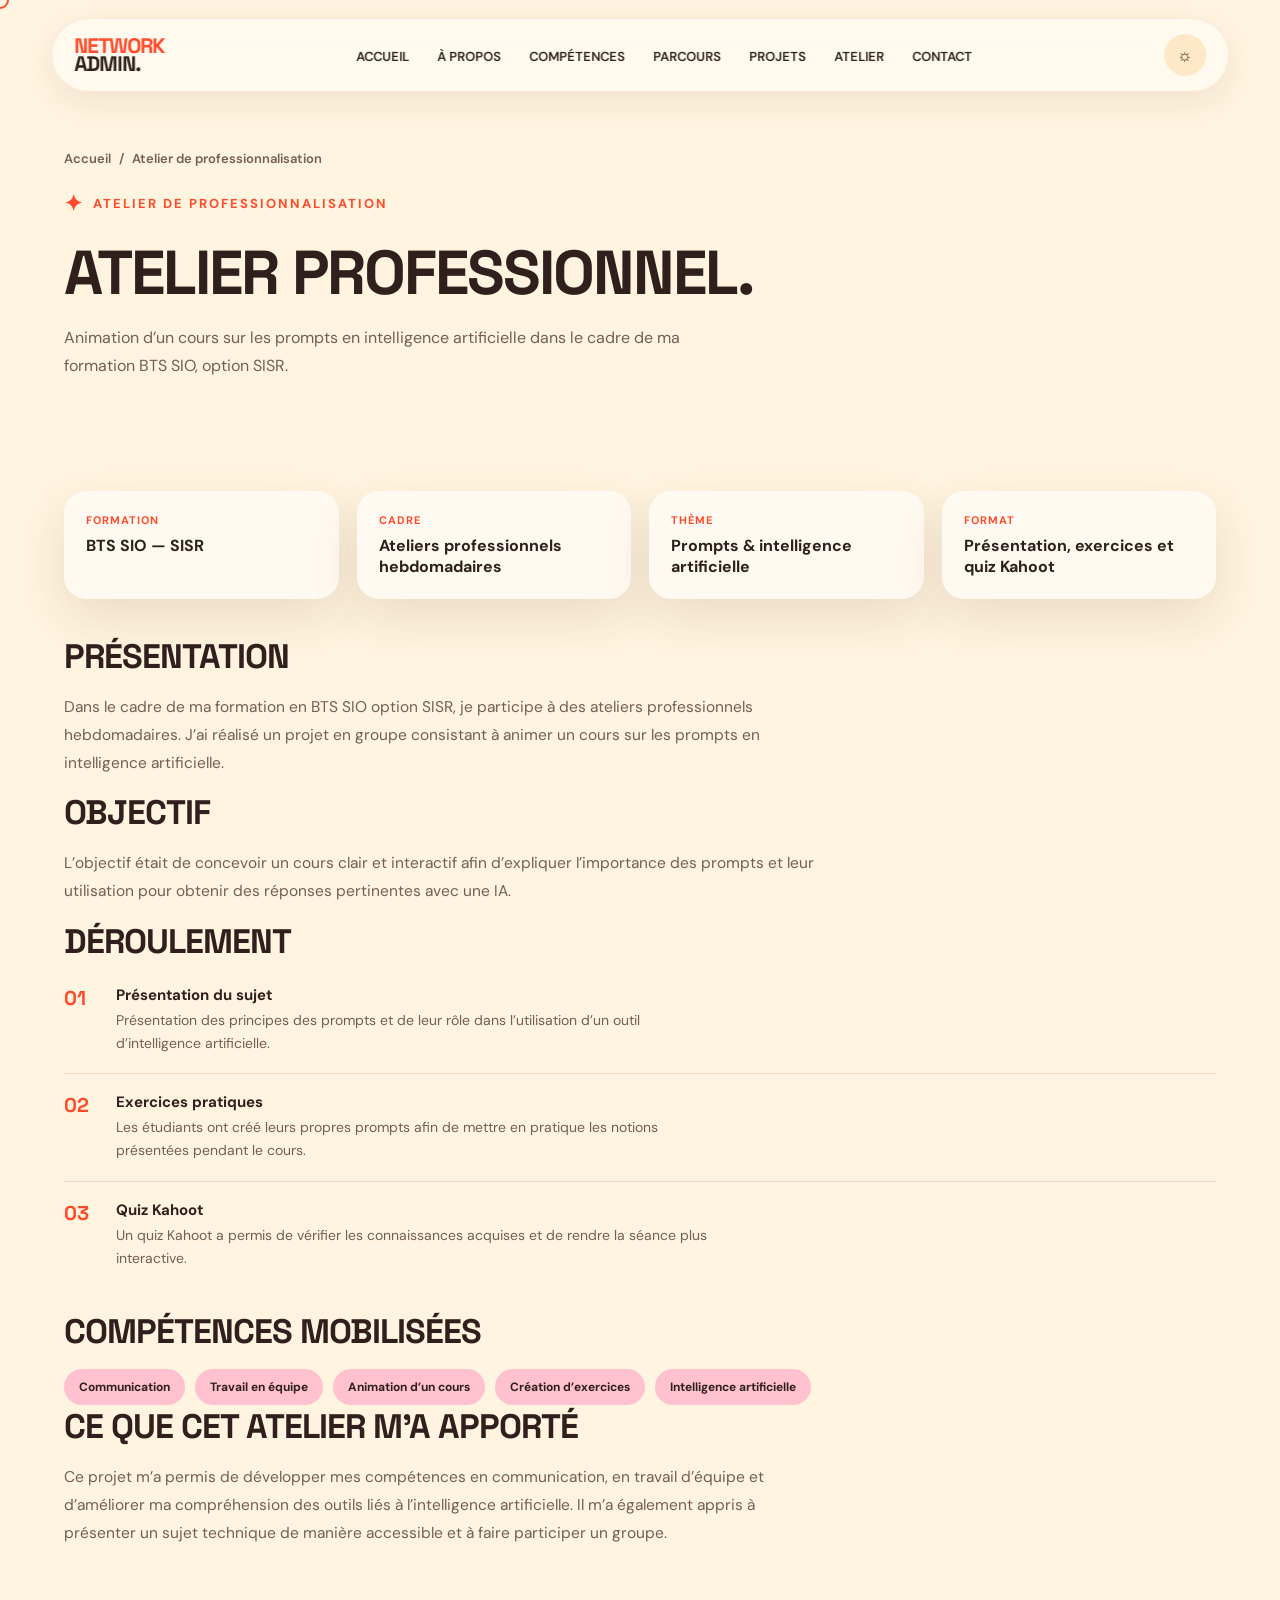
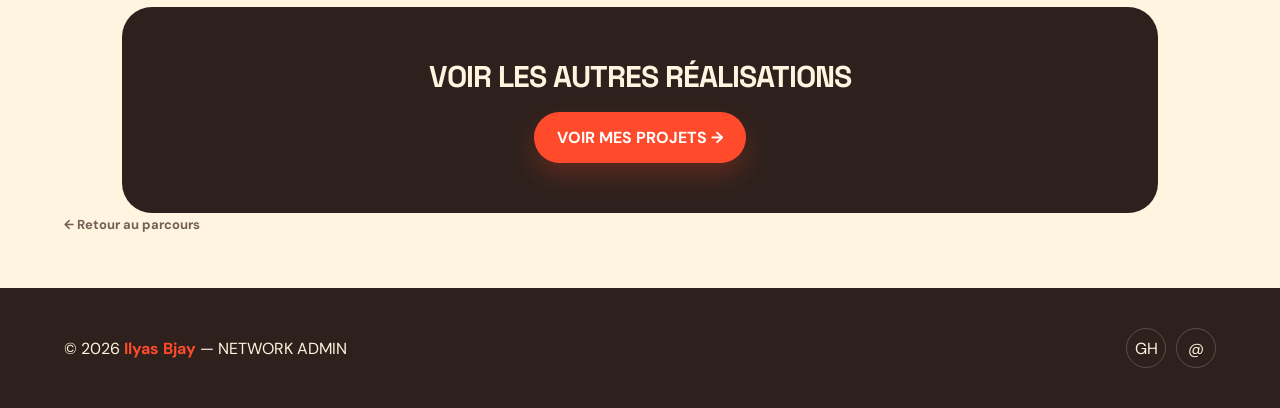
<file: atelier-professionnel.html>
<!DOCTYPE html>
<html lang="fr">
<head>
<meta charset="UTF-8">
<meta name="viewport" content="width=device-width, initial-scale=1.0">

<title>Atelier de professionnalisation — Ilyas Bjay</title>

<link rel="preconnect" href="https://fonts.googleapis.com">
<link rel="preconnect" href="https://fonts.gstatic.com" crossorigin>
<link href="https://fonts.googleapis.com/css2?family=DM+Sans:wght@400;500;600;700&family=Space+Grotesk:wght@400;500;600;700&display=swap" rel="stylesheet">

<style>

/* =========================================================
   PALETTE
========================================================= */

:root{
    --cream:#fff4df;
    --cream-2:#ffe8c7;
    --orange:#ff4b2b;
    --orange-dark:#e83b20;
    --coral:#ff725c;
    --pink:#ff82aa;
    --pink-light:#ffc0d0;
    --yellow:#ffd56a;
    --brown:#2e211d;
    --muted:#745f56;
    --white:#fffaf1;
    --green:#58b89c;
    --purple:#9c7cff;

    --shadow:0 18px 50px rgba(93,45,27,.12);
    --radius:30px;
}

*{
    box-sizing:border-box;
    margin:0;
    padding:0;
}

html{
    scroll-behavior:smooth;
}

body{
    font-family:"DM Sans",sans-serif;
    background:var(--cream);
    color:var(--brown);
    overflow-x:hidden;
}

body.dark{
    --cream:#211917;
    --cream-2:#332421;
    --white:#2a211e;
    --brown:#fff4df;
    --muted:#d7bfb5;
    --shadow:0 18px 50px rgba(0,0,0,.25);
}

a{
    color:inherit;
    text-decoration:none;
}

button{
    font-family:inherit;
    border:0;
    cursor:pointer;
}

/* =========================================================
   CURSEUR
========================================================= */

.cursor{
    width:18px;
    height:18px;
    border:2px solid var(--orange);
    border-radius:50%;
    position:fixed;
    pointer-events:none;
    z-index:9999;
    transform:translate(-50%,-50%);
    transition:
        width .2s,
        height .2s,
        background .2s;
}

.cursor.active{
    width:45px;
    height:45px;
    background:rgba(255,75,43,.12);
}

/* =========================================================
   DECORATIONS
========================================================= */

.shape{
    position:absolute;
    pointer-events:none;
    z-index:0;
}

.blob{
    width:480px;
    height:480px;
    background:var(--pink);
    border-radius:55% 45% 60% 40%;
    opacity:.85;
    animation:blobMove 8s ease-in-out infinite;
}

.blob.orange{
    background:var(--orange);
    width:300px;
    height:300px;
}

.star{
    font-size:55px;
    color:var(--orange);
    animation:spin 10s linear infinite;
}

@keyframes blobMove{
    0%,100%{transform:rotate(0deg) scale(1)}
    50%{transform:rotate(8deg) scale(1.05)}
}

@keyframes spin{
    from{transform:rotate(0)}
    to{transform:rotate(360deg)}
}

/* =========================================================
   NAVBAR
========================================================= */

nav{
    position:fixed;
    top:18px;
    left:50%;
    transform:translateX(-50%);
    width:min(1180px,92%);
    padding:15px 22px;
    background:rgba(255,250,241,.88);
    backdrop-filter:blur(18px);
    border:1px solid rgba(255,75,43,.1);
    border-radius:50px;
    display:flex;
    align-items:center;
    justify-content:space-between;
    z-index:1000;
    box-shadow:0 10px 35px rgba(70,30,15,.08);
}

body.dark nav{
    background:rgba(42,33,30,.9);
}

.logo{
    font-family:"Space Grotesk",sans-serif;
    font-weight:700;
    line-height:.85;
    color:var(--orange);
    font-size:21px;
    letter-spacing:-1px;
}

.logo span{
    color:var(--brown);
}

.nav-links{
    display:flex;
    gap:28px;
    list-style:none;
}

.nav-links a{
    font-size:13px;
    font-weight:600;
    transition:.25s;
}

.nav-links a:hover{
    color:var(--orange);
}

.nav-actions{
    display:flex;
    align-items:center;
    gap:9px;
}

.circle-btn{
    width:42px;
    height:42px;
    border-radius:50%;
    background:var(--cream-2);
    color:var(--brown);
    display:grid;
    place-items:center;
    font-size:17px;
    transition:.25s;
}

.circle-btn:hover{
    transform:rotate(12deg) scale(1.08);
    background:var(--pink-light);
}

.menu-btn{
    display:none;
}

/* =========================================================
   HERO
========================================================= */

.hero{
    min-height:850px;
    padding:150px max(5%,calc((100vw - 1180px)/2)) 80px;
    position:relative;
    display:grid;
    grid-template-columns:1fr 1fr;
    align-items:center;
    gap:50px;
    overflow:hidden;
}

.hero-content{
    position:relative;
    z-index:2;
}

.eyebrow{
    display:inline-flex;
    align-items:center;
    gap:9px;
    color:var(--orange);
    font-size:13px;
    font-weight:700;
    letter-spacing:2px;
    text-transform:uppercase;
    margin-bottom:25px;
}

.eyebrow::before{
    content:"✦";
    font-size:22px;
}

.hero h1{
    font-family:"Space Grotesk",sans-serif;
    font-size:clamp(60px,7vw,105px);
    line-height:.83;
    letter-spacing:-6px;
    text-transform:uppercase;
}

.hero h1 .orange{
    color:var(--orange);
}

.hero h1 .pink{
    color:var(--pink);
    font-style:italic;
}

.hero-description{
    max-width:480px;
    margin:30px 0;
    color:var(--muted);
    font-size:16px;
    line-height:1.7;
}

.hero-buttons{
    display:flex;
    gap:12px;
    flex-wrap:wrap;
}

.btn{
    display:inline-flex;
    align-items:center;
    gap:12px;
    padding:15px 23px;
    border-radius:50px;
    font-weight:700;
    transition:.3s;
}

.btn-primary{
    background:var(--orange);
    color:white;
    box-shadow:0 12px 25px rgba(255,75,43,.22);
}

.btn-primary:hover{
    transform:translateY(-4px);
    box-shadow:0 17px 35px rgba(255,75,43,.3);
}

.btn-secondary{
    border:2px solid var(--brown);
}

.btn-secondary:hover{
    background:var(--brown);
    color:var(--cream);
}

.hero-visual{
    height:550px;
    position:relative;
    z-index:2;
}

.profile-card{
    position:absolute;
    inset:30px 20px 30px 30px;
    background:var(--pink);
    border-radius:45% 45% 40% 40%;
    overflow:hidden;
    box-shadow:var(--shadow);
    display:flex;
    align-items:flex-end;
    justify-content:center;
}

.profile-card::before{
    content:"";
    position:absolute;
    width:90%;
    height:90%;
    background:var(--orange);
    border-radius:50%;
    top:-25%;
    left:-30%;
    opacity:.8;
}

.profile-placeholder{
    width:72%;
    height:85%;
    background:linear-gradient(145deg,#ffd8c5,#ff9c82);
    border-radius:48% 48% 0 0;
    position:relative;
    z-index:2;
    display:flex;
    align-items:center;
    justify-content:center;
    font-size:120px;
}

.profile-placeholder::after{
    content:"NETWORK";
    position:absolute;
    bottom:35px;
    font-family:"Space Grotesk";
    font-size:24px;
    font-weight:700;
    color:var(--orange);
}

.floating-card{
    position:absolute;
    z-index:5;
    background:var(--white);
    border-radius:22px;
    padding:18px;
    box-shadow:var(--shadow);
    animation:float 4s ease-in-out infinite;
}

.status-card{
    top:35px;
    right:-5px;
}

.status-dot{
    display:inline-block;
    width:9px;
    height:9px;
    border-radius:50%;
    background:#39c98a;
    margin-right:7px;
    box-shadow:0 0 12px #39c98a;
}

.status-title{
    font-size:11px;
    font-weight:700;
    color:var(--green);
}

.status-value{
    font-size:22px;
    font-weight:700;
    margin-top:6px;
}

.terminal-card{
    bottom:45px;
    left:-35px;
    width:240px;
}

.terminal-card code{
    font-family:monospace;
    font-size:12px;
    color:var(--orange);
    line-height:1.7;
}

@keyframes float{
    0%,100%{transform:translateY(0)}
    50%{transform:translateY(-13px)}
}

/* =========================================================
   TICKER
========================================================= */

.ticker{
    overflow:hidden;
    background:var(--orange);
    color:white;
    padding:17px 0;
    transform:rotate(-1deg) scale(1.03);
}

.ticker-track{
    display:flex;
    width:max-content;
    animation:ticker 22s linear infinite;
}

.ticker span{
    font-family:"Space Grotesk";
    font-size:20px;
    font-weight:700;
    padding:0 25px;
    white-space:nowrap;
}

@keyframes ticker{
    to{transform:translateX(-50%)}
}

/* =========================================================
   SECTIONS
========================================================= */

section{
    padding:110px max(5%,calc((100vw - 1180px)/2));
    position:relative;
}

.section-title{
    font-family:"Space Grotesk";
    font-size:clamp(42px,6vw,75px);
    line-height:.9;
    text-transform:uppercase;
    letter-spacing:-4px;
    margin-bottom:45px;
}

.section-title span{
    color:var(--orange);
}

.section-intro{
    max-width:600px;
    color:var(--muted);
    line-height:1.7;
    margin-bottom:45px;
}

/* =========================================================
   NETWORK DASHBOARD
========================================================= */

.network-section{
    background:var(--cream-2);
}

.network-grid{
    display:grid;
    grid-template-columns:1.5fr 1fr;
    gap:25px;
}

.network-map{
    min-height:500px;
    background:var(--white);
    border-radius:var(--radius);
    padding:30px;
    position:relative;
    overflow:hidden;
    box-shadow:var(--shadow);
}

.network-map h3{
    font-family:"Space Grotesk";
    font-size:22px;
    margin-bottom:25px;
}

.network-lines{
    position:absolute;
    inset:80px 20px 20px;
}

.network-line{
    position:absolute;
    height:3px;
    background:linear-gradient(90deg,var(--pink),var(--orange));
    transform-origin:left;
    animation:linePulse 2s infinite;
}

.line1{width:250px;top:160px;left:110px;transform:rotate(-30deg)}
.line2{width:220px;top:160px;left:110px;transform:rotate(30deg)}
.line3{width:180px;top:160px;left:110px}
.line4{width:180px;top:160px;left:110px;transform:rotate(75deg)}

@keyframes linePulse{
    0%,100%{opacity:.4}
    50%{opacity:1}
}

.device{
    width:82px;
    height:82px;
    border-radius:24px;
    background:var(--cream-2);
    position:absolute;
    display:grid;
    place-items:center;
    font-size:30px;
    border:2px solid var(--pink-light);
    z-index:3;
    transition:.3s;
}

.device:hover{
    transform:scale(1.12) rotate(-5deg);
    background:var(--pink-light);
}

.device small{
    position:absolute;
    bottom:-24px;
    font-size:10px;
    font-weight:700;
    white-space:nowrap;
}

.router{left:70px;top:120px}
.server{right:75px;top:75px}
.pc{right:65px;bottom:80px}
.firewall{left:55px;bottom:70px}

.packets{
    position:absolute;
    width:11px;
    height:11px;
    border-radius:50%;
    background:var(--orange);
    z-index:4;
    animation:packet 3s linear infinite;
}

@keyframes packet{
    0%{left:110px;top:160px}
    100%{left:390px;top:90px}
}

.stats{
    display:grid;
    grid-template-columns:1fr 1fr;
    gap:20px;
}

.stat{
    background:var(--white);
    border-radius:var(--radius);
    padding:28px;
    box-shadow:var(--shadow);
    min-height:150px;
    transition:.3s;
}

.stat:hover{
    transform:translateY(-8px) rotate(1deg);
}

.stat-icon{
    font-size:25px;
    margin-bottom:15px;
}

.stat-number{
    font-family:"Space Grotesk";
    font-size:38px;
    font-weight:700;
    color:var(--orange);
}

.stat-label{
    color:var(--muted);
    font-size:13px;
}

/* =========================================================
   ABOUT
========================================================= */

.about-grid{
    display:grid;
    grid-template-columns:1fr 1.5fr;
    gap:60px;
    align-items:center;
}

.about-card{
    background:var(--orange);
    color:white;
    border-radius:40px;
    padding:50px;
    min-height:430px;
    display:flex;
    flex-direction:column;
    justify-content:space-between;
    transform:rotate(-2deg);
    box-shadow:var(--shadow);
}

.about-card h3{
    font-family:"Space Grotesk";
    font-size:48px;
    line-height:.9;
}

.about-card .big-symbol{
    font-size:120px;
    line-height:.8;
}

.about-text h2{
    font-family:"Space Grotesk";
    font-size:40px;
    margin-bottom:20px;
}

.about-text p{
    color:var(--muted);
    line-height:1.8;
    margin-bottom:20px;
}

.tags{
    display:flex;
    flex-wrap:wrap;
    gap:10px;
}

.tag{
    padding:10px 15px;
    border-radius:30px;
    background:var(--pink-light);
    font-size:12px;
    font-weight:700;
}

/* =========================================================
   SKILLS
========================================================= */

.skills-section{
    background:var(--cream-2);
}

.skills-grid{
    display:grid;
    grid-template-columns:1fr 1fr;
    gap:25px;
}

.skill{
    background:var(--white);
    padding:25px;
    border-radius:25px;
    box-shadow:var(--shadow);
}

.skill-head{
    display:flex;
    justify-content:space-between;
    margin-bottom:13px;
    font-weight:700;
}

.skill-percent{
    color:var(--orange);
}

.progress{
    height:13px;
    background:var(--cream-2);
    border-radius:20px;
    overflow:hidden;
}

.progress-bar{
    height:100%;
    width:0;
    border-radius:20px;
    background:linear-gradient(90deg,var(--orange),var(--pink));
    transition:width 1.5s cubic-bezier(.2,.8,.2,1);
}

.skill:hover .progress-bar{
    filter:saturate(1.3);
}

/* =========================================================
   EXPERIENCE
========================================================= */

.timeline{
    position:relative;
    max-width:900px;
    margin:auto;
}

.timeline::before{
    content:"";
    position:absolute;
    left:50%;
    top:0;
    bottom:0;
    width:3px;
    background:linear-gradient(var(--orange),var(--pink));
    transform:translateX(-50%);
}

.timeline-item{
    width:50%;
    padding:20px 45px;
    position:relative;
}

.timeline-item:nth-child(odd){
    margin-right:auto;
    text-align:right;
}

.timeline-item:nth-child(even){
    margin-left:auto;
}

.timeline-dot{
    width:18px;
    height:18px;
    background:var(--orange);
    border:5px solid var(--cream);
    border-radius:50%;
    position:absolute;
    top:35px;
    right:-9px;
    z-index:2;
}

.timeline-item:nth-child(even) .timeline-dot{
    left:-9px;
}

.timeline-card{
    background:var(--white);
    border-radius:25px;
    padding:28px;
    box-shadow:var(--shadow);
    transition:.3s;
}

.timeline-card:hover{
    transform:translateY(-7px);
}

.timeline-card .date{
    color:var(--orange);
    font-weight:700;
    font-size:12px;
}

.timeline-card h3{
    font-family:"Space Grotesk";
    margin:8px 0;
}

.timeline-card p{
    color:var(--muted);
    line-height:1.6;
    font-size:14px;
}

/* =========================================================
   PROJECTS
========================================================= */

.projects-section{
    background:var(--orange);
    color:white;
}

.projects-section .section-title span{
    color:var(--yellow);
}

.projects-grid{
    display:grid;
    grid-template-columns:repeat(3,1fr);
    gap:20px;
}

.project{
    min-height:360px;
    background:var(--white);
    color:var(--brown);
    border-radius:30px;
    overflow:hidden;
    position:relative;
    transition:.4s;
    cursor:pointer;
}

.project:hover{
    transform:translateY(-12px) rotate(1deg);
}

.project-visual{
    height:200px;
    display:grid;
    place-items:center;
    font-size:70px;
    background:linear-gradient(135deg,var(--pink-light),var(--cream-2));
}

.project:nth-child(2) .project-visual{
    background:linear-gradient(135deg,#ffc5a4,#ff755c);
}

.project:nth-child(3) .project-visual{
    background:linear-gradient(135deg,#d9c7ff,#9c7cff);
}

.project-content{
    padding:22px;
}

.project-content small{
    color:var(--orange);
    font-weight:700;
}

.project-content h3{
    font-family:"Space Grotesk";
    font-size:24px;
    margin:5px 0 8px;
}

.project-content p{
    color:var(--muted);
    font-size:13px;
    line-height:1.5;
}

.project-arrow{
    position:absolute;
    right:18px;
    bottom:18px;
    width:42px;
    height:42px;
    border-radius:50%;
    background:var(--orange);
    color:white;
    display:grid;
    place-items:center;
}

/* =========================================================
   TERMINAL
========================================================= */

.terminal-section{
    background:#211917;
    color:#fff4df;
}

.terminal{
    max-width:950px;
    margin:auto;
    background:#151110;
    border-radius:25px;
    overflow:hidden;
    box-shadow:0 30px 80px rgba(0,0,0,.25);
    border:1px solid #493833;
}

.terminal-header{
    padding:15px 20px;
    display:flex;
    align-items:center;
    gap:7px;
    border-bottom:1px solid #493833;
}

.terminal-header i{
    width:11px;
    height:11px;
    border-radius:50%;
    background:var(--pink);
}

.terminal-header i:nth-child(2){background:var(--yellow)}
.terminal-header i:nth-child(3){background:var(--green)}

.terminal-body{
    padding:25px;
    min-height:320px;
    font-family:monospace;
    font-size:14px;
    line-height:1.8;
}

.terminal-output{
    color:#d9cbc3;
}

.terminal-input{
    display:flex;
    gap:8px;
}

.terminal-input span{
    color:#ff725c;
}

.terminal-input input{
    flex:1;
    background:none;
    border:0;
    outline:none;
    color:#fff4df;
    font:inherit;
}

/* =========================================================
   CONTACT
========================================================= */

.contact{
    background:var(--cream-2);
}

.contact-box{
    background:var(--pink);
    border-radius:45px;
    padding:70px;
    display:grid;
    grid-template-columns:1fr 1fr;
    gap:60px;
    position:relative;
    overflow:hidden;
    box-shadow:var(--shadow);
}

.contact-box::after{
    content:"✦";
    position:absolute;
    right:30px;
    bottom:-30px;
    font-size:180px;
    color:rgba(255,255,255,.25);
}

.contact-box h2{
    font-family:"Space Grotesk";
    font-size:clamp(45px,6vw,75px);
    line-height:.85;
    text-transform:uppercase;
}

.contact-box p{
    margin-top:25px;
    line-height:1.7;
}

.contact-form{
    display:flex;
    flex-direction:column;
    gap:12px;
    position:relative;
    z-index:2;
}

.contact-form input,
.contact-form textarea{
    border:0;
    padding:17px 20px;
    border-radius:15px;
    background:rgba(255,250,241,.8);
    color:var(--brown);
    font-family:inherit;
    outline:none;
}

.contact-form textarea{
    min-height:130px;
    resize:vertical;
}

.contact-form button{
    background:var(--orange);
    color:white;
    padding:17px;
    border-radius:50px;
    font-weight:700;
}

/* =========================================================
   FOOTER
========================================================= */

footer{
    background:var(--brown);
    color:var(--cream);
    padding:40px 5%;
    display:flex;
    justify-content:space-between;
    align-items:center;
}

footer strong{
    color:var(--orange);
}

.socials{
    display:flex;
    gap:10px;
}

.social{
    width:40px;
    height:40px;
    border:1px solid rgba(255,255,255,.2);
    border-radius:50%;
    display:grid;
    place-items:center;
    transition:.3s;
}

.social:hover{
    background:var(--orange);
    border-color:var(--orange);
    transform:translateY(-4px);
}

/* =========================================================
   MODAL
========================================================= */

.modal{
    position:fixed;
    inset:0;
    background:rgba(25,15,12,.75);
    backdrop-filter:blur(12px);
    display:none;
    place-items:center;
    z-index:3000;
    padding:20px;
}

.modal.show{
    display:grid;
}

.modal-box{
    width:min(650px,100%);
    background:var(--white);
    color:var(--brown);
    padding:40px;
    border-radius:30px;
    position:relative;
    animation:modalIn .3s ease;
}

@keyframes modalIn{
    from{transform:scale(.8);opacity:0}
    to{transform:scale(1);opacity:1}
}

.close-modal{
    position:absolute;
    right:20px;
    top:20px;
    width:38px;
    height:38px;
    border-radius:50%;
    background:var(--cream-2);
}

.modal-box h2{
    font-family:"Space Grotesk";
    font-size:40px;
    color:var(--orange);
    margin-bottom:15px;
}

.modal-box p{
    color:var(--muted);
    line-height:1.7;
}

/* =========================================================
   REVEAL
========================================================= */

.reveal{
    opacity:0;
    transform:translateY(40px);
    transition:opacity .8s ease,transform .8s ease;
}

.reveal.visible{
    opacity:1;
    transform:translateY(0);
}

/* =========================================================
   RESPONSIVE
========================================================= */

@media(max-width:850px){

    nav{
        width:94%;
    }

    .nav-links{
        display:none;
        position:absolute;
        top:70px;
        left:0;
        width:100%;
        background:var(--white);
        padding:20px;
        border-radius:25px;
        flex-direction:column;
        box-shadow:var(--shadow);
    }

    .nav-links.open{
        display:flex;
    }

    .menu-btn{
        display:grid;
    }

    .hero{
        grid-template-columns:1fr;
        padding-top:140px;
    }

    .hero h1{
        font-size:62px;
    }

    .hero-visual{
        height:450px;
    }

    .network-grid,
    .about-grid,
    .contact-box{
        grid-template-columns:1fr;
    }

    .projects-grid{
        grid-template-columns:1fr;
    }

    .skills-grid{
        grid-template-columns:1fr;
    }

    .timeline::before{
        left:10px;
    }

    .timeline-item,
    .timeline-item:nth-child(odd),
    .timeline-item:nth-child(even){
        width:100%;
        margin:0;
        padding-left:40px;
        padding-right:0;
        text-align:left;
    }

    .timeline-dot,
    .timeline-item:nth-child(even) .timeline-dot{
        left:1px;
        right:auto;
    }

    .contact-box{
        padding:40px 25px;
    }

    footer{
        flex-direction:column;
        gap:20px;
        text-align:center;
    }
}

@media(max-width:500px){

    section{
        padding:80px 5%;
    }

    .hero{
        padding-left:5%;
        padding-right:5%;
    }

    .hero h1{
        font-size:50px;
        letter-spacing:-3px;
    }

    .hero-visual{
        height:370px;
    }

    .profile-card{
        inset:20px;
    }

    .floating-card{
        transform:scale(.8);
    }

    .terminal-card{
        left:-15px;
    }

    .stats{
        grid-template-columns:1fr;
    }

    .network-map{
        min-height:420px;
    }
}


/* =========================================================
   SOUS-PAGES (ajouts)
========================================================= */

.subpage-hero{
    padding:150px max(5%,calc((100vw - 1180px)/2)) 50px;
}

.breadcrumb{
    font-size:13px;
    font-weight:600;
    color:var(--muted);
    margin-bottom:22px;
    display:flex;
    gap:8px;
    align-items:center;
    flex-wrap:wrap;
}

.breadcrumb a:hover{
    color:var(--orange);
}

.subpage-hero h1{
    font-family:"Space Grotesk",sans-serif;
    font-size:clamp(36px,5vw,62px);
    line-height:.98;
    letter-spacing:-2px;
    text-transform:uppercase;
    max-width:820px;
}

.subpage-lead{
    max-width:640px;
    color:var(--muted);
    font-size:16px;
    line-height:1.75;
    margin-top:20px;
}

.detail-section{
    padding:35px max(5%,calc((100vw - 1180px)/2));
}

.detail-section h2{
    font-family:"Space Grotesk",sans-serif;
    font-size:clamp(24px,3vw,34px);
    letter-spacing:-1px;
    text-transform:uppercase;
    margin-bottom:16px;
}

.detail-section p{
    color:var(--muted);
    line-height:1.8;
    font-size:15.5px;
    max-width:760px;
    margin-bottom:14px;
}

.info-card-grid{
    display:grid;
    grid-template-columns:repeat(auto-fit,minmax(210px,1fr));
    gap:18px;
    margin:26px 0 36px;
}

.info-card{
    background:var(--white);
    border-radius:22px;
    padding:22px;
    box-shadow:var(--shadow);
}

.info-card .info-label{
    font-size:11px;
    font-weight:700;
    letter-spacing:1px;
    color:var(--orange);
    margin-bottom:8px;
}

.info-card .info-value{
    font-size:16px;
    font-weight:700;
}

.placeholder-box{
    border:2px dashed rgba(46,33,29,.25);
    border-radius:22px;
    padding:32px;
    text-align:center;
    color:var(--muted);
    font-size:14px;
    background:var(--cream-2);
}

body.dark .placeholder-box{
    border-color:rgba(255,244,223,.25);
}

.placeholder-grid{
    display:grid;
    grid-template-columns:repeat(auto-fit,minmax(220px,1fr));
    gap:16px;
    margin:20px 0;
}

.project-grid-page{
    display:grid;
    grid-template-columns:repeat(auto-fit,minmax(280px,1fr));
    gap:22px;
    margin-top:26px;
}

.project-link-card{
    display:block;
    background:var(--white);
    border-radius:var(--radius);
    padding:28px;
    box-shadow:var(--shadow);
    transition:.3s;
}

.project-link-card:hover{
    transform:translateY(-6px);
}

.project-link-card .pill{
    font-size:11px;
    font-weight:700;
    letter-spacing:1px;
    color:var(--orange);
    margin-bottom:10px;
    display:block;
}

.project-link-card h3{
    font-family:"Space Grotesk",sans-serif;
    font-size:19px;
    margin-bottom:10px;
    text-transform:uppercase;
}

.project-link-card p{
    color:var(--muted);
    font-size:14px;
    line-height:1.65;
}

.project-link-card .go{
    margin-top:16px;
    font-weight:700;
    color:var(--orange);
    font-size:13px;
}

.section-kicker{
    font-size:13px;
    font-weight:700;
    letter-spacing:1px;
    color:var(--muted);
    margin-bottom:6px;
}

.back-link{
    display:inline-flex;
    align-items:center;
    gap:8px;
    font-weight:700;
    font-size:13px;
    margin-bottom:20px;
    color:var(--muted);
}

.back-link:hover{
    color:var(--orange);
}

.step-list{
    margin:22px 0;
}

.step-item{
    display:flex;
    gap:18px;
    padding:18px 0;
    border-top:1px solid rgba(46,33,29,.1);
}

body.dark .step-item{
    border-color:rgba(255,244,223,.1);
}

.step-item:first-child{
    border-top:0;
    padding-top:0;
}

.step-num{
    font-family:"Space Grotesk",sans-serif;
    font-weight:700;
    color:var(--orange);
    font-size:20px;
    min-width:34px;
}

.step-item h4{
    font-size:15px;
    margin-bottom:4px;
}

.step-item p{
    color:var(--muted);
    font-size:14px;
    line-height:1.65;
    margin:0;
    max-width:600px;
}

.cta-band{
    background:var(--brown);
    color:var(--cream);
    border-radius:var(--radius);
    padding:50px max(6%,40px);
    margin:60px max(5%,calc((100vw - 1180px)/2)) 0;
    text-align:center;
}

.cta-band h2{
    font-family:"Space Grotesk",sans-serif;
    font-size:clamp(22px,3vw,30px);
    text-transform:uppercase;
    margin-bottom:16px;
}

.two-col{
    display:grid;
    grid-template-columns:1fr 1fr;
    gap:40px;
}

@media(max-width:820px){
    .two-col{ grid-template-columns:1fr; }
}

.code-block{
    background:var(--brown);
    color:var(--cream);
    border-radius:22px;
    padding:24px;
    overflow-x:auto;
    font-family:monospace;
    font-size:13px;
    line-height:1.7;
    margin:20px 0;
    box-shadow:var(--shadow);
}

.code-block .cmt{
    opacity:.55;
}


</style>
</head>

<body>

<div class="cursor"></div>

<!-- =====================================================
     NAVIGATION
===================================================== -->

<nav>

    <a href="index.html#home" class="logo">
        NETWORK<br>
        <span>ADMIN.</span>
    </a>

    <ul class="nav-links" id="navLinks">
        <li><a href="index.html#home">ACCUEIL</a></li>
        <li><a href="index.html#about">À PROPOS</a></li>
        <li><a href="index.html#skills">COMPÉTENCES</a></li>
        <li><a href="index.html#experience">PARCOURS</a></li>
        <li><a href="projets.html">PROJETS</a></li>
        <li><a href="atelier-professionnel.html">ATELIER</a></li>
        <li><a href="index.html#contact">CONTACT</a></li>
    </ul>

    <div class="nav-actions">
        <button class="circle-btn" id="themeBtn">☼</button>
        <button class="circle-btn menu-btn" id="menuBtn">☰</button>
    </div>

</nav>

<main>

<section class="subpage-hero">
<div class="breadcrumb">
    <a href="index.html#home">Accueil</a> / <span>Atelier de professionnalisation</span>
</div>

<div class="eyebrow">ATELIER DE PROFESSIONNALISATION</div>

<h1>ATELIER <span class="orange">PROFESSIONNEL.</span></h1>

<p class="subpage-lead">
    Animation d’un cours sur les prompts en intelligence artificielle
    dans le cadre de ma formation BTS SIO, option SISR.
</p>
</section>


<section class="detail-section reveal">

<div class="info-card-grid">

<div class="info-card">
    <div class="info-label">FORMATION</div>
    <div class="info-value">BTS SIO — SISR</div>
</div>

<div class="info-card">
    <div class="info-label">CADRE</div>
    <div class="info-value">Ateliers professionnels hebdomadaires</div>
</div>

<div class="info-card">
    <div class="info-label">THÈME</div>
    <div class="info-value">Prompts & intelligence artificielle</div>
</div>

<div class="info-card">
    <div class="info-label">FORMAT</div>
    <div class="info-value">Présentation, exercices et quiz Kahoot</div>
</div>

</div>

<h2>Présentation</h2>

<p>
Dans le cadre de ma formation en BTS SIO option SISR, je participe à des
ateliers professionnels hebdomadaires. J’ai réalisé un projet en groupe
consistant à animer un cours sur les prompts en intelligence artificielle.
</p>

<h2>Objectif</h2>

<p>
L’objectif était de concevoir un cours clair et interactif afin d’expliquer
l’importance des prompts et leur utilisation pour obtenir des réponses
pertinentes avec une IA.
</p>

<h2>Déroulement</h2>

<div class="step-list">

<div class="step-item">
    <div class="step-num">01</div>
    <div>
        <h4>Présentation du sujet</h4>
        <p>Présentation des principes des prompts et de leur rôle dans l’utilisation d’un outil d’intelligence artificielle.</p>
    </div>
</div>

<div class="step-item">
    <div class="step-num">02</div>
    <div>
        <h4>Exercices pratiques</h4>
        <p>Les étudiants ont créé leurs propres prompts afin de mettre en pratique les notions présentées pendant le cours.</p>
    </div>
</div>

<div class="step-item">
    <div class="step-num">03</div>
    <div>
        <h4>Quiz Kahoot</h4>
        <p>Un quiz Kahoot a permis de vérifier les connaissances acquises et de rendre la séance plus interactive.</p>
    </div>
</div>

</div>

<h2>Compétences mobilisées</h2>

<div class="tags">
    <span class="tag">Communication</span>
    <span class="tag">Travail en équipe</span>
    <span class="tag">Animation d’un cours</span>
    <span class="tag">Création d’exercices</span>
    <span class="tag">Intelligence artificielle</span>
</div>

<h2>Ce que cet atelier m’a apporté</h2>

<p>
Ce projet m’a permis de développer mes compétences en communication,
en travail d’équipe et d’améliorer ma compréhension des outils liés
à l’intelligence artificielle. Il m’a également appris à présenter
un sujet technique de manière accessible et à faire participer un groupe.
</p>

<div class="cta-band">
    <h2>Voir les autres réalisations</h2>
    <a href="projets.html" class="btn btn-primary">VOIR MES PROJETS →</a>
</div>

<a href="index.html#experience" class="back-link">← Retour au parcours</a>

</section>


</main>

<!-- =====================================================
     FOOTER
===================================================== -->

<footer>

<div>
    © 2026 <strong>Ilyas Bjay</strong> — NETWORK ADMIN
</div>

<div class="socials">

<a class="social" href="https://github.com/bjayilyas-lang" target="_blank">GH</a>

<a class="social" href="mailto:bjayilyas@gmail.com">@</a>

</div>

</footer>


<script>

/* CURSEUR */
const cursor = document.querySelector(".cursor");

document.addEventListener("mousemove", e => {
    cursor.style.left = e.clientX + "px";
    cursor.style.top = e.clientY + "px";
});

document.querySelectorAll("a,button,.project-link-card").forEach(el => {
    el.addEventListener("mouseenter", () => cursor.classList.add("active"));
    el.addEventListener("mouseleave", () => cursor.classList.remove("active"));
});

/* MOBILE MENU */
const menuBtn = document.getElementById("menuBtn");
const navLinks = document.getElementById("navLinks");

menuBtn.addEventListener("click", () => {
    navLinks.classList.toggle("open");
});

document.querySelectorAll(".nav-links a").forEach(link => {
    link.addEventListener("click", () => {
        navLinks.classList.remove("open");
    });
});

/* DARK MODE */
const themeBtn = document.getElementById("themeBtn");

themeBtn.addEventListener("click", () => {
    document.body.classList.toggle("dark");
    themeBtn.textContent =
        document.body.classList.contains("dark") ? "☾" : "☼";
});

/* SCROLL REVEAL */
const observer = new IntersectionObserver(
    entries => {
        entries.forEach(entry => {
            if (entry.isIntersecting) {
                entry.target.classList.add("visible");
            }
        });
    },
    { threshold: .12 }
);

document.querySelectorAll(".reveal").forEach(el => observer.observe(el));

</script>

</body>
</html>
</file>
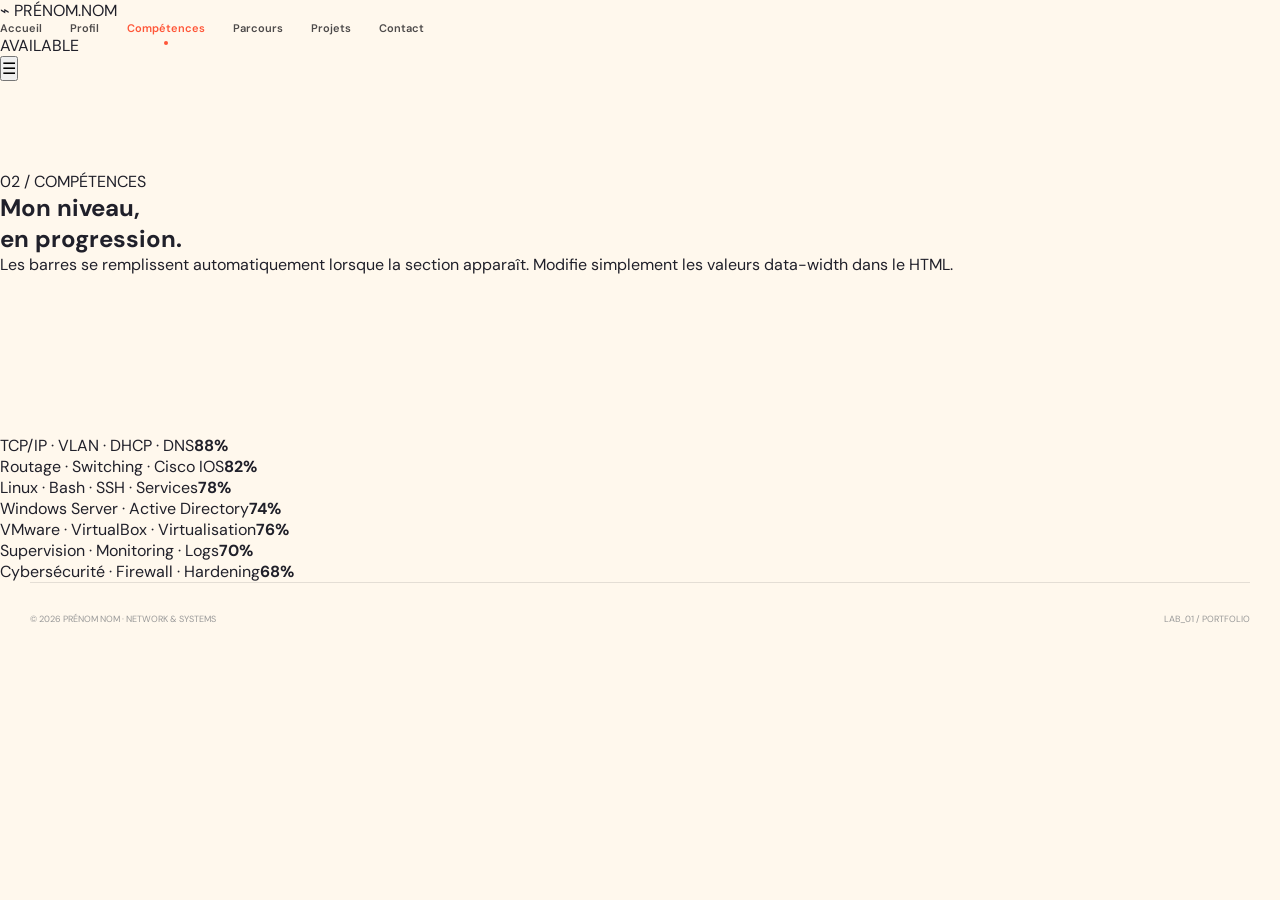
<file: competences.html>
<!doctype html><html lang="fr"><head><meta charset="utf-8"><meta name="viewport" content="width=device-width,initial-scale=1">
<title>Compétences — Prénom Nom</title><link rel="preconnect" href="https://fonts.googleapis.com"><link rel="preconnect" href="https://fonts.gstatic.com" crossorigin>
<link href="https://fonts.googleapis.com/css2?family=DM+Sans:wght@400;500;600;700&family=Space+Mono:wght@400;700&display=swap" rel="stylesheet">
<link rel="stylesheet" href="style.css"></head><body><nav><a class="brand" href="index.html"><span class="brand-mark">⌁</span> PRÉNOM.NOM</a>
    <div class="nav-links"><a class="" href="index.html">Accueil</a><a class="" href="profil.html">Profil</a><a class="active" href="competences.html">Compétences</a><a class="" href="parcours.html">Parcours</a><a class="" href="projets.html">Projets</a><a class="" href="contact.html">Contact</a></div>
    <div class="nav-status"><i class="pulse"></i> AVAILABLE</div><button class="menu" aria-label="menu">☰</button></nav><main>
<section class="page-head reveal"><div class="eyebrow">02 / COMPÉTENCES</div><h1 class="title">Mon niveau,<br><span>en progression.</span></h1><p class="muted">Les barres se remplissent automatiquement lorsque la section apparaît. Modifie simplement les valeurs data-width dans le HTML.</p></section>
<section class="skills reveal">
<div class="skill"><div class="skilltop"><span>TCP/IP · VLAN · DHCP · DNS</span><b>88%</b></div><div class="bar"><div class="fill" data-width="88%"></div></div></div>
<div class="skill"><div class="skilltop"><span>Routage · Switching · Cisco IOS</span><b>82%</b></div><div class="bar"><div class="fill" data-width="82%"></div></div></div>
<div class="skill"><div class="skilltop"><span>Linux · Bash · SSH · Services</span><b>78%</b></div><div class="bar"><div class="fill" data-width="78%"></div></div></div>
<div class="skill"><div class="skilltop"><span>Windows Server · Active Directory</span><b>74%</b></div><div class="bar"><div class="fill" data-width="74%"></div></div></div>
<div class="skill"><div class="skilltop"><span>VMware · VirtualBox · Virtualisation</span><b>76%</b></div><div class="bar"><div class="fill" data-width="76%"></div></div></div>
<div class="skill"><div class="skilltop"><span>Supervision · Monitoring · Logs</span><b>70%</b></div><div class="bar"><div class="fill" data-width="70%"></div></div></div>
<div class="skill"><div class="skilltop"><span>Cybersécurité · Firewall · Hardening</span><b>68%</b></div><div class="bar"><div class="fill" data-width="68%"></div></div></div>
</section></main>
<footer><span>© 2026 PRÉNOM NOM · NETWORK & SYSTEMS</span><span>LAB_01 / PORTFOLIO</span></footer><script src="script.js"></script></body></html>
</file>
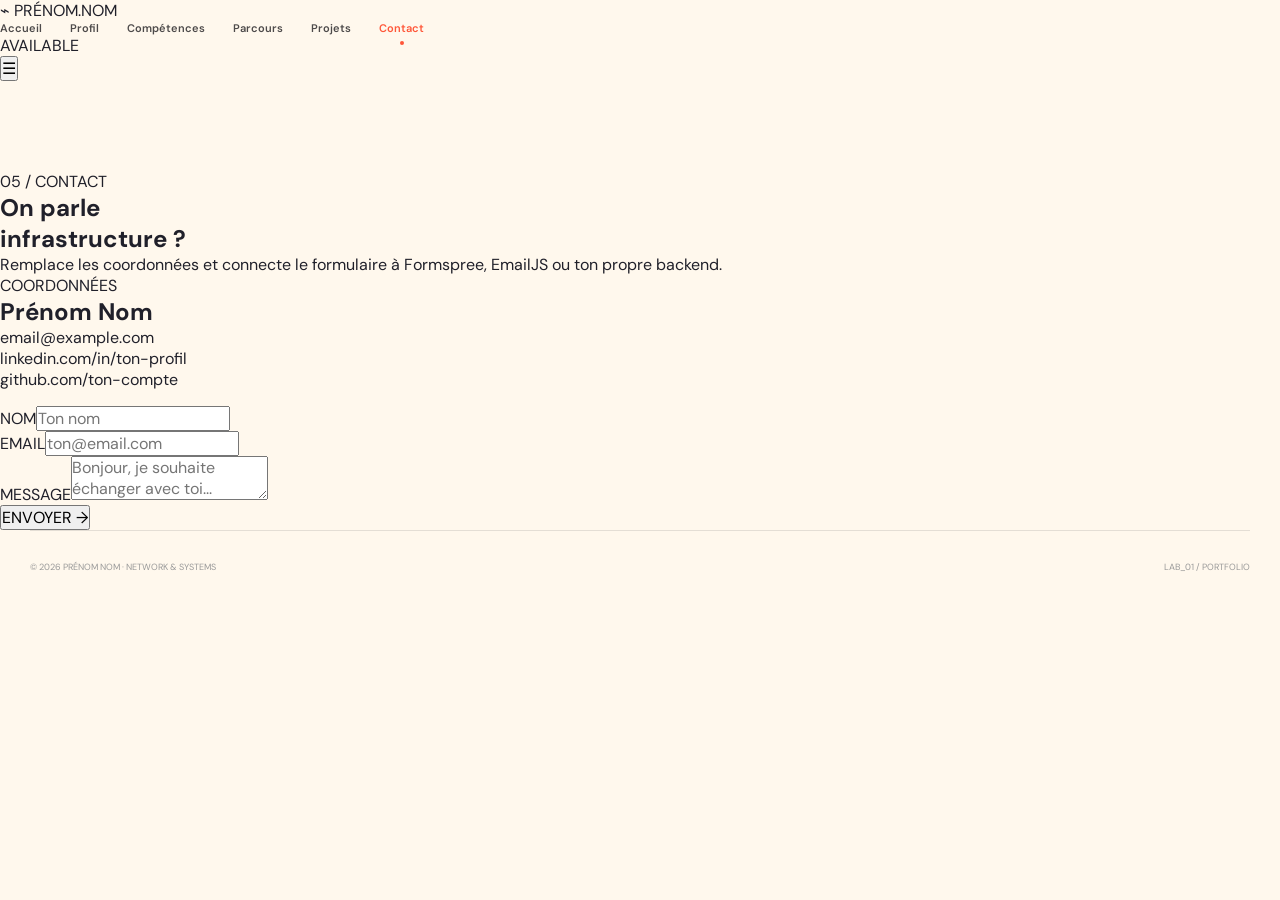
<file: contact.html>
<!doctype html><html lang="fr"><head><meta charset="utf-8"><meta name="viewport" content="width=device-width,initial-scale=1">
<title>Contact — Prénom Nom</title><link rel="preconnect" href="https://fonts.googleapis.com"><link rel="preconnect" href="https://fonts.gstatic.com" crossorigin>
<link href="https://fonts.googleapis.com/css2?family=DM+Sans:wght@400;500;600;700&family=Space+Mono:wght@400;700&display=swap" rel="stylesheet">
<link rel="stylesheet" href="style.css"></head><body><nav><a class="brand" href="index.html"><span class="brand-mark">⌁</span> PRÉNOM.NOM</a>
    <div class="nav-links"><a class="" href="index.html">Accueil</a><a class="" href="profil.html">Profil</a><a class="" href="competences.html">Compétences</a><a class="" href="parcours.html">Parcours</a><a class="" href="projets.html">Projets</a><a class="active" href="contact.html">Contact</a></div>
    <div class="nav-status"><i class="pulse"></i> AVAILABLE</div><button class="menu" aria-label="menu">☰</button></nav><main>
<section class="page-head reveal"><div class="eyebrow">05 / CONTACT</div><h1 class="title">On parle<br><span>infrastructure ?</span></h1><p class="muted">Remplace les coordonnées et connecte le formulaire à Formspree, EmailJS ou ton propre backend.</p></section>
<section class="form">
<div class="card reveal"><div class="num">COORDONNÉES</div><h2>Prénom Nom</h2><p class="muted">email@example.com<br>linkedin.com/in/ton-profil<br>github.com/ton-compte</p></div>
<form id="contactForm" class="card reveal" style="margin-top:16px"><div class="field"><label>NOM</label><input required placeholder="Ton nom"></div>
<div class="field"><label>EMAIL</label><input required type="email" placeholder="ton@email.com"></div>
<div class="field"><label>MESSAGE</label><textarea required placeholder="Bonjour, je souhaite échanger avec toi..."></textarea></div>
<button class="btn primary" type="submit">ENVOYER →</button><p id="formMsg" class="notice"></p></form>
</section></main>
<footer><span>© 2026 PRÉNOM NOM · NETWORK & SYSTEMS</span><span>LAB_01 / PORTFOLIO</span></footer><script src="script.js"></script></body></html>
</file>
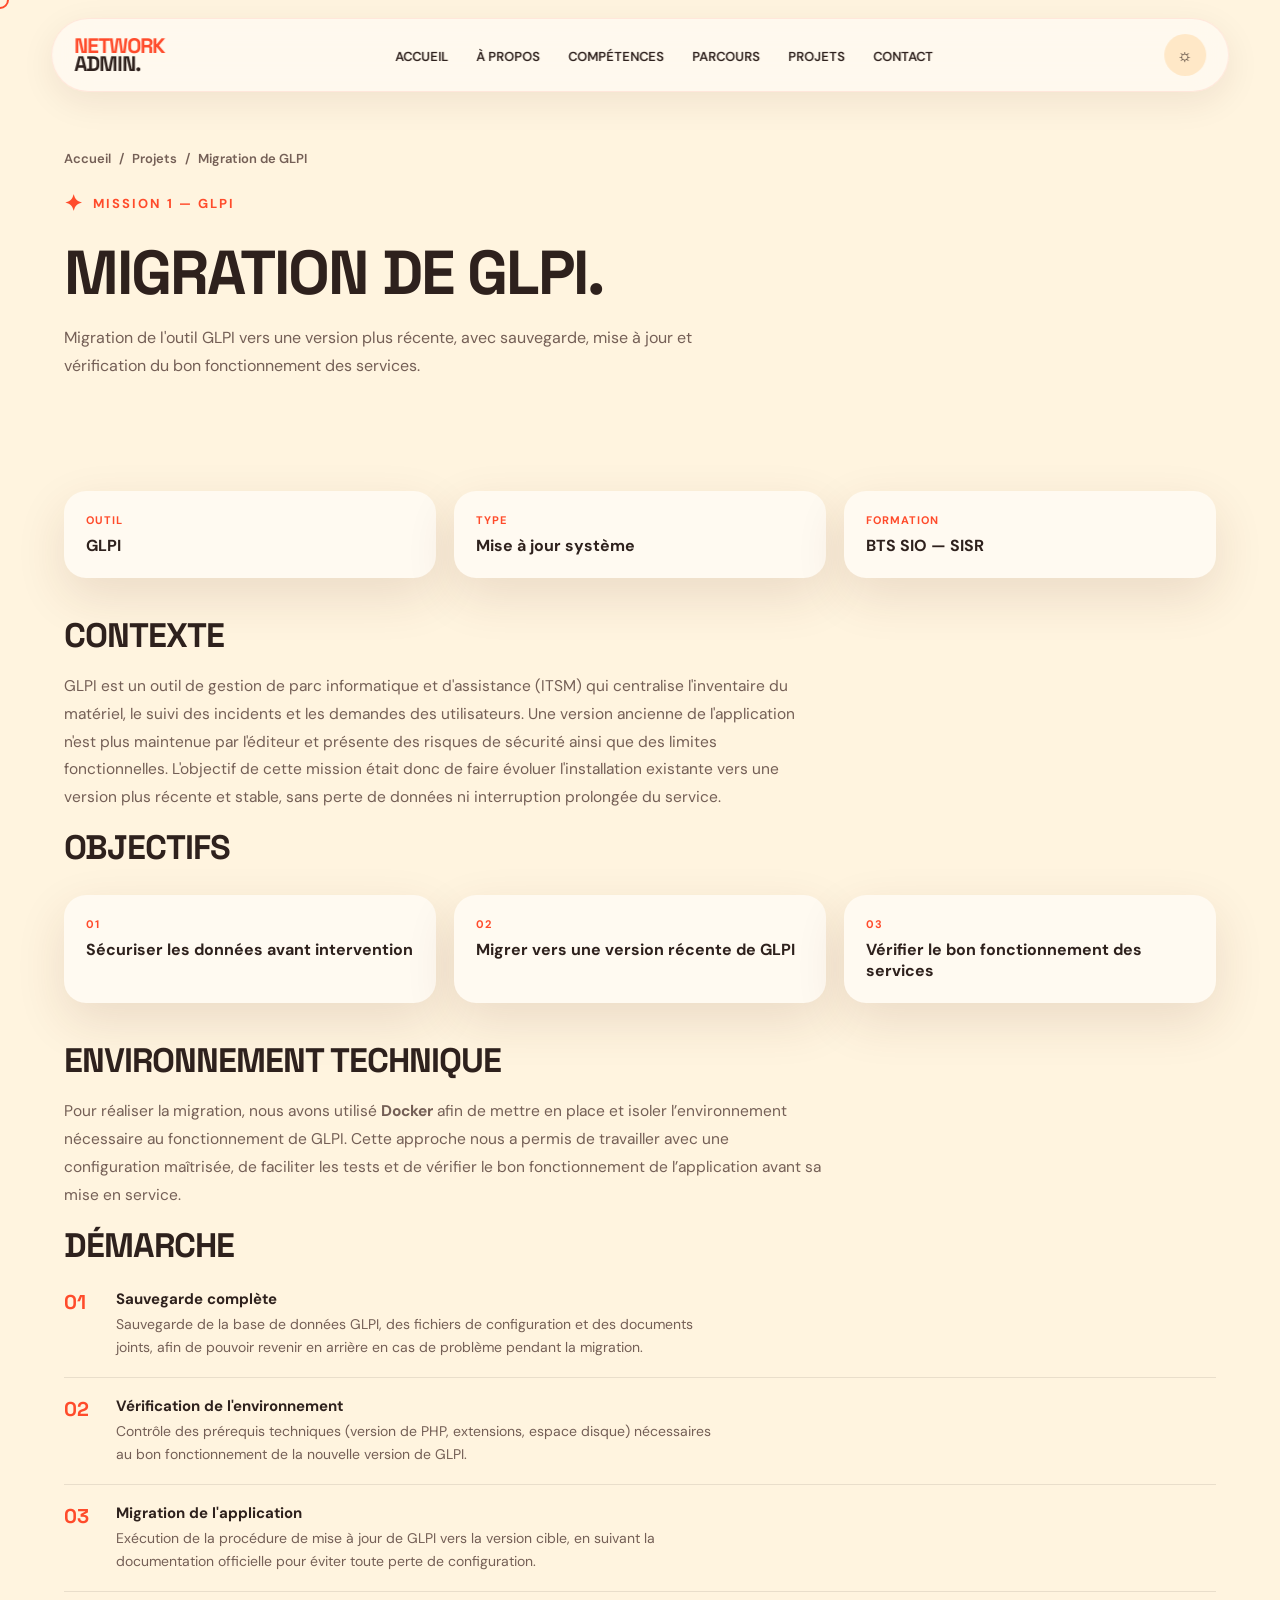
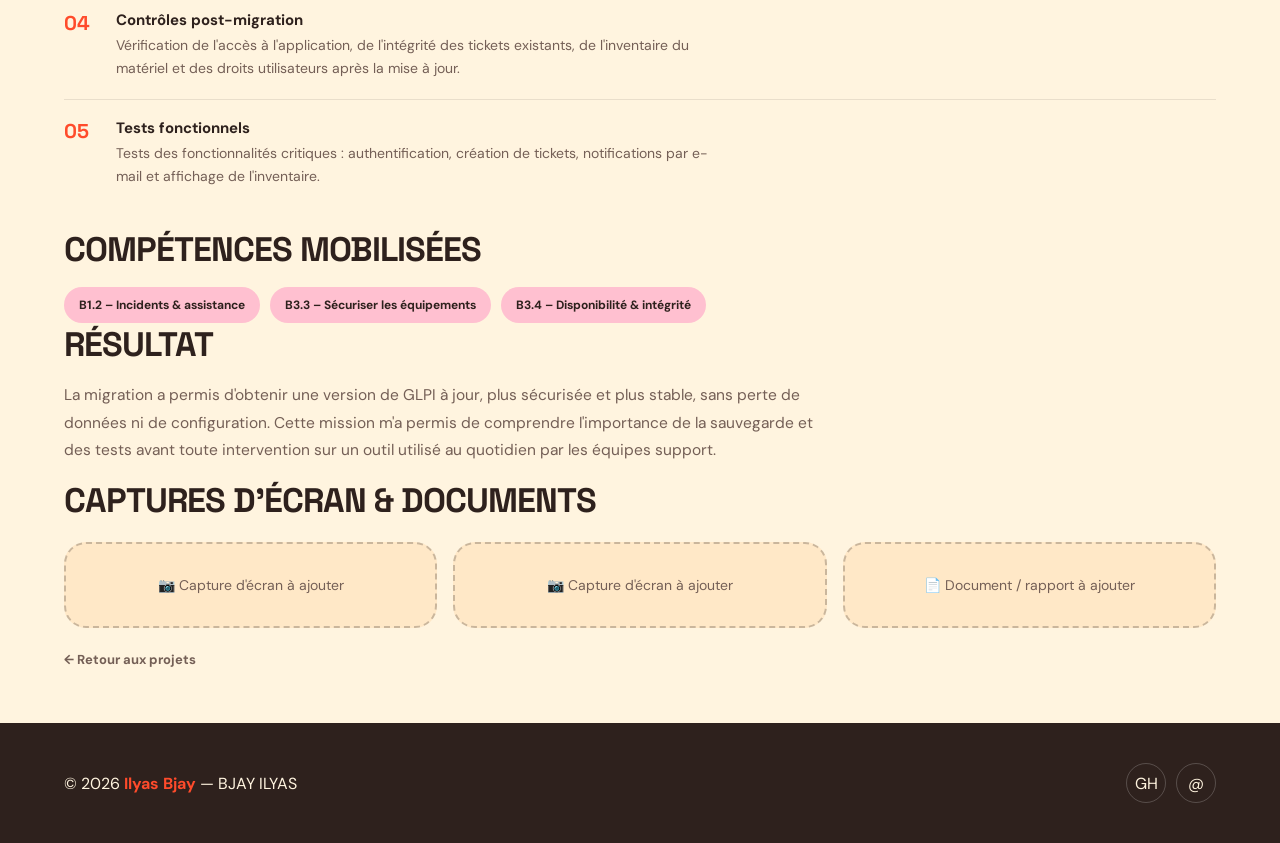
<file: mission-1.html>
<!DOCTYPE html>
<html lang="fr">
<head>
<meta charset="UTF-8">
<meta name="viewport" content="width=device-width, initial-scale=1.0">

<title>Migration de GLPI — Ilyas Bjay</title>

<link rel="preconnect" href="https://fonts.googleapis.com">
<link rel="preconnect" href="https://fonts.gstatic.com" crossorigin>
<link href="https://fonts.googleapis.com/css2?family=DM+Sans:wght@400;500;600;700&family=Space+Grotesk:wght@400;500;600;700&display=swap" rel="stylesheet">

<style>

/* =========================================================
   PALETTE
========================================================= */

:root{
    --cream:#fff4df;
    --cream-2:#ffe8c7;
    --orange:#ff4b2b;
    --orange-dark:#e83b20;
    --coral:#ff725c;
    --pink:#ff82aa;
    --pink-light:#ffc0d0;
    --yellow:#ffd56a;
    --brown:#2e211d;
    --muted:#745f56;
    --white:#fffaf1;
    --green:#58b89c;
    --purple:#9c7cff;

    --shadow:0 18px 50px rgba(93,45,27,.12);
    --radius:30px;
}

*{
    box-sizing:border-box;
    margin:0;
    padding:0;
}

html{
    scroll-behavior:smooth;
}

body{
    font-family:"DM Sans",sans-serif;
    background:var(--cream);
    color:var(--brown);
    overflow-x:hidden;
}

body.dark{
    --cream:#211917;
    --cream-2:#332421;
    --white:#2a211e;
    --brown:#fff4df;
    --muted:#d7bfb5;
    --shadow:0 18px 50px rgba(0,0,0,.25);
}

a{
    color:inherit;
    text-decoration:none;
}

button{
    font-family:inherit;
    border:0;
    cursor:pointer;
}

/* =========================================================
   CURSEUR
========================================================= */

.cursor{
    width:18px;
    height:18px;
    border:2px solid var(--orange);
    border-radius:50%;
    position:fixed;
    pointer-events:none;
    z-index:9999;
    transform:translate(-50%,-50%);
    transition:
        width .2s,
        height .2s,
        background .2s;
}

.cursor.active{
    width:45px;
    height:45px;
    background:rgba(255,75,43,.12);
}

/* =========================================================
   DECORATIONS
========================================================= */

.shape{
    position:absolute;
    pointer-events:none;
    z-index:0;
}

.blob{
    width:480px;
    height:480px;
    background:var(--pink);
    border-radius:55% 45% 60% 40%;
    opacity:.85;
    animation:blobMove 8s ease-in-out infinite;
}

.blob.orange{
    background:var(--orange);
    width:300px;
    height:300px;
}

.star{
    font-size:55px;
    color:var(--orange);
    animation:spin 10s linear infinite;
}

@keyframes blobMove{
    0%,100%{transform:rotate(0deg) scale(1)}
    50%{transform:rotate(8deg) scale(1.05)}
}

@keyframes spin{
    from{transform:rotate(0)}
    to{transform:rotate(360deg)}
}

/* =========================================================
   NAVBAR
========================================================= */

nav{
    position:fixed;
    top:18px;
    left:50%;
    transform:translateX(-50%);
    width:min(1180px,92%);
    padding:15px 22px;
    background:rgba(255,250,241,.88);
    backdrop-filter:blur(18px);
    border:1px solid rgba(255,75,43,.1);
    border-radius:50px;
    display:flex;
    align-items:center;
    justify-content:space-between;
    z-index:1000;
    box-shadow:0 10px 35px rgba(70,30,15,.08);
}

body.dark nav{
    background:rgba(42,33,30,.9);
}

.logo{
    font-family:"Space Grotesk",sans-serif;
    font-weight:700;
    line-height:.85;
    color:var(--orange);
    font-size:21px;
    letter-spacing:-1px;
}

.logo span{
    color:var(--brown);
}

.nav-links{
    display:flex;
    gap:28px;
    list-style:none;
}

.nav-links a{
    font-size:13px;
    font-weight:600;
    transition:.25s;
}

.nav-links a:hover{
    color:var(--orange);
}

.nav-actions{
    display:flex;
    align-items:center;
    gap:9px;
}

.circle-btn{
    width:42px;
    height:42px;
    border-radius:50%;
    background:var(--cream-2);
    color:var(--brown);
    display:grid;
    place-items:center;
    font-size:17px;
    transition:.25s;
}

.circle-btn:hover{
    transform:rotate(12deg) scale(1.08);
    background:var(--pink-light);
}

.menu-btn{
    display:none;
}

/* =========================================================
   HERO
========================================================= */

.hero{
    min-height:850px;
    padding:150px max(5%,calc((100vw - 1180px)/2)) 80px;
    position:relative;
    display:grid;
    grid-template-columns:1fr 1fr;
    align-items:center;
    gap:50px;
    overflow:hidden;
}

.hero-content{
    position:relative;
    z-index:2;
}

.eyebrow{
    display:inline-flex;
    align-items:center;
    gap:9px;
    color:var(--orange);
    font-size:13px;
    font-weight:700;
    letter-spacing:2px;
    text-transform:uppercase;
    margin-bottom:25px;
}

.eyebrow::before{
    content:"✦";
    font-size:22px;
}

.hero h1{
    font-family:"Space Grotesk",sans-serif;
    font-size:clamp(60px,7vw,105px);
    line-height:.83;
    letter-spacing:-6px;
    text-transform:uppercase;
}

.hero h1 .orange{
    color:var(--orange);
}

.hero h1 .pink{
    color:var(--pink);
    font-style:italic;
}

.hero-description{
    max-width:480px;
    margin:30px 0;
    color:var(--muted);
    font-size:16px;
    line-height:1.7;
}

.hero-buttons{
    display:flex;
    gap:12px;
    flex-wrap:wrap;
}

.btn{
    display:inline-flex;
    align-items:center;
    gap:12px;
    padding:15px 23px;
    border-radius:50px;
    font-weight:700;
    transition:.3s;
}

.btn-primary{
    background:var(--orange);
    color:white;
    box-shadow:0 12px 25px rgba(255,75,43,.22);
}

.btn-primary:hover{
    transform:translateY(-4px);
    box-shadow:0 17px 35px rgba(255,75,43,.3);
}

.btn-secondary{
    border:2px solid var(--brown);
}

.btn-secondary:hover{
    background:var(--brown);
    color:var(--cream);
}

.hero-visual{
    height:550px;
    position:relative;
    z-index:2;
}

.profile-card{
    position:absolute;
    inset:30px 20px 30px 30px;
    background:var(--pink);
    border-radius:45% 45% 40% 40%;
    overflow:hidden;
    box-shadow:var(--shadow);
    display:flex;
    align-items:flex-end;
    justify-content:center;
}

.profile-card::before{
    content:"";
    position:absolute;
    width:90%;
    height:90%;
    background:var(--orange);
    border-radius:50%;
    top:-25%;
    left:-30%;
    opacity:.8;
}

.profile-placeholder{
    width:72%;
    height:85%;
    background:linear-gradient(145deg,#ffd8c5,#ff9c82);
    border-radius:48% 48% 0 0;
    position:relative;
    z-index:2;
    display:flex;
    align-items:center;
    justify-content:center;
    font-size:120px;
}

.profile-placeholder::after{
    content:"NETWORK";
    position:absolute;
    bottom:35px;
    font-family:"Space Grotesk";
    font-size:24px;
    font-weight:700;
    color:var(--orange);
}

.floating-card{
    position:absolute;
    z-index:5;
    background:var(--white);
    border-radius:22px;
    padding:18px;
    box-shadow:var(--shadow);
    animation:float 4s ease-in-out infinite;
}

.status-card{
    top:35px;
    right:-5px;
}

.status-dot{
    display:inline-block;
    width:9px;
    height:9px;
    border-radius:50%;
    background:#39c98a;
    margin-right:7px;
    box-shadow:0 0 12px #39c98a;
}

.status-title{
    font-size:11px;
    font-weight:700;
    color:var(--green);
}

.status-value{
    font-size:22px;
    font-weight:700;
    margin-top:6px;
}

.terminal-card{
    bottom:45px;
    left:-35px;
    width:240px;
}

.terminal-card code{
    font-family:monospace;
    font-size:12px;
    color:var(--orange);
    line-height:1.7;
}

@keyframes float{
    0%,100%{transform:translateY(0)}
    50%{transform:translateY(-13px)}
}

/* =========================================================
   TICKER
========================================================= */

.ticker{
    overflow:hidden;
    background:var(--orange);
    color:white;
    padding:17px 0;
    transform:rotate(-1deg) scale(1.03);
}

.ticker-track{
    display:flex;
    width:max-content;
    animation:ticker 22s linear infinite;
}

.ticker span{
    font-family:"Space Grotesk";
    font-size:20px;
    font-weight:700;
    padding:0 25px;
    white-space:nowrap;
}

@keyframes ticker{
    to{transform:translateX(-50%)}
}

/* =========================================================
   SECTIONS
========================================================= */

section{
    padding:110px max(5%,calc((100vw - 1180px)/2));
    position:relative;
}

.section-title{
    font-family:"Space Grotesk";
    font-size:clamp(42px,6vw,75px);
    line-height:.9;
    text-transform:uppercase;
    letter-spacing:-4px;
    margin-bottom:45px;
}

.section-title span{
    color:var(--orange);
}

.section-intro{
    max-width:600px;
    color:var(--muted);
    line-height:1.7;
    margin-bottom:45px;
}

/* =========================================================
   NETWORK DASHBOARD
========================================================= */

.network-section{
    background:var(--cream-2);
}

.network-grid{
    display:grid;
    grid-template-columns:1.5fr 1fr;
    gap:25px;
}

.network-map{
    min-height:500px;
    background:var(--white);
    border-radius:var(--radius);
    padding:30px;
    position:relative;
    overflow:hidden;
    box-shadow:var(--shadow);
}

.network-map h3{
    font-family:"Space Grotesk";
    font-size:22px;
    margin-bottom:25px;
}

.network-lines{
    position:absolute;
    inset:80px 20px 20px;
}

.network-line{
    position:absolute;
    height:3px;
    background:linear-gradient(90deg,var(--pink),var(--orange));
    transform-origin:left;
    animation:linePulse 2s infinite;
}

.line1{width:250px;top:160px;left:110px;transform:rotate(-30deg)}
.line2{width:220px;top:160px;left:110px;transform:rotate(30deg)}
.line3{width:180px;top:160px;left:110px}
.line4{width:180px;top:160px;left:110px;transform:rotate(75deg)}

@keyframes linePulse{
    0%,100%{opacity:.4}
    50%{opacity:1}
}

.device{
    width:82px;
    height:82px;
    border-radius:24px;
    background:var(--cream-2);
    position:absolute;
    display:grid;
    place-items:center;
    font-size:30px;
    border:2px solid var(--pink-light);
    z-index:3;
    transition:.3s;
}

.device:hover{
    transform:scale(1.12) rotate(-5deg);
    background:var(--pink-light);
}

.device small{
    position:absolute;
    bottom:-24px;
    font-size:10px;
    font-weight:700;
    white-space:nowrap;
}

.router{left:70px;top:120px}
.server{right:75px;top:75px}
.pc{right:65px;bottom:80px}
.firewall{left:55px;bottom:70px}

.packets{
    position:absolute;
    width:11px;
    height:11px;
    border-radius:50%;
    background:var(--orange);
    z-index:4;
    animation:packet 3s linear infinite;
}

@keyframes packet{
    0%{left:110px;top:160px}
    100%{left:390px;top:90px}
}

.stats{
    display:grid;
    grid-template-columns:1fr 1fr;
    gap:20px;
}

.stat{
    background:var(--white);
    border-radius:var(--radius);
    padding:28px;
    box-shadow:var(--shadow);
    min-height:150px;
    transition:.3s;
}

.stat:hover{
    transform:translateY(-8px) rotate(1deg);
}

.stat-icon{
    font-size:25px;
    margin-bottom:15px;
}

.stat-number{
    font-family:"Space Grotesk";
    font-size:38px;
    font-weight:700;
    color:var(--orange);
}

.stat-label{
    color:var(--muted);
    font-size:13px;
}

/* =========================================================
   ABOUT
========================================================= */

.about-grid{
    display:grid;
    grid-template-columns:1fr 1.5fr;
    gap:60px;
    align-items:center;
}

.about-card{
    background:var(--orange);
    color:white;
    border-radius:40px;
    padding:50px;
    min-height:430px;
    display:flex;
    flex-direction:column;
    justify-content:space-between;
    transform:rotate(-2deg);
    box-shadow:var(--shadow);
}

.about-card h3{
    font-family:"Space Grotesk";
    font-size:48px;
    line-height:.9;
}

.about-card .big-symbol{
    font-size:120px;
    line-height:.8;
}

.about-text h2{
    font-family:"Space Grotesk";
    font-size:40px;
    margin-bottom:20px;
}

.about-text p{
    color:var(--muted);
    line-height:1.8;
    margin-bottom:20px;
}

.tags{
    display:flex;
    flex-wrap:wrap;
    gap:10px;
}

.tag{
    padding:10px 15px;
    border-radius:30px;
    background:var(--pink-light);
    font-size:12px;
    font-weight:700;
}

/* =========================================================
   SKILLS
========================================================= */

.skills-section{
    background:var(--cream-2);
}

.skills-grid{
    display:grid;
    grid-template-columns:1fr 1fr;
    gap:25px;
}

.skill{
    background:var(--white);
    padding:25px;
    border-radius:25px;
    box-shadow:var(--shadow);
}

.skill-head{
    display:flex;
    justify-content:space-between;
    margin-bottom:13px;
    font-weight:700;
}

.skill-percent{
    color:var(--orange);
}

.progress{
    height:13px;
    background:var(--cream-2);
    border-radius:20px;
    overflow:hidden;
}

.progress-bar{
    height:100%;
    width:0;
    border-radius:20px;
    background:linear-gradient(90deg,var(--orange),var(--pink));
    transition:width 1.5s cubic-bezier(.2,.8,.2,1);
}

.skill:hover .progress-bar{
    filter:saturate(1.3);
}

/* =========================================================
   EXPERIENCE
========================================================= */

.timeline{
    position:relative;
    max-width:900px;
    margin:auto;
}

.timeline::before{
    content:"";
    position:absolute;
    left:50%;
    top:0;
    bottom:0;
    width:3px;
    background:linear-gradient(var(--orange),var(--pink));
    transform:translateX(-50%);
}

.timeline-item{
    width:50%;
    padding:20px 45px;
    position:relative;
}

.timeline-item:nth-child(odd){
    margin-right:auto;
    text-align:right;
}

.timeline-item:nth-child(even){
    margin-left:auto;
}

.timeline-dot{
    width:18px;
    height:18px;
    background:var(--orange);
    border:5px solid var(--cream);
    border-radius:50%;
    position:absolute;
    top:35px;
    right:-9px;
    z-index:2;
}

.timeline-item:nth-child(even) .timeline-dot{
    left:-9px;
}

.timeline-card{
    background:var(--white);
    border-radius:25px;
    padding:28px;
    box-shadow:var(--shadow);
    transition:.3s;
}

.timeline-card:hover{
    transform:translateY(-7px);
}

.timeline-card .date{
    color:var(--orange);
    font-weight:700;
    font-size:12px;
}

.timeline-card h3{
    font-family:"Space Grotesk";
    margin:8px 0;
}

.timeline-card p{
    color:var(--muted);
    line-height:1.6;
    font-size:14px;
}

/* =========================================================
   PROJECTS
========================================================= */

.projects-section{
    background:var(--orange);
    color:white;
}

.projects-section .section-title span{
    color:var(--yellow);
}

.projects-grid{
    display:grid;
    grid-template-columns:repeat(3,1fr);
    gap:20px;
}

.project{
    min-height:360px;
    background:var(--white);
    color:var(--brown);
    border-radius:30px;
    overflow:hidden;
    position:relative;
    transition:.4s;
    cursor:pointer;
}

.project:hover{
    transform:translateY(-12px) rotate(1deg);
}

.project-visual{
    height:200px;
    display:grid;
    place-items:center;
    font-size:70px;
    background:linear-gradient(135deg,var(--pink-light),var(--cream-2));
}

.project:nth-child(2) .project-visual{
    background:linear-gradient(135deg,#ffc5a4,#ff755c);
}

.project:nth-child(3) .project-visual{
    background:linear-gradient(135deg,#d9c7ff,#9c7cff);
}

.project-content{
    padding:22px;
}

.project-content small{
    color:var(--orange);
    font-weight:700;
}

.project-content h3{
    font-family:"Space Grotesk";
    font-size:24px;
    margin:5px 0 8px;
}

.project-content p{
    color:var(--muted);
    font-size:13px;
    line-height:1.5;
}

.project-arrow{
    position:absolute;
    right:18px;
    bottom:18px;
    width:42px;
    height:42px;
    border-radius:50%;
    background:var(--orange);
    color:white;
    display:grid;
    place-items:center;
}

/* =========================================================
   TERMINAL
========================================================= */

.terminal-section{
    background:#211917;
    color:#fff4df;
}

.terminal{
    max-width:950px;
    margin:auto;
    background:#151110;
    border-radius:25px;
    overflow:hidden;
    box-shadow:0 30px 80px rgba(0,0,0,.25);
    border:1px solid #493833;
}

.terminal-header{
    padding:15px 20px;
    display:flex;
    align-items:center;
    gap:7px;
    border-bottom:1px solid #493833;
}

.terminal-header i{
    width:11px;
    height:11px;
    border-radius:50%;
    background:var(--pink);
}

.terminal-header i:nth-child(2){background:var(--yellow)}
.terminal-header i:nth-child(3){background:var(--green)}

.terminal-body{
    padding:25px;
    min-height:320px;
    font-family:monospace;
    font-size:14px;
    line-height:1.8;
}

.terminal-output{
    color:#d9cbc3;
}

.terminal-input{
    display:flex;
    gap:8px;
}

.terminal-input span{
    color:#ff725c;
}

.terminal-input input{
    flex:1;
    background:none;
    border:0;
    outline:none;
    color:#fff4df;
    font:inherit;
}

/* =========================================================
   CONTACT
========================================================= */

.contact{
    background:var(--cream-2);
}

.contact-box{
    background:var(--pink);
    border-radius:45px;
    padding:70px;
    display:grid;
    grid-template-columns:1fr 1fr;
    gap:60px;
    position:relative;
    overflow:hidden;
    box-shadow:var(--shadow);
}

.contact-box::after{
    content:"✦";
    position:absolute;
    right:30px;
    bottom:-30px;
    font-size:180px;
    color:rgba(255,255,255,.25);
}

.contact-box h2{
    font-family:"Space Grotesk";
    font-size:clamp(45px,6vw,75px);
    line-height:.85;
    text-transform:uppercase;
}

.contact-box p{
    margin-top:25px;
    line-height:1.7;
}

.contact-form{
    display:flex;
    flex-direction:column;
    gap:12px;
    position:relative;
    z-index:2;
}

.contact-form input,
.contact-form textarea{
    border:0;
    padding:17px 20px;
    border-radius:15px;
    background:rgba(255,250,241,.8);
    color:var(--brown);
    font-family:inherit;
    outline:none;
}

.contact-form textarea{
    min-height:130px;
    resize:vertical;
}

.contact-form button{
    background:var(--orange);
    color:white;
    padding:17px;
    border-radius:50px;
    font-weight:700;
}

/* =========================================================
   FOOTER
========================================================= */

footer{
    background:var(--brown);
    color:var(--cream);
    padding:40px 5%;
    display:flex;
    justify-content:space-between;
    align-items:center;
}

footer strong{
    color:var(--orange);
}

.socials{
    display:flex;
    gap:10px;
}

.social{
    width:40px;
    height:40px;
    border:1px solid rgba(255,255,255,.2);
    border-radius:50%;
    display:grid;
    place-items:center;
    transition:.3s;
}

.social:hover{
    background:var(--orange);
    border-color:var(--orange);
    transform:translateY(-4px);
}

/* =========================================================
   MODAL
========================================================= */

.modal{
    position:fixed;
    inset:0;
    background:rgba(25,15,12,.75);
    backdrop-filter:blur(12px);
    display:none;
    place-items:center;
    z-index:3000;
    padding:20px;
}

.modal.show{
    display:grid;
}

.modal-box{
    width:min(650px,100%);
    background:var(--white);
    color:var(--brown);
    padding:40px;
    border-radius:30px;
    position:relative;
    animation:modalIn .3s ease;
}

@keyframes modalIn{
    from{transform:scale(.8);opacity:0}
    to{transform:scale(1);opacity:1}
}

.close-modal{
    position:absolute;
    right:20px;
    top:20px;
    width:38px;
    height:38px;
    border-radius:50%;
    background:var(--cream-2);
}

.modal-box h2{
    font-family:"Space Grotesk";
    font-size:40px;
    color:var(--orange);
    margin-bottom:15px;
}

.modal-box p{
    color:var(--muted);
    line-height:1.7;
}

/* =========================================================
   REVEAL
========================================================= */

.reveal{
    opacity:0;
    transform:translateY(40px);
    transition:opacity .8s ease,transform .8s ease;
}

.reveal.visible{
    opacity:1;
    transform:translateY(0);
}

/* =========================================================
   RESPONSIVE
========================================================= */

@media(max-width:850px){

    nav{
        width:94%;
    }

    .nav-links{
        display:none;
        position:absolute;
        top:70px;
        left:0;
        width:100%;
        background:var(--white);
        padding:20px;
        border-radius:25px;
        flex-direction:column;
        box-shadow:var(--shadow);
    }

    .nav-links.open{
        display:flex;
    }

    .menu-btn{
        display:grid;
    }

    .hero{
        grid-template-columns:1fr;
        padding-top:140px;
    }

    .hero h1{
        font-size:62px;
    }

    .hero-visual{
        height:450px;
    }

    .network-grid,
    .about-grid,
    .contact-box{
        grid-template-columns:1fr;
    }

    .projects-grid{
        grid-template-columns:1fr;
    }

    .skills-grid{
        grid-template-columns:1fr;
    }

    .timeline::before{
        left:10px;
    }

    .timeline-item,
    .timeline-item:nth-child(odd),
    .timeline-item:nth-child(even){
        width:100%;
        margin:0;
        padding-left:40px;
        padding-right:0;
        text-align:left;
    }

    .timeline-dot,
    .timeline-item:nth-child(even) .timeline-dot{
        left:1px;
        right:auto;
    }

    .contact-box{
        padding:40px 25px;
    }

    footer{
        flex-direction:column;
        gap:20px;
        text-align:center;
    }
}

@media(max-width:500px){

    section{
        padding:80px 5%;
    }

    .hero{
        padding-left:5%;
        padding-right:5%;
    }

    .hero h1{
        font-size:50px;
        letter-spacing:-3px;
    }

    .hero-visual{
        height:370px;
    }

    .profile-card{
        inset:20px;
    }

    .floating-card{
        transform:scale(.8);
    }

    .terminal-card{
        left:-15px;
    }

    .stats{
        grid-template-columns:1fr;
    }

    .network-map{
        min-height:420px;
    }
}


/* =========================================================
   SOUS-PAGES (ajouts)
========================================================= */

.subpage-hero{
    padding:150px max(5%,calc((100vw - 1180px)/2)) 50px;
}

.breadcrumb{
    font-size:13px;
    font-weight:600;
    color:var(--muted);
    margin-bottom:22px;
    display:flex;
    gap:8px;
    align-items:center;
    flex-wrap:wrap;
}

.breadcrumb a:hover{
    color:var(--orange);
}

.subpage-hero h1{
    font-family:"Space Grotesk",sans-serif;
    font-size:clamp(36px,5vw,62px);
    line-height:.98;
    letter-spacing:-2px;
    text-transform:uppercase;
    max-width:820px;
}

.subpage-lead{
    max-width:640px;
    color:var(--muted);
    font-size:16px;
    line-height:1.75;
    margin-top:20px;
}

.detail-section{
    padding:35px max(5%,calc((100vw - 1180px)/2));
}

.detail-section h2{
    font-family:"Space Grotesk",sans-serif;
    font-size:clamp(24px,3vw,34px);
    letter-spacing:-1px;
    text-transform:uppercase;
    margin-bottom:16px;
}

.detail-section p{
    color:var(--muted);
    line-height:1.8;
    font-size:15.5px;
    max-width:760px;
    margin-bottom:14px;
}

.info-card-grid{
    display:grid;
    grid-template-columns:repeat(auto-fit,minmax(210px,1fr));
    gap:18px;
    margin:26px 0 36px;
}

.info-card{
    background:var(--white);
    border-radius:22px;
    padding:22px;
    box-shadow:var(--shadow);
}

.info-card .info-label{
    font-size:11px;
    font-weight:700;
    letter-spacing:1px;
    color:var(--orange);
    margin-bottom:8px;
}

.info-card .info-value{
    font-size:16px;
    font-weight:700;
}

.placeholder-box{
    border:2px dashed rgba(46,33,29,.25);
    border-radius:22px;
    padding:32px;
    text-align:center;
    color:var(--muted);
    font-size:14px;
    background:var(--cream-2);
}

body.dark .placeholder-box{
    border-color:rgba(255,244,223,.25);
}

.placeholder-grid{
    display:grid;
    grid-template-columns:repeat(auto-fit,minmax(220px,1fr));
    gap:16px;
    margin:20px 0;
}

.project-grid-page{
    display:grid;
    grid-template-columns:repeat(auto-fit,minmax(280px,1fr));
    gap:22px;
    margin-top:26px;
}

.project-link-card{
    display:block;
    background:var(--white);
    border-radius:var(--radius);
    padding:28px;
    box-shadow:var(--shadow);
    transition:.3s;
}

.project-link-card:hover{
    transform:translateY(-6px);
}

.project-link-card .pill{
    font-size:11px;
    font-weight:700;
    letter-spacing:1px;
    color:var(--orange);
    margin-bottom:10px;
    display:block;
}

.project-link-card h3{
    font-family:"Space Grotesk",sans-serif;
    font-size:19px;
    margin-bottom:10px;
    text-transform:uppercase;
}

.project-link-card p{
    color:var(--muted);
    font-size:14px;
    line-height:1.65;
}

.project-link-card .go{
    margin-top:16px;
    font-weight:700;
    color:var(--orange);
    font-size:13px;
}

.section-kicker{
    font-size:13px;
    font-weight:700;
    letter-spacing:1px;
    color:var(--muted);
    margin-bottom:6px;
}

.back-link{
    display:inline-flex;
    align-items:center;
    gap:8px;
    font-weight:700;
    font-size:13px;
    margin-bottom:20px;
    color:var(--muted);
}

.back-link:hover{
    color:var(--orange);
}

.step-list{
    margin:22px 0;
}

.step-item{
    display:flex;
    gap:18px;
    padding:18px 0;
    border-top:1px solid rgba(46,33,29,.1);
}

body.dark .step-item{
    border-color:rgba(255,244,223,.1);
}

.step-item:first-child{
    border-top:0;
    padding-top:0;
}

.step-num{
    font-family:"Space Grotesk",sans-serif;
    font-weight:700;
    color:var(--orange);
    font-size:20px;
    min-width:34px;
}

.step-item h4{
    font-size:15px;
    margin-bottom:4px;
}

.step-item p{
    color:var(--muted);
    font-size:14px;
    line-height:1.65;
    margin:0;
    max-width:600px;
}

.cta-band{
    background:var(--brown);
    color:var(--cream);
    border-radius:var(--radius);
    padding:50px max(6%,40px);
    margin:60px max(5%,calc((100vw - 1180px)/2)) 0;
    text-align:center;
}

.cta-band h2{
    font-family:"Space Grotesk",sans-serif;
    font-size:clamp(22px,3vw,30px);
    text-transform:uppercase;
    margin-bottom:16px;
}

.two-col{
    display:grid;
    grid-template-columns:1fr 1fr;
    gap:40px;
}

@media(max-width:820px){
    .two-col{ grid-template-columns:1fr; }
}

.code-block{
    background:var(--brown);
    color:var(--cream);
    border-radius:22px;
    padding:24px;
    overflow-x:auto;
    font-family:monospace;
    font-size:13px;
    line-height:1.7;
    margin:20px 0;
    box-shadow:var(--shadow);
}

.code-block .cmt{
    opacity:.55;
}


</style>
</head>

<body>

<div class="cursor"></div>

<!-- =====================================================
     NAVIGATION
===================================================== -->

<nav>

    <a href="index.html#home" class="logo">
        NETWORK<br>
        <span>ADMIN.</span>
    </a>

    <ul class="nav-links" id="navLinks">
        <li><a href="index.html#home">ACCUEIL</a></li>
        <li><a href="index.html#about">À PROPOS</a></li>
        <li><a href="index.html#skills">COMPÉTENCES</a></li>
        <li><a href="index.html#experience">PARCOURS</a></li>
        <li><a href="projets.html">PROJETS</a></li>
        <li><a href="index.html#contact">CONTACT</a></li>
    </ul>

    <div class="nav-actions">
        <button class="circle-btn" id="themeBtn">☼</button>
        <button class="circle-btn menu-btn" id="menuBtn">☰</button>
    </div>

</nav>

<main>

<section class="subpage-hero">

<div class="breadcrumb">
    <a href="index.html#home">Accueil</a> / <a href="projets.html">Projets</a> / <span>Migration de GLPI</span>
</div>

<div class="eyebrow">MISSION 1 — GLPI</div>

<h1>MIGRATION DE <span class="orange">GLPI.</span></h1>

<p class="subpage-lead">
    Migration de l'outil GLPI vers une version plus récente, avec sauvegarde,
    mise à jour et vérification du bon fonctionnement des services.
</p>

</section>


<section class="detail-section reveal">

<div class="info-card-grid">

<div class="info-card">
    <div class="info-label">OUTIL</div>
    <div class="info-value">GLPI</div>
</div>

<div class="info-card">
    <div class="info-label">TYPE</div>
    <div class="info-value">Mise à jour système</div>
</div>

<div class="info-card">
    <div class="info-label">FORMATION</div>
    <div class="info-value">BTS SIO — SISR</div>
</div>

</div>

<h2>Contexte</h2>

<p>
GLPI est un outil de gestion de parc informatique et d'assistance
(ITSM) qui centralise l'inventaire du matériel, le suivi des
incidents et les demandes des utilisateurs. Une version ancienne
de l'application n'est plus maintenue par l'éditeur et présente
des risques de sécurité ainsi que des limites fonctionnelles.
L'objectif de cette mission était donc de faire évoluer
l'installation existante vers une version plus récente et
stable, sans perte de données ni interruption prolongée du
service.
</p>

<h2>Objectifs</h2>

<div class="info-card-grid">

<div class="info-card">
    <div class="info-label">01</div>
    <div class="info-value">Sécuriser les données avant intervention</div>
</div>

<div class="info-card">
    <div class="info-label">02</div>
    <div class="info-value">Migrer vers une version récente de GLPI</div>
</div>

<div class="info-card">
    <div class="info-label">03</div>
    <div class="info-value">Vérifier le bon fonctionnement des services</div>
</div>

</div>

<h2>Environnement technique</h2>

<p>
Pour réaliser la migration, nous avons utilisé <strong>Docker</strong> afin de
mettre en place et isoler l’environnement nécessaire au fonctionnement de GLPI.
Cette approche nous a permis de travailler avec une configuration maîtrisée,
de faciliter les tests et de vérifier le bon fonctionnement de l’application
avant sa mise en service.
</p>

<h2>Démarche</h2>

<div class="step-list">

<div class="step-item">
    <div class="step-num">01</div>
    <div>
        <h4>Sauvegarde complète</h4>
        <p>Sauvegarde de la base de données GLPI, des fichiers de
        configuration et des documents joints, afin de pouvoir revenir
        en arrière en cas de problème pendant la migration.</p>
    </div>
</div>

<div class="step-item">
    <div class="step-num">02</div>
    <div>
        <h4>Vérification de l'environnement</h4>
        <p>Contrôle des prérequis techniques (version de PHP, extensions,
        espace disque) nécessaires au bon fonctionnement de la nouvelle
        version de GLPI.</p>
    </div>
</div>

<div class="step-item">
    <div class="step-num">03</div>
    <div>
        <h4>Migration de l'application</h4>
        <p>Exécution de la procédure de mise à jour de GLPI vers la
        version cible, en suivant la documentation officielle pour
        éviter toute perte de configuration.</p>
    </div>
</div>

<div class="step-item">
    <div class="step-num">04</div>
    <div>
        <h4>Contrôles post-migration</h4>
        <p>Vérification de l'accès à l'application, de l'intégrité des
        tickets existants, de l'inventaire du matériel et des droits
        utilisateurs après la mise à jour.</p>
    </div>
</div>

<div class="step-item">
    <div class="step-num">05</div>
    <div>
        <h4>Tests fonctionnels</h4>
        <p>Tests des fonctionnalités critiques : authentification,
        création de tickets, notifications par e-mail et affichage
        de l'inventaire.</p>
    </div>
</div>

</div>

<h2>Compétences mobilisées</h2>

<div class="tags">
<span class="tag">B1.2 – Incidents & assistance</span>
<span class="tag">B3.3 – Sécuriser les équipements</span>
<span class="tag">B3.4 – Disponibilité & intégrité</span>
</div>

<h2>Résultat</h2>

<p>
La migration a permis d'obtenir une version de GLPI à jour, plus
sécurisée et plus stable, sans perte de données ni de configuration.
Cette mission m'a permis de comprendre l'importance de la sauvegarde
et des tests avant toute intervention sur un outil utilisé au
quotidien par les équipes support.
</p>

<h2>Captures d'écran & documents</h2>

<div class="placeholder-grid">
    <div class="placeholder-box">📷 Capture d'écran à ajouter</div>
    <div class="placeholder-box">📷 Capture d'écran à ajouter</div>
    <div class="placeholder-box">📄 Document / rapport à ajouter</div>
</div>

<a href="projets.html" class="back-link">← Retour aux projets</a>

</section>


</main>

<!-- =====================================================
     FOOTER
===================================================== -->

<footer>

<div>
    © 2026 <strong>Ilyas Bjay</strong> — BJAY ILYAS
</div>

<div class="socials">

<a class="social" href="https://github.com/bjayilyas-lang" target="_blank">GH</a>

<a class="social" href="mailto:bjayilyas@gmail.com">@</a>

</div>

</footer>


<script>

/* CURSEUR */
const cursor = document.querySelector(".cursor");

document.addEventListener("mousemove", e => {
    cursor.style.left = e.clientX + "px";
    cursor.style.top = e.clientY + "px";
});

document.querySelectorAll("a,button,.project-link-card").forEach(el => {
    el.addEventListener("mouseenter", () => cursor.classList.add("active"));
    el.addEventListener("mouseleave", () => cursor.classList.remove("active"));
});

/* MOBILE MENU */
const menuBtn = document.getElementById("menuBtn");
const navLinks = document.getElementById("navLinks");

menuBtn.addEventListener("click", () => {
    navLinks.classList.toggle("open");
});

document.querySelectorAll(".nav-links a").forEach(link => {
    link.addEventListener("click", () => {
        navLinks.classList.remove("open");
    });
});

/* DARK MODE */
const themeBtn = document.getElementById("themeBtn");

themeBtn.addEventListener("click", () => {
    document.body.classList.toggle("dark");
    themeBtn.textContent =
        document.body.classList.contains("dark") ? "☾" : "☼";
});

/* SCROLL REVEAL */
const observer = new IntersectionObserver(
    entries => {
        entries.forEach(entry => {
            if (entry.isIntersecting) {
                entry.target.classList.add("visible");
            }
        });
    },
    { threshold: .12 }
);

document.querySelectorAll(".reveal").forEach(el => observer.observe(el));

</script>

</body>
</html>
</file>
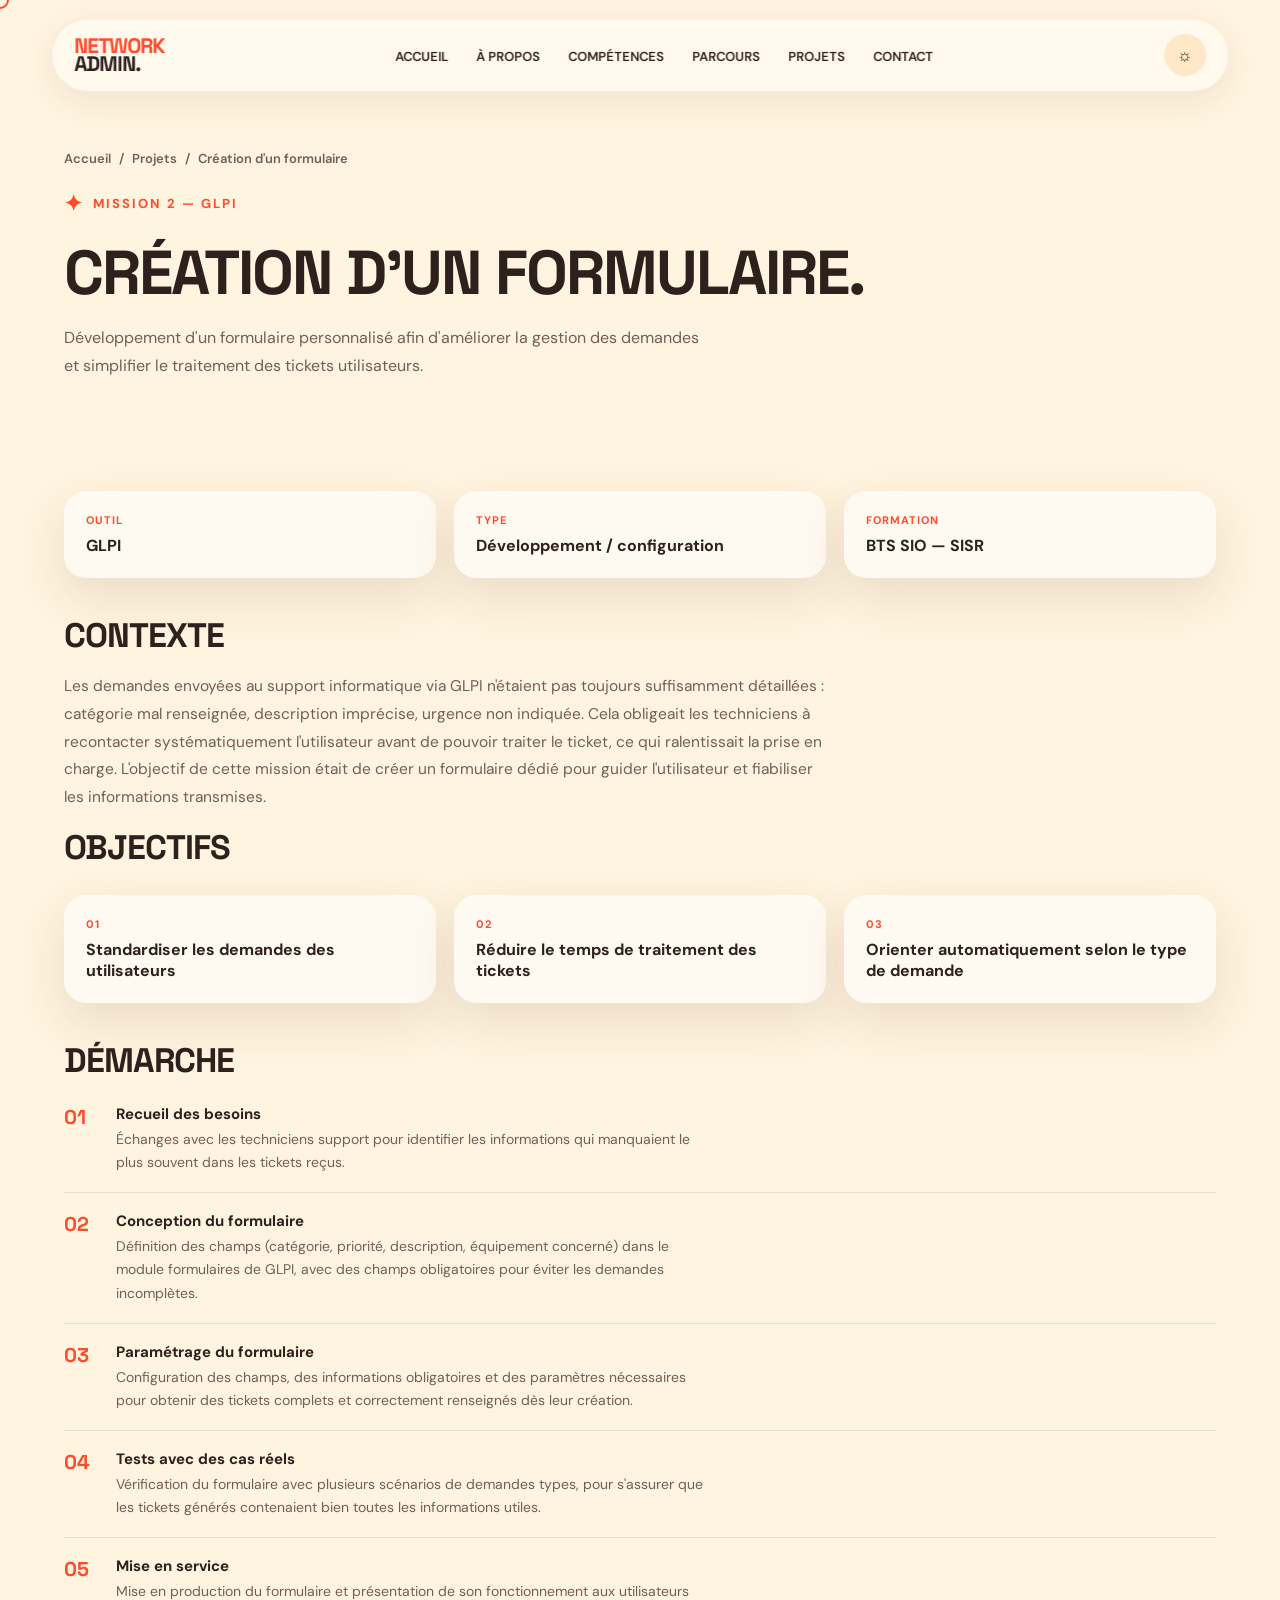
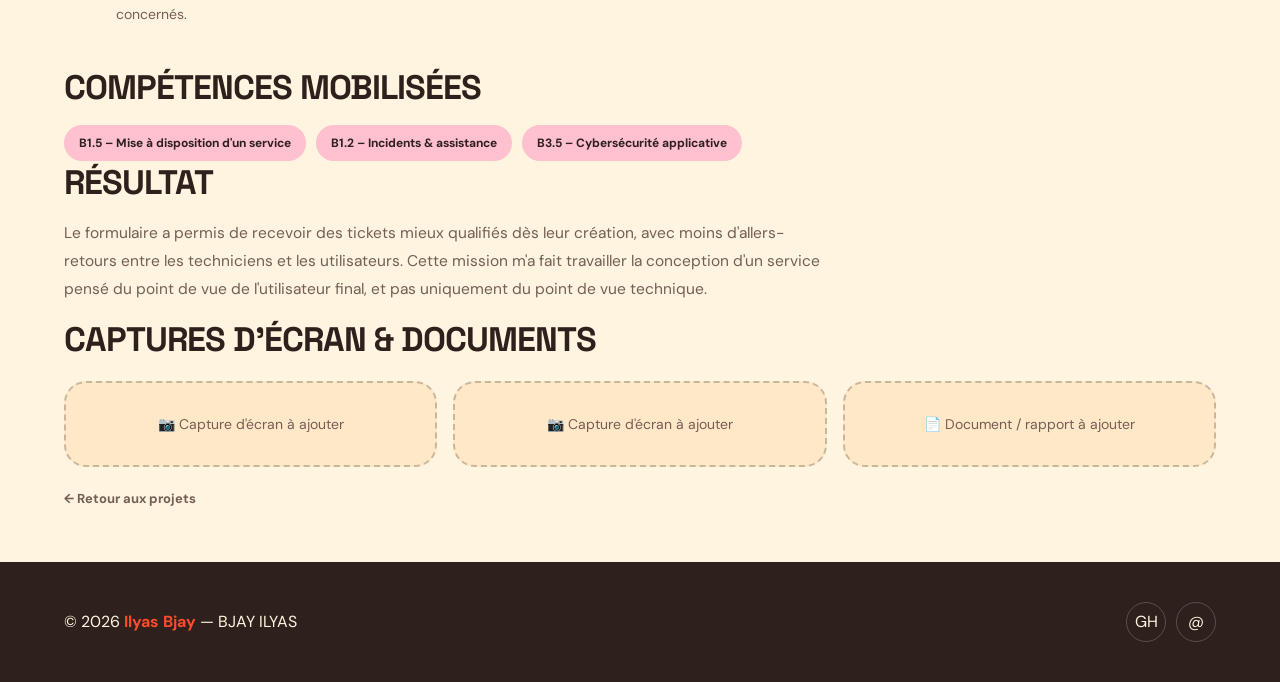
<file: mission-2.html>
<!DOCTYPE html>
<html lang="fr">
<head>
<meta charset="UTF-8">
<meta name="viewport" content="width=device-width, initial-scale=1.0">

<title>Création d'un formulaire — Ilyas Bjay</title>

<link rel="preconnect" href="https://fonts.googleapis.com">
<link rel="preconnect" href="https://fonts.gstatic.com" crossorigin>
<link href="https://fonts.googleapis.com/css2?family=DM+Sans:wght@400;500;600;700&family=Space+Grotesk:wght@400;500;600;700&display=swap" rel="stylesheet">

<style>

/* =========================================================
   PALETTE
========================================================= */

:root{
    --cream:#fff4df;
    --cream-2:#ffe8c7;
    --orange:#ff4b2b;
    --orange-dark:#e83b20;
    --coral:#ff725c;
    --pink:#ff82aa;
    --pink-light:#ffc0d0;
    --yellow:#ffd56a;
    --brown:#2e211d;
    --muted:#745f56;
    --white:#fffaf1;
    --green:#58b89c;
    --purple:#9c7cff;

    --shadow:0 18px 50px rgba(93,45,27,.12);
    --radius:30px;
}

*{
    box-sizing:border-box;
    margin:0;
    padding:0;
}

html{
    scroll-behavior:smooth;
}

body{
    font-family:"DM Sans",sans-serif;
    background:var(--cream);
    color:var(--brown);
    overflow-x:hidden;
}

body.dark{
    --cream:#211917;
    --cream-2:#332421;
    --white:#2a211e;
    --brown:#fff4df;
    --muted:#d7bfb5;
    --shadow:0 18px 50px rgba(0,0,0,.25);
}

a{
    color:inherit;
    text-decoration:none;
}

button{
    font-family:inherit;
    border:0;
    cursor:pointer;
}

/* =========================================================
   CURSEUR
========================================================= */

.cursor{
    width:18px;
    height:18px;
    border:2px solid var(--orange);
    border-radius:50%;
    position:fixed;
    pointer-events:none;
    z-index:9999;
    transform:translate(-50%,-50%);
    transition:
        width .2s,
        height .2s,
        background .2s;
}

.cursor.active{
    width:45px;
    height:45px;
    background:rgba(255,75,43,.12);
}

/* =========================================================
   DECORATIONS
========================================================= */

.shape{
    position:absolute;
    pointer-events:none;
    z-index:0;
}

.blob{
    width:480px;
    height:480px;
    background:var(--pink);
    border-radius:55% 45% 60% 40%;
    opacity:.85;
    animation:blobMove 8s ease-in-out infinite;
}

.blob.orange{
    background:var(--orange);
    width:300px;
    height:300px;
}

.star{
    font-size:55px;
    color:var(--orange);
    animation:spin 10s linear infinite;
}

@keyframes blobMove{
    0%,100%{transform:rotate(0deg) scale(1)}
    50%{transform:rotate(8deg) scale(1.05)}
}

@keyframes spin{
    from{transform:rotate(0)}
    to{transform:rotate(360deg)}
}

/* =========================================================
   NAVBAR
========================================================= */

nav{
    position:fixed;
    top:18px;
    left:50%;
    transform:translateX(-50%);
    width:min(1180px,92%);
    padding:15px 22px;
    background:rgba(255,250,241,.88);
    backdrop-filter:blur(18px);
    border:1px solid rgba(255,75,43,.1);
    border-radius:50px;
    display:flex;
    align-items:center;
    justify-content:space-between;
    z-index:1000;
    box-shadow:0 10px 35px rgba(70,30,15,.08);
}

body.dark nav{
    background:rgba(42,33,30,.9);
}

.logo{
    font-family:"Space Grotesk",sans-serif;
    font-weight:700;
    line-height:.85;
    color:var(--orange);
    font-size:21px;
    letter-spacing:-1px;
}

.logo span{
    color:var(--brown);
}

.nav-links{
    display:flex;
    gap:28px;
    list-style:none;
}

.nav-links a{
    font-size:13px;
    font-weight:600;
    transition:.25s;
}

.nav-links a:hover{
    color:var(--orange);
}

.nav-actions{
    display:flex;
    align-items:center;
    gap:9px;
}

.circle-btn{
    width:42px;
    height:42px;
    border-radius:50%;
    background:var(--cream-2);
    color:var(--brown);
    display:grid;
    place-items:center;
    font-size:17px;
    transition:.25s;
}

.circle-btn:hover{
    transform:rotate(12deg) scale(1.08);
    background:var(--pink-light);
}

.menu-btn{
    display:none;
}

/* =========================================================
   HERO
========================================================= */

.hero{
    min-height:850px;
    padding:150px max(5%,calc((100vw - 1180px)/2)) 80px;
    position:relative;
    display:grid;
    grid-template-columns:1fr 1fr;
    align-items:center;
    gap:50px;
    overflow:hidden;
}

.hero-content{
    position:relative;
    z-index:2;
}

.eyebrow{
    display:inline-flex;
    align-items:center;
    gap:9px;
    color:var(--orange);
    font-size:13px;
    font-weight:700;
    letter-spacing:2px;
    text-transform:uppercase;
    margin-bottom:25px;
}

.eyebrow::before{
    content:"✦";
    font-size:22px;
}

.hero h1{
    font-family:"Space Grotesk",sans-serif;
    font-size:clamp(60px,7vw,105px);
    line-height:.83;
    letter-spacing:-6px;
    text-transform:uppercase;
}

.hero h1 .orange{
    color:var(--orange);
}

.hero h1 .pink{
    color:var(--pink);
    font-style:italic;
}

.hero-description{
    max-width:480px;
    margin:30px 0;
    color:var(--muted);
    font-size:16px;
    line-height:1.7;
}

.hero-buttons{
    display:flex;
    gap:12px;
    flex-wrap:wrap;
}

.btn{
    display:inline-flex;
    align-items:center;
    gap:12px;
    padding:15px 23px;
    border-radius:50px;
    font-weight:700;
    transition:.3s;
}

.btn-primary{
    background:var(--orange);
    color:white;
    box-shadow:0 12px 25px rgba(255,75,43,.22);
}

.btn-primary:hover{
    transform:translateY(-4px);
    box-shadow:0 17px 35px rgba(255,75,43,.3);
}

.btn-secondary{
    border:2px solid var(--brown);
}

.btn-secondary:hover{
    background:var(--brown);
    color:var(--cream);
}

.hero-visual{
    height:550px;
    position:relative;
    z-index:2;
}

.profile-card{
    position:absolute;
    inset:30px 20px 30px 30px;
    background:var(--pink);
    border-radius:45% 45% 40% 40%;
    overflow:hidden;
    box-shadow:var(--shadow);
    display:flex;
    align-items:flex-end;
    justify-content:center;
}

.profile-card::before{
    content:"";
    position:absolute;
    width:90%;
    height:90%;
    background:var(--orange);
    border-radius:50%;
    top:-25%;
    left:-30%;
    opacity:.8;
}

.profile-placeholder{
    width:72%;
    height:85%;
    background:linear-gradient(145deg,#ffd8c5,#ff9c82);
    border-radius:48% 48% 0 0;
    position:relative;
    z-index:2;
    display:flex;
    align-items:center;
    justify-content:center;
    font-size:120px;
}

.profile-placeholder::after{
    content:"NETWORK";
    position:absolute;
    bottom:35px;
    font-family:"Space Grotesk";
    font-size:24px;
    font-weight:700;
    color:var(--orange);
}

.floating-card{
    position:absolute;
    z-index:5;
    background:var(--white);
    border-radius:22px;
    padding:18px;
    box-shadow:var(--shadow);
    animation:float 4s ease-in-out infinite;
}

.status-card{
    top:35px;
    right:-5px;
}

.status-dot{
    display:inline-block;
    width:9px;
    height:9px;
    border-radius:50%;
    background:#39c98a;
    margin-right:7px;
    box-shadow:0 0 12px #39c98a;
}

.status-title{
    font-size:11px;
    font-weight:700;
    color:var(--green);
}

.status-value{
    font-size:22px;
    font-weight:700;
    margin-top:6px;
}

.terminal-card{
    bottom:45px;
    left:-35px;
    width:240px;
}

.terminal-card code{
    font-family:monospace;
    font-size:12px;
    color:var(--orange);
    line-height:1.7;
}

@keyframes float{
    0%,100%{transform:translateY(0)}
    50%{transform:translateY(-13px)}
}

/* =========================================================
   TICKER
========================================================= */

.ticker{
    overflow:hidden;
    background:var(--orange);
    color:white;
    padding:17px 0;
    transform:rotate(-1deg) scale(1.03);
}

.ticker-track{
    display:flex;
    width:max-content;
    animation:ticker 22s linear infinite;
}

.ticker span{
    font-family:"Space Grotesk";
    font-size:20px;
    font-weight:700;
    padding:0 25px;
    white-space:nowrap;
}

@keyframes ticker{
    to{transform:translateX(-50%)}
}

/* =========================================================
   SECTIONS
========================================================= */

section{
    padding:110px max(5%,calc((100vw - 1180px)/2));
    position:relative;
}

.section-title{
    font-family:"Space Grotesk";
    font-size:clamp(42px,6vw,75px);
    line-height:.9;
    text-transform:uppercase;
    letter-spacing:-4px;
    margin-bottom:45px;
}

.section-title span{
    color:var(--orange);
}

.section-intro{
    max-width:600px;
    color:var(--muted);
    line-height:1.7;
    margin-bottom:45px;
}

/* =========================================================
   NETWORK DASHBOARD
========================================================= */

.network-section{
    background:var(--cream-2);
}

.network-grid{
    display:grid;
    grid-template-columns:1.5fr 1fr;
    gap:25px;
}

.network-map{
    min-height:500px;
    background:var(--white);
    border-radius:var(--radius);
    padding:30px;
    position:relative;
    overflow:hidden;
    box-shadow:var(--shadow);
}

.network-map h3{
    font-family:"Space Grotesk";
    font-size:22px;
    margin-bottom:25px;
}

.network-lines{
    position:absolute;
    inset:80px 20px 20px;
}

.network-line{
    position:absolute;
    height:3px;
    background:linear-gradient(90deg,var(--pink),var(--orange));
    transform-origin:left;
    animation:linePulse 2s infinite;
}

.line1{width:250px;top:160px;left:110px;transform:rotate(-30deg)}
.line2{width:220px;top:160px;left:110px;transform:rotate(30deg)}
.line3{width:180px;top:160px;left:110px}
.line4{width:180px;top:160px;left:110px;transform:rotate(75deg)}

@keyframes linePulse{
    0%,100%{opacity:.4}
    50%{opacity:1}
}

.device{
    width:82px;
    height:82px;
    border-radius:24px;
    background:var(--cream-2);
    position:absolute;
    display:grid;
    place-items:center;
    font-size:30px;
    border:2px solid var(--pink-light);
    z-index:3;
    transition:.3s;
}

.device:hover{
    transform:scale(1.12) rotate(-5deg);
    background:var(--pink-light);
}

.device small{
    position:absolute;
    bottom:-24px;
    font-size:10px;
    font-weight:700;
    white-space:nowrap;
}

.router{left:70px;top:120px}
.server{right:75px;top:75px}
.pc{right:65px;bottom:80px}
.firewall{left:55px;bottom:70px}

.packets{
    position:absolute;
    width:11px;
    height:11px;
    border-radius:50%;
    background:var(--orange);
    z-index:4;
    animation:packet 3s linear infinite;
}

@keyframes packet{
    0%{left:110px;top:160px}
    100%{left:390px;top:90px}
}

.stats{
    display:grid;
    grid-template-columns:1fr 1fr;
    gap:20px;
}

.stat{
    background:var(--white);
    border-radius:var(--radius);
    padding:28px;
    box-shadow:var(--shadow);
    min-height:150px;
    transition:.3s;
}

.stat:hover{
    transform:translateY(-8px) rotate(1deg);
}

.stat-icon{
    font-size:25px;
    margin-bottom:15px;
}

.stat-number{
    font-family:"Space Grotesk";
    font-size:38px;
    font-weight:700;
    color:var(--orange);
}

.stat-label{
    color:var(--muted);
    font-size:13px;
}

/* =========================================================
   ABOUT
========================================================= */

.about-grid{
    display:grid;
    grid-template-columns:1fr 1.5fr;
    gap:60px;
    align-items:center;
}

.about-card{
    background:var(--orange);
    color:white;
    border-radius:40px;
    padding:50px;
    min-height:430px;
    display:flex;
    flex-direction:column;
    justify-content:space-between;
    transform:rotate(-2deg);
    box-shadow:var(--shadow);
}

.about-card h3{
    font-family:"Space Grotesk";
    font-size:48px;
    line-height:.9;
}

.about-card .big-symbol{
    font-size:120px;
    line-height:.8;
}

.about-text h2{
    font-family:"Space Grotesk";
    font-size:40px;
    margin-bottom:20px;
}

.about-text p{
    color:var(--muted);
    line-height:1.8;
    margin-bottom:20px;
}

.tags{
    display:flex;
    flex-wrap:wrap;
    gap:10px;
}

.tag{
    padding:10px 15px;
    border-radius:30px;
    background:var(--pink-light);
    font-size:12px;
    font-weight:700;
}

/* =========================================================
   SKILLS
========================================================= */

.skills-section{
    background:var(--cream-2);
}

.skills-grid{
    display:grid;
    grid-template-columns:1fr 1fr;
    gap:25px;
}

.skill{
    background:var(--white);
    padding:25px;
    border-radius:25px;
    box-shadow:var(--shadow);
}

.skill-head{
    display:flex;
    justify-content:space-between;
    margin-bottom:13px;
    font-weight:700;
}

.skill-percent{
    color:var(--orange);
}

.progress{
    height:13px;
    background:var(--cream-2);
    border-radius:20px;
    overflow:hidden;
}

.progress-bar{
    height:100%;
    width:0;
    border-radius:20px;
    background:linear-gradient(90deg,var(--orange),var(--pink));
    transition:width 1.5s cubic-bezier(.2,.8,.2,1);
}

.skill:hover .progress-bar{
    filter:saturate(1.3);
}

/* =========================================================
   EXPERIENCE
========================================================= */

.timeline{
    position:relative;
    max-width:900px;
    margin:auto;
}

.timeline::before{
    content:"";
    position:absolute;
    left:50%;
    top:0;
    bottom:0;
    width:3px;
    background:linear-gradient(var(--orange),var(--pink));
    transform:translateX(-50%);
}

.timeline-item{
    width:50%;
    padding:20px 45px;
    position:relative;
}

.timeline-item:nth-child(odd){
    margin-right:auto;
    text-align:right;
}

.timeline-item:nth-child(even){
    margin-left:auto;
}

.timeline-dot{
    width:18px;
    height:18px;
    background:var(--orange);
    border:5px solid var(--cream);
    border-radius:50%;
    position:absolute;
    top:35px;
    right:-9px;
    z-index:2;
}

.timeline-item:nth-child(even) .timeline-dot{
    left:-9px;
}

.timeline-card{
    background:var(--white);
    border-radius:25px;
    padding:28px;
    box-shadow:var(--shadow);
    transition:.3s;
}

.timeline-card:hover{
    transform:translateY(-7px);
}

.timeline-card .date{
    color:var(--orange);
    font-weight:700;
    font-size:12px;
}

.timeline-card h3{
    font-family:"Space Grotesk";
    margin:8px 0;
}

.timeline-card p{
    color:var(--muted);
    line-height:1.6;
    font-size:14px;
}

/* =========================================================
   PROJECTS
========================================================= */

.projects-section{
    background:var(--orange);
    color:white;
}

.projects-section .section-title span{
    color:var(--yellow);
}

.projects-grid{
    display:grid;
    grid-template-columns:repeat(3,1fr);
    gap:20px;
}

.project{
    min-height:360px;
    background:var(--white);
    color:var(--brown);
    border-radius:30px;
    overflow:hidden;
    position:relative;
    transition:.4s;
    cursor:pointer;
}

.project:hover{
    transform:translateY(-12px) rotate(1deg);
}

.project-visual{
    height:200px;
    display:grid;
    place-items:center;
    font-size:70px;
    background:linear-gradient(135deg,var(--pink-light),var(--cream-2));
}

.project:nth-child(2) .project-visual{
    background:linear-gradient(135deg,#ffc5a4,#ff755c);
}

.project:nth-child(3) .project-visual{
    background:linear-gradient(135deg,#d9c7ff,#9c7cff);
}

.project-content{
    padding:22px;
}

.project-content small{
    color:var(--orange);
    font-weight:700;
}

.project-content h3{
    font-family:"Space Grotesk";
    font-size:24px;
    margin:5px 0 8px;
}

.project-content p{
    color:var(--muted);
    font-size:13px;
    line-height:1.5;
}

.project-arrow{
    position:absolute;
    right:18px;
    bottom:18px;
    width:42px;
    height:42px;
    border-radius:50%;
    background:var(--orange);
    color:white;
    display:grid;
    place-items:center;
}

/* =========================================================
   TERMINAL
========================================================= */

.terminal-section{
    background:#211917;
    color:#fff4df;
}

.terminal{
    max-width:950px;
    margin:auto;
    background:#151110;
    border-radius:25px;
    overflow:hidden;
    box-shadow:0 30px 80px rgba(0,0,0,.25);
    border:1px solid #493833;
}

.terminal-header{
    padding:15px 20px;
    display:flex;
    align-items:center;
    gap:7px;
    border-bottom:1px solid #493833;
}

.terminal-header i{
    width:11px;
    height:11px;
    border-radius:50%;
    background:var(--pink);
}

.terminal-header i:nth-child(2){background:var(--yellow)}
.terminal-header i:nth-child(3){background:var(--green)}

.terminal-body{
    padding:25px;
    min-height:320px;
    font-family:monospace;
    font-size:14px;
    line-height:1.8;
}

.terminal-output{
    color:#d9cbc3;
}

.terminal-input{
    display:flex;
    gap:8px;
}

.terminal-input span{
    color:#ff725c;
}

.terminal-input input{
    flex:1;
    background:none;
    border:0;
    outline:none;
    color:#fff4df;
    font:inherit;
}

/* =========================================================
   CONTACT
========================================================= */

.contact{
    background:var(--cream-2);
}

.contact-box{
    background:var(--pink);
    border-radius:45px;
    padding:70px;
    display:grid;
    grid-template-columns:1fr 1fr;
    gap:60px;
    position:relative;
    overflow:hidden;
    box-shadow:var(--shadow);
}

.contact-box::after{
    content:"✦";
    position:absolute;
    right:30px;
    bottom:-30px;
    font-size:180px;
    color:rgba(255,255,255,.25);
}

.contact-box h2{
    font-family:"Space Grotesk";
    font-size:clamp(45px,6vw,75px);
    line-height:.85;
    text-transform:uppercase;
}

.contact-box p{
    margin-top:25px;
    line-height:1.7;
}

.contact-form{
    display:flex;
    flex-direction:column;
    gap:12px;
    position:relative;
    z-index:2;
}

.contact-form input,
.contact-form textarea{
    border:0;
    padding:17px 20px;
    border-radius:15px;
    background:rgba(255,250,241,.8);
    color:var(--brown);
    font-family:inherit;
    outline:none;
}

.contact-form textarea{
    min-height:130px;
    resize:vertical;
}

.contact-form button{
    background:var(--orange);
    color:white;
    padding:17px;
    border-radius:50px;
    font-weight:700;
}

/* =========================================================
   FOOTER
========================================================= */

footer{
    background:var(--brown);
    color:var(--cream);
    padding:40px 5%;
    display:flex;
    justify-content:space-between;
    align-items:center;
}

footer strong{
    color:var(--orange);
}

.socials{
    display:flex;
    gap:10px;
}

.social{
    width:40px;
    height:40px;
    border:1px solid rgba(255,255,255,.2);
    border-radius:50%;
    display:grid;
    place-items:center;
    transition:.3s;
}

.social:hover{
    background:var(--orange);
    border-color:var(--orange);
    transform:translateY(-4px);
}

/* =========================================================
   MODAL
========================================================= */

.modal{
    position:fixed;
    inset:0;
    background:rgba(25,15,12,.75);
    backdrop-filter:blur(12px);
    display:none;
    place-items:center;
    z-index:3000;
    padding:20px;
}

.modal.show{
    display:grid;
}

.modal-box{
    width:min(650px,100%);
    background:var(--white);
    color:var(--brown);
    padding:40px;
    border-radius:30px;
    position:relative;
    animation:modalIn .3s ease;
}

@keyframes modalIn{
    from{transform:scale(.8);opacity:0}
    to{transform:scale(1);opacity:1}
}

.close-modal{
    position:absolute;
    right:20px;
    top:20px;
    width:38px;
    height:38px;
    border-radius:50%;
    background:var(--cream-2);
}

.modal-box h2{
    font-family:"Space Grotesk";
    font-size:40px;
    color:var(--orange);
    margin-bottom:15px;
}

.modal-box p{
    color:var(--muted);
    line-height:1.7;
}

/* =========================================================
   REVEAL
========================================================= */

.reveal{
    opacity:0;
    transform:translateY(40px);
    transition:opacity .8s ease,transform .8s ease;
}

.reveal.visible{
    opacity:1;
    transform:translateY(0);
}

/* =========================================================
   RESPONSIVE
========================================================= */

@media(max-width:850px){

    nav{
        width:94%;
    }

    .nav-links{
        display:none;
        position:absolute;
        top:70px;
        left:0;
        width:100%;
        background:var(--white);
        padding:20px;
        border-radius:25px;
        flex-direction:column;
        box-shadow:var(--shadow);
    }

    .nav-links.open{
        display:flex;
    }

    .menu-btn{
        display:grid;
    }

    .hero{
        grid-template-columns:1fr;
        padding-top:140px;
    }

    .hero h1{
        font-size:62px;
    }

    .hero-visual{
        height:450px;
    }

    .network-grid,
    .about-grid,
    .contact-box{
        grid-template-columns:1fr;
    }

    .projects-grid{
        grid-template-columns:1fr;
    }

    .skills-grid{
        grid-template-columns:1fr;
    }

    .timeline::before{
        left:10px;
    }

    .timeline-item,
    .timeline-item:nth-child(odd),
    .timeline-item:nth-child(even){
        width:100%;
        margin:0;
        padding-left:40px;
        padding-right:0;
        text-align:left;
    }

    .timeline-dot,
    .timeline-item:nth-child(even) .timeline-dot{
        left:1px;
        right:auto;
    }

    .contact-box{
        padding:40px 25px;
    }

    footer{
        flex-direction:column;
        gap:20px;
        text-align:center;
    }
}

@media(max-width:500px){

    section{
        padding:80px 5%;
    }

    .hero{
        padding-left:5%;
        padding-right:5%;
    }

    .hero h1{
        font-size:50px;
        letter-spacing:-3px;
    }

    .hero-visual{
        height:370px;
    }

    .profile-card{
        inset:20px;
    }

    .floating-card{
        transform:scale(.8);
    }

    .terminal-card{
        left:-15px;
    }

    .stats{
        grid-template-columns:1fr;
    }

    .network-map{
        min-height:420px;
    }
}


/* =========================================================
   SOUS-PAGES (ajouts)
========================================================= */

.subpage-hero{
    padding:150px max(5%,calc((100vw - 1180px)/2)) 50px;
}

.breadcrumb{
    font-size:13px;
    font-weight:600;
    color:var(--muted);
    margin-bottom:22px;
    display:flex;
    gap:8px;
    align-items:center;
    flex-wrap:wrap;
}

.breadcrumb a:hover{
    color:var(--orange);
}

.subpage-hero h1{
    font-family:"Space Grotesk",sans-serif;
    font-size:clamp(36px,5vw,62px);
    line-height:.98;
    letter-spacing:-2px;
    text-transform:uppercase;
    max-width:820px;
}

.subpage-lead{
    max-width:640px;
    color:var(--muted);
    font-size:16px;
    line-height:1.75;
    margin-top:20px;
}

.detail-section{
    padding:35px max(5%,calc((100vw - 1180px)/2));
}

.detail-section h2{
    font-family:"Space Grotesk",sans-serif;
    font-size:clamp(24px,3vw,34px);
    letter-spacing:-1px;
    text-transform:uppercase;
    margin-bottom:16px;
}

.detail-section p{
    color:var(--muted);
    line-height:1.8;
    font-size:15.5px;
    max-width:760px;
    margin-bottom:14px;
}

.info-card-grid{
    display:grid;
    grid-template-columns:repeat(auto-fit,minmax(210px,1fr));
    gap:18px;
    margin:26px 0 36px;
}

.info-card{
    background:var(--white);
    border-radius:22px;
    padding:22px;
    box-shadow:var(--shadow);
}

.info-card .info-label{
    font-size:11px;
    font-weight:700;
    letter-spacing:1px;
    color:var(--orange);
    margin-bottom:8px;
}

.info-card .info-value{
    font-size:16px;
    font-weight:700;
}

.placeholder-box{
    border:2px dashed rgba(46,33,29,.25);
    border-radius:22px;
    padding:32px;
    text-align:center;
    color:var(--muted);
    font-size:14px;
    background:var(--cream-2);
}

body.dark .placeholder-box{
    border-color:rgba(255,244,223,.25);
}

.placeholder-grid{
    display:grid;
    grid-template-columns:repeat(auto-fit,minmax(220px,1fr));
    gap:16px;
    margin:20px 0;
}

.project-grid-page{
    display:grid;
    grid-template-columns:repeat(auto-fit,minmax(280px,1fr));
    gap:22px;
    margin-top:26px;
}

.project-link-card{
    display:block;
    background:var(--white);
    border-radius:var(--radius);
    padding:28px;
    box-shadow:var(--shadow);
    transition:.3s;
}

.project-link-card:hover{
    transform:translateY(-6px);
}

.project-link-card .pill{
    font-size:11px;
    font-weight:700;
    letter-spacing:1px;
    color:var(--orange);
    margin-bottom:10px;
    display:block;
}

.project-link-card h3{
    font-family:"Space Grotesk",sans-serif;
    font-size:19px;
    margin-bottom:10px;
    text-transform:uppercase;
}

.project-link-card p{
    color:var(--muted);
    font-size:14px;
    line-height:1.65;
}

.project-link-card .go{
    margin-top:16px;
    font-weight:700;
    color:var(--orange);
    font-size:13px;
}

.section-kicker{
    font-size:13px;
    font-weight:700;
    letter-spacing:1px;
    color:var(--muted);
    margin-bottom:6px;
}

.back-link{
    display:inline-flex;
    align-items:center;
    gap:8px;
    font-weight:700;
    font-size:13px;
    margin-bottom:20px;
    color:var(--muted);
}

.back-link:hover{
    color:var(--orange);
}

.step-list{
    margin:22px 0;
}

.step-item{
    display:flex;
    gap:18px;
    padding:18px 0;
    border-top:1px solid rgba(46,33,29,.1);
}

body.dark .step-item{
    border-color:rgba(255,244,223,.1);
}

.step-item:first-child{
    border-top:0;
    padding-top:0;
}

.step-num{
    font-family:"Space Grotesk",sans-serif;
    font-weight:700;
    color:var(--orange);
    font-size:20px;
    min-width:34px;
}

.step-item h4{
    font-size:15px;
    margin-bottom:4px;
}

.step-item p{
    color:var(--muted);
    font-size:14px;
    line-height:1.65;
    margin:0;
    max-width:600px;
}

.cta-band{
    background:var(--brown);
    color:var(--cream);
    border-radius:var(--radius);
    padding:50px max(6%,40px);
    margin:60px max(5%,calc((100vw - 1180px)/2)) 0;
    text-align:center;
}

.cta-band h2{
    font-family:"Space Grotesk",sans-serif;
    font-size:clamp(22px,3vw,30px);
    text-transform:uppercase;
    margin-bottom:16px;
}

.two-col{
    display:grid;
    grid-template-columns:1fr 1fr;
    gap:40px;
}

@media(max-width:820px){
    .two-col{ grid-template-columns:1fr; }
}

.code-block{
    background:var(--brown);
    color:var(--cream);
    border-radius:22px;
    padding:24px;
    overflow-x:auto;
    font-family:monospace;
    font-size:13px;
    line-height:1.7;
    margin:20px 0;
    box-shadow:var(--shadow);
}

.code-block .cmt{
    opacity:.55;
}


</style>
</head>

<body>

<div class="cursor"></div>

<!-- =====================================================
     NAVIGATION
===================================================== -->

<nav>

    <a href="index.html#home" class="logo">
        NETWORK<br>
        <span>ADMIN.</span>
    </a>

    <ul class="nav-links" id="navLinks">
        <li><a href="index.html#home">ACCUEIL</a></li>
        <li><a href="index.html#about">À PROPOS</a></li>
        <li><a href="index.html#skills">COMPÉTENCES</a></li>
        <li><a href="index.html#experience">PARCOURS</a></li>
        <li><a href="projets.html">PROJETS</a></li>
        <li><a href="index.html#contact">CONTACT</a></li>
    </ul>

    <div class="nav-actions">
        <button class="circle-btn" id="themeBtn">☼</button>
        <button class="circle-btn menu-btn" id="menuBtn">☰</button>
    </div>

</nav>

<main>

<section class="subpage-hero">

<div class="breadcrumb">
    <a href="index.html#home">Accueil</a> / <a href="projets.html">Projets</a> / <span>Création d'un formulaire</span>
</div>

<div class="eyebrow">MISSION 2 — GLPI</div>

<h1>CRÉATION D'UN <span class="orange">FORMULAIRE.</span></h1>

<p class="subpage-lead">
    Développement d'un formulaire personnalisé afin d'améliorer la gestion
    des demandes et simplifier le traitement des tickets utilisateurs.
</p>

</section>


<section class="detail-section reveal">

<div class="info-card-grid">

<div class="info-card">
    <div class="info-label">OUTIL</div>
    <div class="info-value">GLPI</div>
</div>

<div class="info-card">
    <div class="info-label">TYPE</div>
    <div class="info-value">Développement / configuration</div>
</div>

<div class="info-card">
    <div class="info-label">FORMATION</div>
    <div class="info-value">BTS SIO — SISR</div>
</div>

</div>

<h2>Contexte</h2>

<p>
Les demandes envoyées au support informatique via GLPI n'étaient pas
toujours suffisamment détaillées : catégorie mal renseignée,
description imprécise, urgence non indiquée. Cela obligeait les
techniciens à recontacter systématiquement l'utilisateur avant de
pouvoir traiter le ticket, ce qui ralentissait la prise en charge.
L'objectif de cette mission était de créer un formulaire dédié pour
guider l'utilisateur et fiabiliser les informations transmises.
</p>

<h2>Objectifs</h2>

<div class="info-card-grid">

<div class="info-card">
    <div class="info-label">01</div>
    <div class="info-value">Standardiser les demandes des utilisateurs</div>
</div>

<div class="info-card">
    <div class="info-label">02</div>
    <div class="info-value">Réduire le temps de traitement des tickets</div>
</div>

<div class="info-card">
    <div class="info-label">03</div>
    <div class="info-value">Orienter automatiquement selon le type de demande</div>
</div>

</div>

<h2>Démarche</h2>

<div class="step-list">

<div class="step-item">
    <div class="step-num">01</div>
    <div>
        <h4>Recueil des besoins</h4>
        <p>Échanges avec les techniciens support pour identifier les
        informations qui manquaient le plus souvent dans les tickets
        reçus.</p>
    </div>
</div>

<div class="step-item">
    <div class="step-num">02</div>
    <div>
        <h4>Conception du formulaire</h4>
        <p>Définition des champs (catégorie, priorité, description,
        équipement concerné) dans le module formulaires de GLPI, avec
        des champs obligatoires pour éviter les demandes incomplètes.</p>
    </div>
</div>

<div class="step-item">
    <div class="step-num">03</div>
    <div>
        <h4>Paramétrage du formulaire</h4>
        <p>Configuration des champs, des informations obligatoires et des
        paramètres nécessaires pour obtenir des tickets complets et
        correctement renseignés dès leur création.</p>
    </div>
</div>

<div class="step-item">
    <div class="step-num">04</div>
    <div>
        <h4>Tests avec des cas réels</h4>
        <p>Vérification du formulaire avec plusieurs scénarios de
        demandes types, pour s'assurer que les tickets générés
        contenaient bien toutes les informations utiles.</p>
    </div>
</div>

<div class="step-item">
    <div class="step-num">05</div>
    <div>
        <h4>Mise en service</h4>
        <p>Mise en production du formulaire et présentation de son
        fonctionnement aux utilisateurs concernés.</p>
    </div>
</div>

</div>

<h2>Compétences mobilisées</h2>

<div class="tags">
<span class="tag">B1.5 – Mise à disposition d'un service</span>
<span class="tag">B1.2 – Incidents & assistance</span>
<span class="tag">B3.5 – Cybersécurité applicative</span>
</div>

<h2>Résultat</h2>

<p>
Le formulaire a permis de recevoir des tickets mieux qualifiés dès
leur création, avec moins d'allers-retours entre les techniciens et
les utilisateurs. Cette mission m'a fait travailler la conception
d'un service pensé du point de vue de l'utilisateur final, et pas
uniquement du point de vue technique.
</p>

<h2>Captures d'écran & documents</h2>

<div class="placeholder-grid">
    <div class="placeholder-box">📷 Capture d'écran à ajouter</div>
    <div class="placeholder-box">📷 Capture d'écran à ajouter</div>
    <div class="placeholder-box">📄 Document / rapport à ajouter</div>
</div>

<a href="projets.html" class="back-link">← Retour aux projets</a>

</section>


</main>

<!-- =====================================================
     FOOTER
===================================================== -->

<footer>

<div>
    © 2026 <strong>Ilyas Bjay</strong> — BJAY ILYAS
</div>

<div class="socials">

<a class="social" href="https://github.com/bjayilyas-lang" target="_blank">GH</a>

<a class="social" href="mailto:bjayilyas@gmail.com">@</a>

</div>

</footer>


<script>

/* CURSEUR */
const cursor = document.querySelector(".cursor");

document.addEventListener("mousemove", e => {
    cursor.style.left = e.clientX + "px";
    cursor.style.top = e.clientY + "px";
});

document.querySelectorAll("a,button,.project-link-card").forEach(el => {
    el.addEventListener("mouseenter", () => cursor.classList.add("active"));
    el.addEventListener("mouseleave", () => cursor.classList.remove("active"));
});

/* MOBILE MENU */
const menuBtn = document.getElementById("menuBtn");
const navLinks = document.getElementById("navLinks");

menuBtn.addEventListener("click", () => {
    navLinks.classList.toggle("open");
});

document.querySelectorAll(".nav-links a").forEach(link => {
    link.addEventListener("click", () => {
        navLinks.classList.remove("open");
    });
});

/* DARK MODE */
const themeBtn = document.getElementById("themeBtn");

themeBtn.addEventListener("click", () => {
    document.body.classList.toggle("dark");
    themeBtn.textContent =
        document.body.classList.contains("dark") ? "☾" : "☼";
});

/* SCROLL REVEAL */
const observer = new IntersectionObserver(
    entries => {
        entries.forEach(entry => {
            if (entry.isIntersecting) {
                entry.target.classList.add("visible");
            }
        });
    },
    { threshold: .12 }
);

document.querySelectorAll(".reveal").forEach(el => observer.observe(el));

</script>

</body>
</html>
</file>
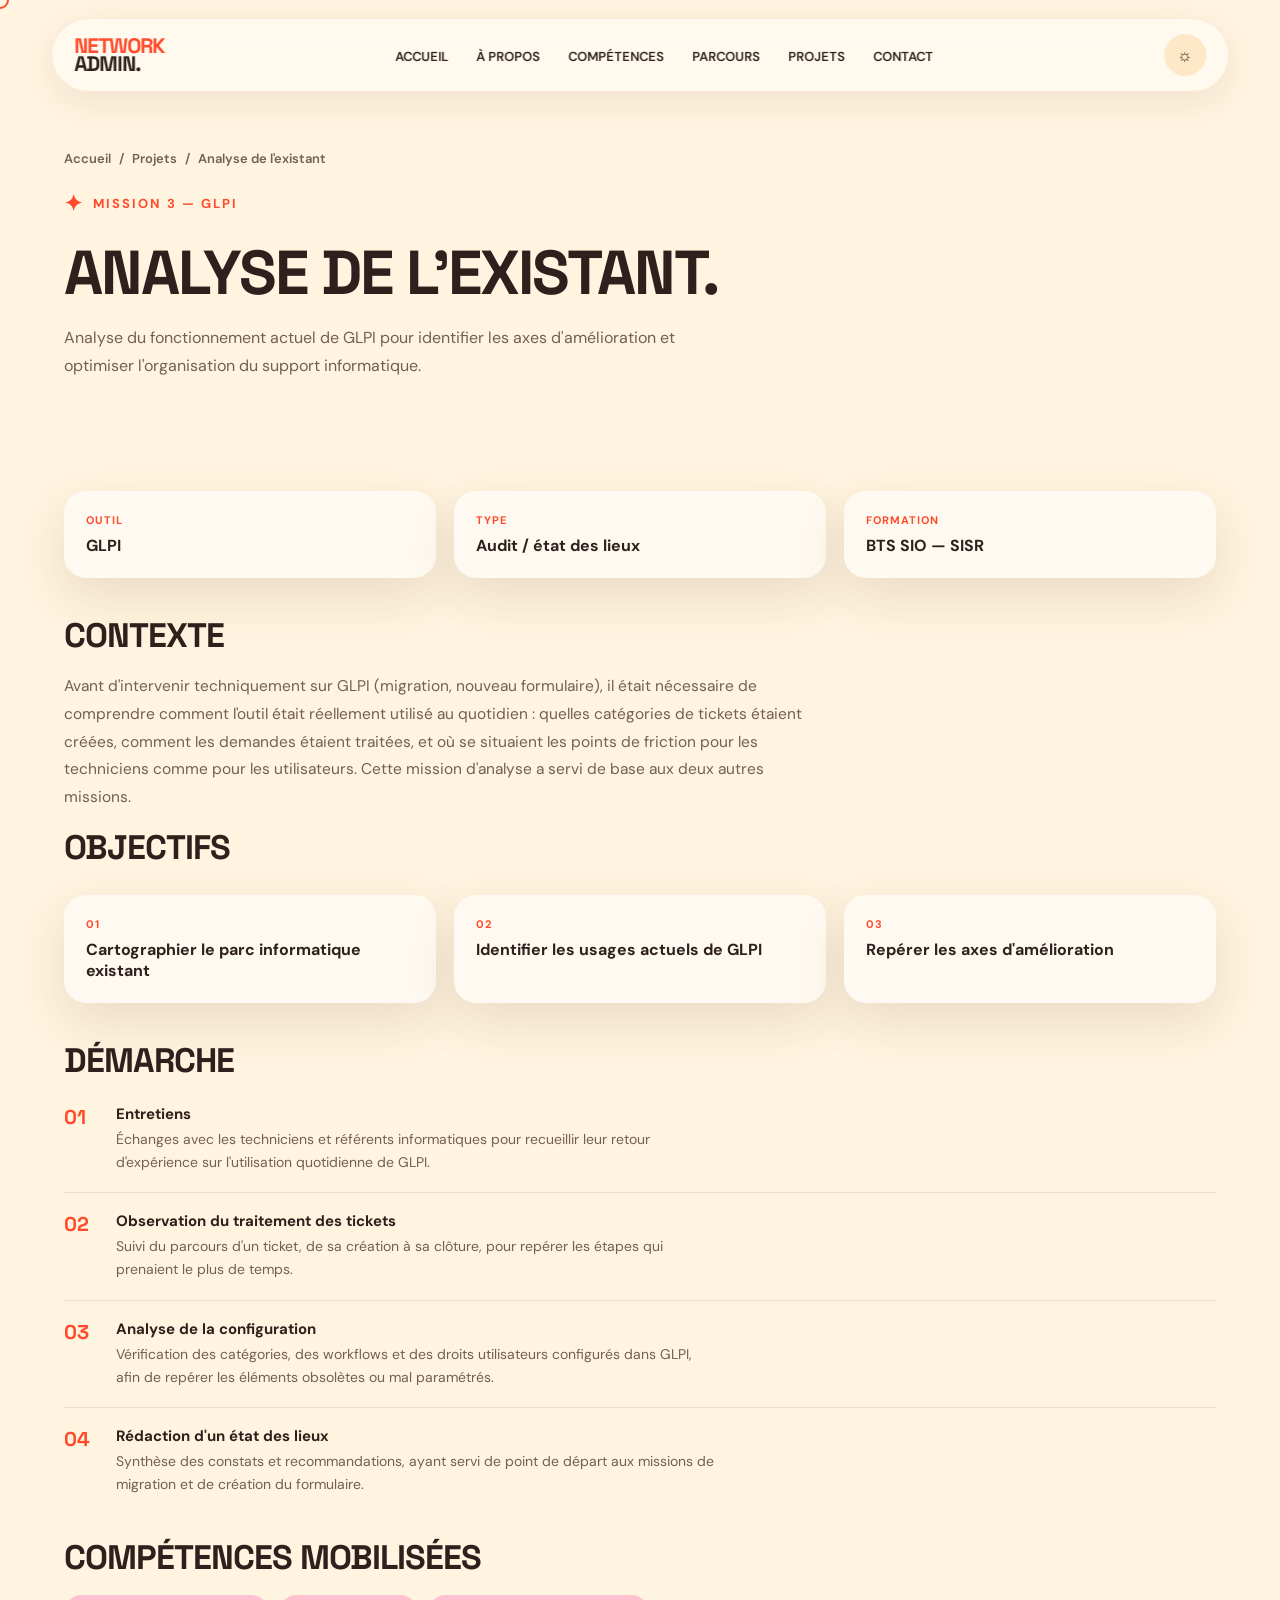
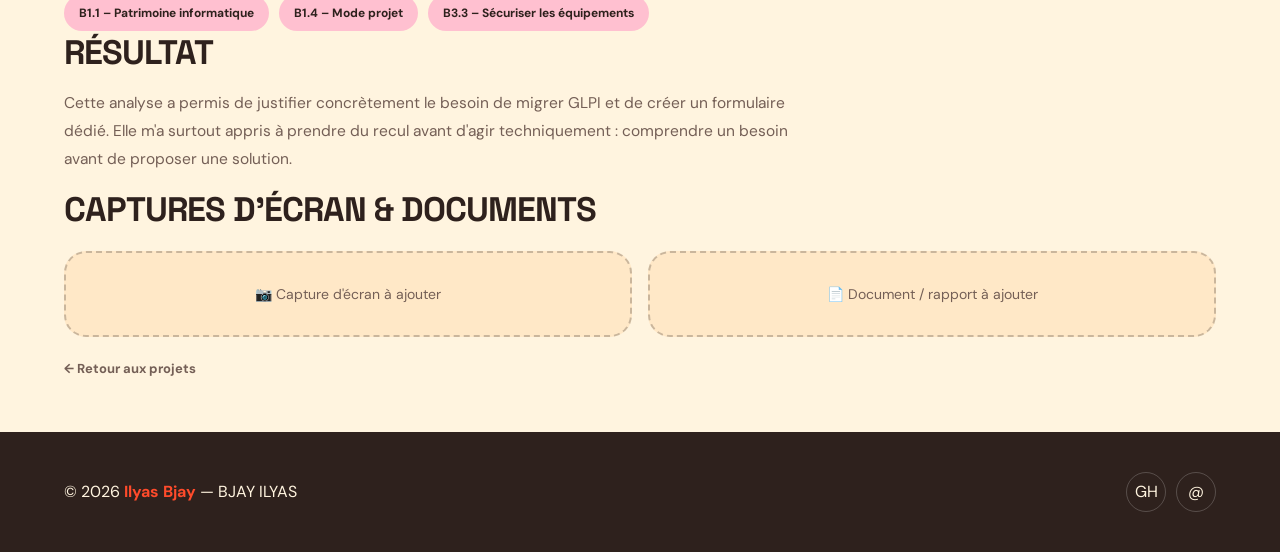
<file: mission-3.html>
<!DOCTYPE html>
<html lang="fr">
<head>
<meta charset="UTF-8">
<meta name="viewport" content="width=device-width, initial-scale=1.0">

<title>Analyse de l'existant — Ilyas Bjay</title>

<link rel="preconnect" href="https://fonts.googleapis.com">
<link rel="preconnect" href="https://fonts.gstatic.com" crossorigin>
<link href="https://fonts.googleapis.com/css2?family=DM+Sans:wght@400;500;600;700&family=Space+Grotesk:wght@400;500;600;700&display=swap" rel="stylesheet">

<style>

/* =========================================================
   PALETTE
========================================================= */

:root{
    --cream:#fff4df;
    --cream-2:#ffe8c7;
    --orange:#ff4b2b;
    --orange-dark:#e83b20;
    --coral:#ff725c;
    --pink:#ff82aa;
    --pink-light:#ffc0d0;
    --yellow:#ffd56a;
    --brown:#2e211d;
    --muted:#745f56;
    --white:#fffaf1;
    --green:#58b89c;
    --purple:#9c7cff;

    --shadow:0 18px 50px rgba(93,45,27,.12);
    --radius:30px;
}

*{
    box-sizing:border-box;
    margin:0;
    padding:0;
}

html{
    scroll-behavior:smooth;
}

body{
    font-family:"DM Sans",sans-serif;
    background:var(--cream);
    color:var(--brown);
    overflow-x:hidden;
}

body.dark{
    --cream:#211917;
    --cream-2:#332421;
    --white:#2a211e;
    --brown:#fff4df;
    --muted:#d7bfb5;
    --shadow:0 18px 50px rgba(0,0,0,.25);
}

a{
    color:inherit;
    text-decoration:none;
}

button{
    font-family:inherit;
    border:0;
    cursor:pointer;
}

/* =========================================================
   CURSEUR
========================================================= */

.cursor{
    width:18px;
    height:18px;
    border:2px solid var(--orange);
    border-radius:50%;
    position:fixed;
    pointer-events:none;
    z-index:9999;
    transform:translate(-50%,-50%);
    transition:
        width .2s,
        height .2s,
        background .2s;
}

.cursor.active{
    width:45px;
    height:45px;
    background:rgba(255,75,43,.12);
}

/* =========================================================
   DECORATIONS
========================================================= */

.shape{
    position:absolute;
    pointer-events:none;
    z-index:0;
}

.blob{
    width:480px;
    height:480px;
    background:var(--pink);
    border-radius:55% 45% 60% 40%;
    opacity:.85;
    animation:blobMove 8s ease-in-out infinite;
}

.blob.orange{
    background:var(--orange);
    width:300px;
    height:300px;
}

.star{
    font-size:55px;
    color:var(--orange);
    animation:spin 10s linear infinite;
}

@keyframes blobMove{
    0%,100%{transform:rotate(0deg) scale(1)}
    50%{transform:rotate(8deg) scale(1.05)}
}

@keyframes spin{
    from{transform:rotate(0)}
    to{transform:rotate(360deg)}
}

/* =========================================================
   NAVBAR
========================================================= */

nav{
    position:fixed;
    top:18px;
    left:50%;
    transform:translateX(-50%);
    width:min(1180px,92%);
    padding:15px 22px;
    background:rgba(255,250,241,.88);
    backdrop-filter:blur(18px);
    border:1px solid rgba(255,75,43,.1);
    border-radius:50px;
    display:flex;
    align-items:center;
    justify-content:space-between;
    z-index:1000;
    box-shadow:0 10px 35px rgba(70,30,15,.08);
}

body.dark nav{
    background:rgba(42,33,30,.9);
}

.logo{
    font-family:"Space Grotesk",sans-serif;
    font-weight:700;
    line-height:.85;
    color:var(--orange);
    font-size:21px;
    letter-spacing:-1px;
}

.logo span{
    color:var(--brown);
}

.nav-links{
    display:flex;
    gap:28px;
    list-style:none;
}

.nav-links a{
    font-size:13px;
    font-weight:600;
    transition:.25s;
}

.nav-links a:hover{
    color:var(--orange);
}

.nav-actions{
    display:flex;
    align-items:center;
    gap:9px;
}

.circle-btn{
    width:42px;
    height:42px;
    border-radius:50%;
    background:var(--cream-2);
    color:var(--brown);
    display:grid;
    place-items:center;
    font-size:17px;
    transition:.25s;
}

.circle-btn:hover{
    transform:rotate(12deg) scale(1.08);
    background:var(--pink-light);
}

.menu-btn{
    display:none;
}

/* =========================================================
   HERO
========================================================= */

.hero{
    min-height:850px;
    padding:150px max(5%,calc((100vw - 1180px)/2)) 80px;
    position:relative;
    display:grid;
    grid-template-columns:1fr 1fr;
    align-items:center;
    gap:50px;
    overflow:hidden;
}

.hero-content{
    position:relative;
    z-index:2;
}

.eyebrow{
    display:inline-flex;
    align-items:center;
    gap:9px;
    color:var(--orange);
    font-size:13px;
    font-weight:700;
    letter-spacing:2px;
    text-transform:uppercase;
    margin-bottom:25px;
}

.eyebrow::before{
    content:"✦";
    font-size:22px;
}

.hero h1{
    font-family:"Space Grotesk",sans-serif;
    font-size:clamp(60px,7vw,105px);
    line-height:.83;
    letter-spacing:-6px;
    text-transform:uppercase;
}

.hero h1 .orange{
    color:var(--orange);
}

.hero h1 .pink{
    color:var(--pink);
    font-style:italic;
}

.hero-description{
    max-width:480px;
    margin:30px 0;
    color:var(--muted);
    font-size:16px;
    line-height:1.7;
}

.hero-buttons{
    display:flex;
    gap:12px;
    flex-wrap:wrap;
}

.btn{
    display:inline-flex;
    align-items:center;
    gap:12px;
    padding:15px 23px;
    border-radius:50px;
    font-weight:700;
    transition:.3s;
}

.btn-primary{
    background:var(--orange);
    color:white;
    box-shadow:0 12px 25px rgba(255,75,43,.22);
}

.btn-primary:hover{
    transform:translateY(-4px);
    box-shadow:0 17px 35px rgba(255,75,43,.3);
}

.btn-secondary{
    border:2px solid var(--brown);
}

.btn-secondary:hover{
    background:var(--brown);
    color:var(--cream);
}

.hero-visual{
    height:550px;
    position:relative;
    z-index:2;
}

.profile-card{
    position:absolute;
    inset:30px 20px 30px 30px;
    background:var(--pink);
    border-radius:45% 45% 40% 40%;
    overflow:hidden;
    box-shadow:var(--shadow);
    display:flex;
    align-items:flex-end;
    justify-content:center;
}

.profile-card::before{
    content:"";
    position:absolute;
    width:90%;
    height:90%;
    background:var(--orange);
    border-radius:50%;
    top:-25%;
    left:-30%;
    opacity:.8;
}

.profile-placeholder{
    width:72%;
    height:85%;
    background:linear-gradient(145deg,#ffd8c5,#ff9c82);
    border-radius:48% 48% 0 0;
    position:relative;
    z-index:2;
    display:flex;
    align-items:center;
    justify-content:center;
    font-size:120px;
}

.profile-placeholder::after{
    content:"NETWORK";
    position:absolute;
    bottom:35px;
    font-family:"Space Grotesk";
    font-size:24px;
    font-weight:700;
    color:var(--orange);
}

.floating-card{
    position:absolute;
    z-index:5;
    background:var(--white);
    border-radius:22px;
    padding:18px;
    box-shadow:var(--shadow);
    animation:float 4s ease-in-out infinite;
}

.status-card{
    top:35px;
    right:-5px;
}

.status-dot{
    display:inline-block;
    width:9px;
    height:9px;
    border-radius:50%;
    background:#39c98a;
    margin-right:7px;
    box-shadow:0 0 12px #39c98a;
}

.status-title{
    font-size:11px;
    font-weight:700;
    color:var(--green);
}

.status-value{
    font-size:22px;
    font-weight:700;
    margin-top:6px;
}

.terminal-card{
    bottom:45px;
    left:-35px;
    width:240px;
}

.terminal-card code{
    font-family:monospace;
    font-size:12px;
    color:var(--orange);
    line-height:1.7;
}

@keyframes float{
    0%,100%{transform:translateY(0)}
    50%{transform:translateY(-13px)}
}

/* =========================================================
   TICKER
========================================================= */

.ticker{
    overflow:hidden;
    background:var(--orange);
    color:white;
    padding:17px 0;
    transform:rotate(-1deg) scale(1.03);
}

.ticker-track{
    display:flex;
    width:max-content;
    animation:ticker 22s linear infinite;
}

.ticker span{
    font-family:"Space Grotesk";
    font-size:20px;
    font-weight:700;
    padding:0 25px;
    white-space:nowrap;
}

@keyframes ticker{
    to{transform:translateX(-50%)}
}

/* =========================================================
   SECTIONS
========================================================= */

section{
    padding:110px max(5%,calc((100vw - 1180px)/2));
    position:relative;
}

.section-title{
    font-family:"Space Grotesk";
    font-size:clamp(42px,6vw,75px);
    line-height:.9;
    text-transform:uppercase;
    letter-spacing:-4px;
    margin-bottom:45px;
}

.section-title span{
    color:var(--orange);
}

.section-intro{
    max-width:600px;
    color:var(--muted);
    line-height:1.7;
    margin-bottom:45px;
}

/* =========================================================
   NETWORK DASHBOARD
========================================================= */

.network-section{
    background:var(--cream-2);
}

.network-grid{
    display:grid;
    grid-template-columns:1.5fr 1fr;
    gap:25px;
}

.network-map{
    min-height:500px;
    background:var(--white);
    border-radius:var(--radius);
    padding:30px;
    position:relative;
    overflow:hidden;
    box-shadow:var(--shadow);
}

.network-map h3{
    font-family:"Space Grotesk";
    font-size:22px;
    margin-bottom:25px;
}

.network-lines{
    position:absolute;
    inset:80px 20px 20px;
}

.network-line{
    position:absolute;
    height:3px;
    background:linear-gradient(90deg,var(--pink),var(--orange));
    transform-origin:left;
    animation:linePulse 2s infinite;
}

.line1{width:250px;top:160px;left:110px;transform:rotate(-30deg)}
.line2{width:220px;top:160px;left:110px;transform:rotate(30deg)}
.line3{width:180px;top:160px;left:110px}
.line4{width:180px;top:160px;left:110px;transform:rotate(75deg)}

@keyframes linePulse{
    0%,100%{opacity:.4}
    50%{opacity:1}
}

.device{
    width:82px;
    height:82px;
    border-radius:24px;
    background:var(--cream-2);
    position:absolute;
    display:grid;
    place-items:center;
    font-size:30px;
    border:2px solid var(--pink-light);
    z-index:3;
    transition:.3s;
}

.device:hover{
    transform:scale(1.12) rotate(-5deg);
    background:var(--pink-light);
}

.device small{
    position:absolute;
    bottom:-24px;
    font-size:10px;
    font-weight:700;
    white-space:nowrap;
}

.router{left:70px;top:120px}
.server{right:75px;top:75px}
.pc{right:65px;bottom:80px}
.firewall{left:55px;bottom:70px}

.packets{
    position:absolute;
    width:11px;
    height:11px;
    border-radius:50%;
    background:var(--orange);
    z-index:4;
    animation:packet 3s linear infinite;
}

@keyframes packet{
    0%{left:110px;top:160px}
    100%{left:390px;top:90px}
}

.stats{
    display:grid;
    grid-template-columns:1fr 1fr;
    gap:20px;
}

.stat{
    background:var(--white);
    border-radius:var(--radius);
    padding:28px;
    box-shadow:var(--shadow);
    min-height:150px;
    transition:.3s;
}

.stat:hover{
    transform:translateY(-8px) rotate(1deg);
}

.stat-icon{
    font-size:25px;
    margin-bottom:15px;
}

.stat-number{
    font-family:"Space Grotesk";
    font-size:38px;
    font-weight:700;
    color:var(--orange);
}

.stat-label{
    color:var(--muted);
    font-size:13px;
}

/* =========================================================
   ABOUT
========================================================= */

.about-grid{
    display:grid;
    grid-template-columns:1fr 1.5fr;
    gap:60px;
    align-items:center;
}

.about-card{
    background:var(--orange);
    color:white;
    border-radius:40px;
    padding:50px;
    min-height:430px;
    display:flex;
    flex-direction:column;
    justify-content:space-between;
    transform:rotate(-2deg);
    box-shadow:var(--shadow);
}

.about-card h3{
    font-family:"Space Grotesk";
    font-size:48px;
    line-height:.9;
}

.about-card .big-symbol{
    font-size:120px;
    line-height:.8;
}

.about-text h2{
    font-family:"Space Grotesk";
    font-size:40px;
    margin-bottom:20px;
}

.about-text p{
    color:var(--muted);
    line-height:1.8;
    margin-bottom:20px;
}

.tags{
    display:flex;
    flex-wrap:wrap;
    gap:10px;
}

.tag{
    padding:10px 15px;
    border-radius:30px;
    background:var(--pink-light);
    font-size:12px;
    font-weight:700;
}

/* =========================================================
   SKILLS
========================================================= */

.skills-section{
    background:var(--cream-2);
}

.skills-grid{
    display:grid;
    grid-template-columns:1fr 1fr;
    gap:25px;
}

.skill{
    background:var(--white);
    padding:25px;
    border-radius:25px;
    box-shadow:var(--shadow);
}

.skill-head{
    display:flex;
    justify-content:space-between;
    margin-bottom:13px;
    font-weight:700;
}

.skill-percent{
    color:var(--orange);
}

.progress{
    height:13px;
    background:var(--cream-2);
    border-radius:20px;
    overflow:hidden;
}

.progress-bar{
    height:100%;
    width:0;
    border-radius:20px;
    background:linear-gradient(90deg,var(--orange),var(--pink));
    transition:width 1.5s cubic-bezier(.2,.8,.2,1);
}

.skill:hover .progress-bar{
    filter:saturate(1.3);
}

/* =========================================================
   EXPERIENCE
========================================================= */

.timeline{
    position:relative;
    max-width:900px;
    margin:auto;
}

.timeline::before{
    content:"";
    position:absolute;
    left:50%;
    top:0;
    bottom:0;
    width:3px;
    background:linear-gradient(var(--orange),var(--pink));
    transform:translateX(-50%);
}

.timeline-item{
    width:50%;
    padding:20px 45px;
    position:relative;
}

.timeline-item:nth-child(odd){
    margin-right:auto;
    text-align:right;
}

.timeline-item:nth-child(even){
    margin-left:auto;
}

.timeline-dot{
    width:18px;
    height:18px;
    background:var(--orange);
    border:5px solid var(--cream);
    border-radius:50%;
    position:absolute;
    top:35px;
    right:-9px;
    z-index:2;
}

.timeline-item:nth-child(even) .timeline-dot{
    left:-9px;
}

.timeline-card{
    background:var(--white);
    border-radius:25px;
    padding:28px;
    box-shadow:var(--shadow);
    transition:.3s;
}

.timeline-card:hover{
    transform:translateY(-7px);
}

.timeline-card .date{
    color:var(--orange);
    font-weight:700;
    font-size:12px;
}

.timeline-card h3{
    font-family:"Space Grotesk";
    margin:8px 0;
}

.timeline-card p{
    color:var(--muted);
    line-height:1.6;
    font-size:14px;
}

/* =========================================================
   PROJECTS
========================================================= */

.projects-section{
    background:var(--orange);
    color:white;
}

.projects-section .section-title span{
    color:var(--yellow);
}

.projects-grid{
    display:grid;
    grid-template-columns:repeat(3,1fr);
    gap:20px;
}

.project{
    min-height:360px;
    background:var(--white);
    color:var(--brown);
    border-radius:30px;
    overflow:hidden;
    position:relative;
    transition:.4s;
    cursor:pointer;
}

.project:hover{
    transform:translateY(-12px) rotate(1deg);
}

.project-visual{
    height:200px;
    display:grid;
    place-items:center;
    font-size:70px;
    background:linear-gradient(135deg,var(--pink-light),var(--cream-2));
}

.project:nth-child(2) .project-visual{
    background:linear-gradient(135deg,#ffc5a4,#ff755c);
}

.project:nth-child(3) .project-visual{
    background:linear-gradient(135deg,#d9c7ff,#9c7cff);
}

.project-content{
    padding:22px;
}

.project-content small{
    color:var(--orange);
    font-weight:700;
}

.project-content h3{
    font-family:"Space Grotesk";
    font-size:24px;
    margin:5px 0 8px;
}

.project-content p{
    color:var(--muted);
    font-size:13px;
    line-height:1.5;
}

.project-arrow{
    position:absolute;
    right:18px;
    bottom:18px;
    width:42px;
    height:42px;
    border-radius:50%;
    background:var(--orange);
    color:white;
    display:grid;
    place-items:center;
}

/* =========================================================
   TERMINAL
========================================================= */

.terminal-section{
    background:#211917;
    color:#fff4df;
}

.terminal{
    max-width:950px;
    margin:auto;
    background:#151110;
    border-radius:25px;
    overflow:hidden;
    box-shadow:0 30px 80px rgba(0,0,0,.25);
    border:1px solid #493833;
}

.terminal-header{
    padding:15px 20px;
    display:flex;
    align-items:center;
    gap:7px;
    border-bottom:1px solid #493833;
}

.terminal-header i{
    width:11px;
    height:11px;
    border-radius:50%;
    background:var(--pink);
}

.terminal-header i:nth-child(2){background:var(--yellow)}
.terminal-header i:nth-child(3){background:var(--green)}

.terminal-body{
    padding:25px;
    min-height:320px;
    font-family:monospace;
    font-size:14px;
    line-height:1.8;
}

.terminal-output{
    color:#d9cbc3;
}

.terminal-input{
    display:flex;
    gap:8px;
}

.terminal-input span{
    color:#ff725c;
}

.terminal-input input{
    flex:1;
    background:none;
    border:0;
    outline:none;
    color:#fff4df;
    font:inherit;
}

/* =========================================================
   CONTACT
========================================================= */

.contact{
    background:var(--cream-2);
}

.contact-box{
    background:var(--pink);
    border-radius:45px;
    padding:70px;
    display:grid;
    grid-template-columns:1fr 1fr;
    gap:60px;
    position:relative;
    overflow:hidden;
    box-shadow:var(--shadow);
}

.contact-box::after{
    content:"✦";
    position:absolute;
    right:30px;
    bottom:-30px;
    font-size:180px;
    color:rgba(255,255,255,.25);
}

.contact-box h2{
    font-family:"Space Grotesk";
    font-size:clamp(45px,6vw,75px);
    line-height:.85;
    text-transform:uppercase;
}

.contact-box p{
    margin-top:25px;
    line-height:1.7;
}

.contact-form{
    display:flex;
    flex-direction:column;
    gap:12px;
    position:relative;
    z-index:2;
}

.contact-form input,
.contact-form textarea{
    border:0;
    padding:17px 20px;
    border-radius:15px;
    background:rgba(255,250,241,.8);
    color:var(--brown);
    font-family:inherit;
    outline:none;
}

.contact-form textarea{
    min-height:130px;
    resize:vertical;
}

.contact-form button{
    background:var(--orange);
    color:white;
    padding:17px;
    border-radius:50px;
    font-weight:700;
}

/* =========================================================
   FOOTER
========================================================= */

footer{
    background:var(--brown);
    color:var(--cream);
    padding:40px 5%;
    display:flex;
    justify-content:space-between;
    align-items:center;
}

footer strong{
    color:var(--orange);
}

.socials{
    display:flex;
    gap:10px;
}

.social{
    width:40px;
    height:40px;
    border:1px solid rgba(255,255,255,.2);
    border-radius:50%;
    display:grid;
    place-items:center;
    transition:.3s;
}

.social:hover{
    background:var(--orange);
    border-color:var(--orange);
    transform:translateY(-4px);
}

/* =========================================================
   MODAL
========================================================= */

.modal{
    position:fixed;
    inset:0;
    background:rgba(25,15,12,.75);
    backdrop-filter:blur(12px);
    display:none;
    place-items:center;
    z-index:3000;
    padding:20px;
}

.modal.show{
    display:grid;
}

.modal-box{
    width:min(650px,100%);
    background:var(--white);
    color:var(--brown);
    padding:40px;
    border-radius:30px;
    position:relative;
    animation:modalIn .3s ease;
}

@keyframes modalIn{
    from{transform:scale(.8);opacity:0}
    to{transform:scale(1);opacity:1}
}

.close-modal{
    position:absolute;
    right:20px;
    top:20px;
    width:38px;
    height:38px;
    border-radius:50%;
    background:var(--cream-2);
}

.modal-box h2{
    font-family:"Space Grotesk";
    font-size:40px;
    color:var(--orange);
    margin-bottom:15px;
}

.modal-box p{
    color:var(--muted);
    line-height:1.7;
}

/* =========================================================
   REVEAL
========================================================= */

.reveal{
    opacity:0;
    transform:translateY(40px);
    transition:opacity .8s ease,transform .8s ease;
}

.reveal.visible{
    opacity:1;
    transform:translateY(0);
}

/* =========================================================
   RESPONSIVE
========================================================= */

@media(max-width:850px){

    nav{
        width:94%;
    }

    .nav-links{
        display:none;
        position:absolute;
        top:70px;
        left:0;
        width:100%;
        background:var(--white);
        padding:20px;
        border-radius:25px;
        flex-direction:column;
        box-shadow:var(--shadow);
    }

    .nav-links.open{
        display:flex;
    }

    .menu-btn{
        display:grid;
    }

    .hero{
        grid-template-columns:1fr;
        padding-top:140px;
    }

    .hero h1{
        font-size:62px;
    }

    .hero-visual{
        height:450px;
    }

    .network-grid,
    .about-grid,
    .contact-box{
        grid-template-columns:1fr;
    }

    .projects-grid{
        grid-template-columns:1fr;
    }

    .skills-grid{
        grid-template-columns:1fr;
    }

    .timeline::before{
        left:10px;
    }

    .timeline-item,
    .timeline-item:nth-child(odd),
    .timeline-item:nth-child(even){
        width:100%;
        margin:0;
        padding-left:40px;
        padding-right:0;
        text-align:left;
    }

    .timeline-dot,
    .timeline-item:nth-child(even) .timeline-dot{
        left:1px;
        right:auto;
    }

    .contact-box{
        padding:40px 25px;
    }

    footer{
        flex-direction:column;
        gap:20px;
        text-align:center;
    }
}

@media(max-width:500px){

    section{
        padding:80px 5%;
    }

    .hero{
        padding-left:5%;
        padding-right:5%;
    }

    .hero h1{
        font-size:50px;
        letter-spacing:-3px;
    }

    .hero-visual{
        height:370px;
    }

    .profile-card{
        inset:20px;
    }

    .floating-card{
        transform:scale(.8);
    }

    .terminal-card{
        left:-15px;
    }

    .stats{
        grid-template-columns:1fr;
    }

    .network-map{
        min-height:420px;
    }
}


/* =========================================================
   SOUS-PAGES (ajouts)
========================================================= */

.subpage-hero{
    padding:150px max(5%,calc((100vw - 1180px)/2)) 50px;
}

.breadcrumb{
    font-size:13px;
    font-weight:600;
    color:var(--muted);
    margin-bottom:22px;
    display:flex;
    gap:8px;
    align-items:center;
    flex-wrap:wrap;
}

.breadcrumb a:hover{
    color:var(--orange);
}

.subpage-hero h1{
    font-family:"Space Grotesk",sans-serif;
    font-size:clamp(36px,5vw,62px);
    line-height:.98;
    letter-spacing:-2px;
    text-transform:uppercase;
    max-width:820px;
}

.subpage-lead{
    max-width:640px;
    color:var(--muted);
    font-size:16px;
    line-height:1.75;
    margin-top:20px;
}

.detail-section{
    padding:35px max(5%,calc((100vw - 1180px)/2));
}

.detail-section h2{
    font-family:"Space Grotesk",sans-serif;
    font-size:clamp(24px,3vw,34px);
    letter-spacing:-1px;
    text-transform:uppercase;
    margin-bottom:16px;
}

.detail-section p{
    color:var(--muted);
    line-height:1.8;
    font-size:15.5px;
    max-width:760px;
    margin-bottom:14px;
}

.info-card-grid{
    display:grid;
    grid-template-columns:repeat(auto-fit,minmax(210px,1fr));
    gap:18px;
    margin:26px 0 36px;
}

.info-card{
    background:var(--white);
    border-radius:22px;
    padding:22px;
    box-shadow:var(--shadow);
}

.info-card .info-label{
    font-size:11px;
    font-weight:700;
    letter-spacing:1px;
    color:var(--orange);
    margin-bottom:8px;
}

.info-card .info-value{
    font-size:16px;
    font-weight:700;
}

.placeholder-box{
    border:2px dashed rgba(46,33,29,.25);
    border-radius:22px;
    padding:32px;
    text-align:center;
    color:var(--muted);
    font-size:14px;
    background:var(--cream-2);
}

body.dark .placeholder-box{
    border-color:rgba(255,244,223,.25);
}

.placeholder-grid{
    display:grid;
    grid-template-columns:repeat(auto-fit,minmax(220px,1fr));
    gap:16px;
    margin:20px 0;
}

.project-grid-page{
    display:grid;
    grid-template-columns:repeat(auto-fit,minmax(280px,1fr));
    gap:22px;
    margin-top:26px;
}

.project-link-card{
    display:block;
    background:var(--white);
    border-radius:var(--radius);
    padding:28px;
    box-shadow:var(--shadow);
    transition:.3s;
}

.project-link-card:hover{
    transform:translateY(-6px);
}

.project-link-card .pill{
    font-size:11px;
    font-weight:700;
    letter-spacing:1px;
    color:var(--orange);
    margin-bottom:10px;
    display:block;
}

.project-link-card h3{
    font-family:"Space Grotesk",sans-serif;
    font-size:19px;
    margin-bottom:10px;
    text-transform:uppercase;
}

.project-link-card p{
    color:var(--muted);
    font-size:14px;
    line-height:1.65;
}

.project-link-card .go{
    margin-top:16px;
    font-weight:700;
    color:var(--orange);
    font-size:13px;
}

.section-kicker{
    font-size:13px;
    font-weight:700;
    letter-spacing:1px;
    color:var(--muted);
    margin-bottom:6px;
}

.back-link{
    display:inline-flex;
    align-items:center;
    gap:8px;
    font-weight:700;
    font-size:13px;
    margin-bottom:20px;
    color:var(--muted);
}

.back-link:hover{
    color:var(--orange);
}

.step-list{
    margin:22px 0;
}

.step-item{
    display:flex;
    gap:18px;
    padding:18px 0;
    border-top:1px solid rgba(46,33,29,.1);
}

body.dark .step-item{
    border-color:rgba(255,244,223,.1);
}

.step-item:first-child{
    border-top:0;
    padding-top:0;
}

.step-num{
    font-family:"Space Grotesk",sans-serif;
    font-weight:700;
    color:var(--orange);
    font-size:20px;
    min-width:34px;
}

.step-item h4{
    font-size:15px;
    margin-bottom:4px;
}

.step-item p{
    color:var(--muted);
    font-size:14px;
    line-height:1.65;
    margin:0;
    max-width:600px;
}

.cta-band{
    background:var(--brown);
    color:var(--cream);
    border-radius:var(--radius);
    padding:50px max(6%,40px);
    margin:60px max(5%,calc((100vw - 1180px)/2)) 0;
    text-align:center;
}

.cta-band h2{
    font-family:"Space Grotesk",sans-serif;
    font-size:clamp(22px,3vw,30px);
    text-transform:uppercase;
    margin-bottom:16px;
}

.two-col{
    display:grid;
    grid-template-columns:1fr 1fr;
    gap:40px;
}

@media(max-width:820px){
    .two-col{ grid-template-columns:1fr; }
}

.code-block{
    background:var(--brown);
    color:var(--cream);
    border-radius:22px;
    padding:24px;
    overflow-x:auto;
    font-family:monospace;
    font-size:13px;
    line-height:1.7;
    margin:20px 0;
    box-shadow:var(--shadow);
}

.code-block .cmt{
    opacity:.55;
}


</style>
</head>

<body>

<div class="cursor"></div>

<!-- =====================================================
     NAVIGATION
===================================================== -->

<nav>

    <a href="index.html#home" class="logo">
        NETWORK<br>
        <span>ADMIN.</span>
    </a>

    <ul class="nav-links" id="navLinks">
        <li><a href="index.html#home">ACCUEIL</a></li>
        <li><a href="index.html#about">À PROPOS</a></li>
        <li><a href="index.html#skills">COMPÉTENCES</a></li>
        <li><a href="index.html#experience">PARCOURS</a></li>
        <li><a href="projets.html">PROJETS</a></li>
        <li><a href="index.html#contact">CONTACT</a></li>
    </ul>

    <div class="nav-actions">
        <button class="circle-btn" id="themeBtn">☼</button>
        <button class="circle-btn menu-btn" id="menuBtn">☰</button>
    </div>

</nav>

<main>

<section class="subpage-hero">

<div class="breadcrumb">
    <a href="index.html#home">Accueil</a> / <a href="projets.html">Projets</a> / <span>Analyse de l'existant</span>
</div>

<div class="eyebrow">MISSION 3 — GLPI</div>

<h1>ANALYSE DE <span class="orange">L'EXISTANT.</span></h1>

<p class="subpage-lead">
    Analyse du fonctionnement actuel de GLPI pour identifier les axes
    d'amélioration et optimiser l'organisation du support informatique.
</p>

</section>


<section class="detail-section reveal">

<div class="info-card-grid">

<div class="info-card">
    <div class="info-label">OUTIL</div>
    <div class="info-value">GLPI</div>
</div>

<div class="info-card">
    <div class="info-label">TYPE</div>
    <div class="info-value">Audit / état des lieux</div>
</div>

<div class="info-card">
    <div class="info-label">FORMATION</div>
    <div class="info-value">BTS SIO — SISR</div>
</div>

</div>

<h2>Contexte</h2>

<p>
Avant d'intervenir techniquement sur GLPI (migration, nouveau
formulaire), il était nécessaire de comprendre comment l'outil était
réellement utilisé au quotidien : quelles catégories de tickets
étaient créées, comment les demandes étaient traitées, et où se
situaient les points de friction pour les techniciens comme pour les
utilisateurs. Cette mission d'analyse a servi de base aux deux autres
missions.
</p>

<h2>Objectifs</h2>

<div class="info-card-grid">

<div class="info-card">
    <div class="info-label">01</div>
    <div class="info-value">Cartographier le parc informatique existant</div>
</div>

<div class="info-card">
    <div class="info-label">02</div>
    <div class="info-value">Identifier les usages actuels de GLPI</div>
</div>

<div class="info-card">
    <div class="info-label">03</div>
    <div class="info-value">Repérer les axes d'amélioration</div>
</div>

</div>

<h2>Démarche</h2>

<div class="step-list">

<div class="step-item">
    <div class="step-num">01</div>
    <div>
        <h4>Entretiens</h4>
        <p>Échanges avec les techniciens et référents informatiques
        pour recueillir leur retour d'expérience sur l'utilisation
        quotidienne de GLPI.</p>
    </div>
</div>

<div class="step-item">
    <div class="step-num">02</div>
    <div>
        <h4>Observation du traitement des tickets</h4>
        <p>Suivi du parcours d'un ticket, de sa création à sa clôture,
        pour repérer les étapes qui prenaient le plus de temps.</p>
    </div>
</div>

<div class="step-item">
    <div class="step-num">03</div>
    <div>
        <h4>Analyse de la configuration</h4>
        <p>Vérification des catégories, des workflows et des droits
        utilisateurs configurés dans GLPI, afin de repérer les
        éléments obsolètes ou mal paramétrés.</p>
    </div>
</div>

<div class="step-item">
    <div class="step-num">04</div>
    <div>
        <h4>Rédaction d'un état des lieux</h4>
        <p>Synthèse des constats et recommandations, ayant servi de
        point de départ aux missions de migration et de création du
        formulaire.</p>
    </div>
</div>

</div>

<h2>Compétences mobilisées</h2>

<div class="tags">
<span class="tag">B1.1 – Patrimoine informatique</span>
<span class="tag">B1.4 – Mode projet</span>
<span class="tag">B3.3 – Sécuriser les équipements</span>
</div>

<h2>Résultat</h2>

<p>
Cette analyse a permis de justifier concrètement le besoin de
migrer GLPI et de créer un formulaire dédié. Elle m'a surtout appris
à prendre du recul avant d'agir techniquement : comprendre un
besoin avant de proposer une solution.
</p>

<h2>Captures d'écran & documents</h2>

<div class="placeholder-grid">
    <div class="placeholder-box">📷 Capture d'écran à ajouter</div>
    <div class="placeholder-box">📄 Document / rapport à ajouter</div>
</div>

<a href="projets.html" class="back-link">← Retour aux projets</a>

</section>


</main>

<!-- =====================================================
     FOOTER
===================================================== -->

<footer>

<div>
    © 2026 <strong>Ilyas Bjay</strong> — BJAY ILYAS
</div>

<div class="socials">

<a class="social" href="https://github.com/bjayilyas-lang" target="_blank">GH</a>

<a class="social" href="mailto:bjayilyas@gmail.com">@</a>

</div>

</footer>


<script>

/* CURSEUR */
const cursor = document.querySelector(".cursor");

document.addEventListener("mousemove", e => {
    cursor.style.left = e.clientX + "px";
    cursor.style.top = e.clientY + "px";
});

document.querySelectorAll("a,button,.project-link-card").forEach(el => {
    el.addEventListener("mouseenter", () => cursor.classList.add("active"));
    el.addEventListener("mouseleave", () => cursor.classList.remove("active"));
});

/* MOBILE MENU */
const menuBtn = document.getElementById("menuBtn");
const navLinks = document.getElementById("navLinks");

menuBtn.addEventListener("click", () => {
    navLinks.classList.toggle("open");
});

document.querySelectorAll(".nav-links a").forEach(link => {
    link.addEventListener("click", () => {
        navLinks.classList.remove("open");
    });
});

/* DARK MODE */
const themeBtn = document.getElementById("themeBtn");

themeBtn.addEventListener("click", () => {
    document.body.classList.toggle("dark");
    themeBtn.textContent =
        document.body.classList.contains("dark") ? "☾" : "☼";
});

/* SCROLL REVEAL */
const observer = new IntersectionObserver(
    entries => {
        entries.forEach(entry => {
            if (entry.isIntersecting) {
                entry.target.classList.add("visible");
            }
        });
    },
    { threshold: .12 }
);

document.querySelectorAll(".reveal").forEach(el => observer.observe(el));

</script>

</body>
</html>
</file>
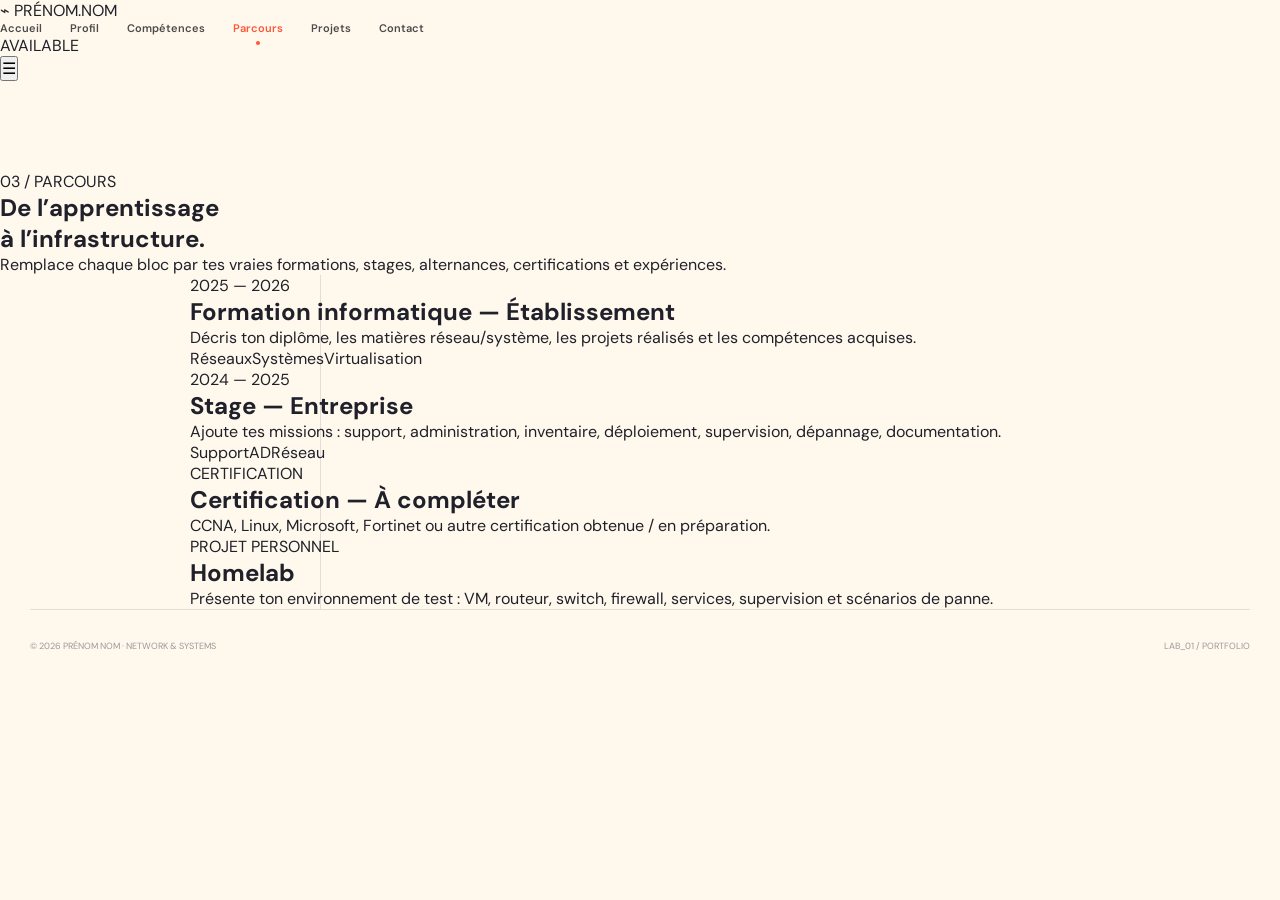
<file: parcours.html>
<!doctype html><html lang="fr"><head><meta charset="utf-8"><meta name="viewport" content="width=device-width,initial-scale=1">
<title>Parcours — Prénom Nom</title><link rel="preconnect" href="https://fonts.googleapis.com"><link rel="preconnect" href="https://fonts.gstatic.com" crossorigin>
<link href="https://fonts.googleapis.com/css2?family=DM+Sans:wght@400;500;600;700&family=Space+Mono:wght@400;700&display=swap" rel="stylesheet">
<link rel="stylesheet" href="style.css"></head><body><nav><a class="brand" href="index.html"><span class="brand-mark">⌁</span> PRÉNOM.NOM</a>
    <div class="nav-links"><a class="" href="index.html">Accueil</a><a class="" href="profil.html">Profil</a><a class="" href="competences.html">Compétences</a><a class="active" href="parcours.html">Parcours</a><a class="" href="projets.html">Projets</a><a class="" href="contact.html">Contact</a></div>
    <div class="nav-status"><i class="pulse"></i> AVAILABLE</div><button class="menu" aria-label="menu">☰</button></nav><main>
<section class="page-head reveal"><div class="eyebrow">03 / PARCOURS</div><h1 class="title">De l’apprentissage<br>à <span>l’infrastructure.</span></h1><p class="muted">Remplace chaque bloc par tes vraies formations, stages, alternances, certifications et expériences.</p></section>
<section class="timeline">
<div class="item reveal"><i class="dot"></i><div class="date">2025 — 2026</div><h2>Formation informatique — Établissement</h2><p>Décris ton diplôme, les matières réseau/système, les projets réalisés et les compétences acquises.</p><div class="tags"><span class="tag">Réseaux</span><span class="tag">Systèmes</span><span class="tag">Virtualisation</span></div></div>
<div class="item reveal"><i class="dot"></i><div class="date">2024 — 2025</div><h2>Stage — Entreprise</h2><p>Ajoute tes missions : support, administration, inventaire, déploiement, supervision, dépannage, documentation.</p><div class="tags"><span class="tag">Support</span><span class="tag">AD</span><span class="tag">Réseau</span></div></div>
<div class="item reveal"><i class="dot"></i><div class="date">CERTIFICATION</div><h2>Certification — À compléter</h2><p>CCNA, Linux, Microsoft, Fortinet ou autre certification obtenue / en préparation.</p></div>
<div class="item reveal"><i class="dot"></i><div class="date">PROJET PERSONNEL</div><h2>Homelab</h2><p>Présente ton environnement de test : VM, routeur, switch, firewall, services, supervision et scénarios de panne.</p></div>
</section></main>
<footer><span>© 2026 PRÉNOM NOM · NETWORK & SYSTEMS</span><span>LAB_01 / PORTFOLIO</span></footer><script src="script.js"></script></body></html>
</file>
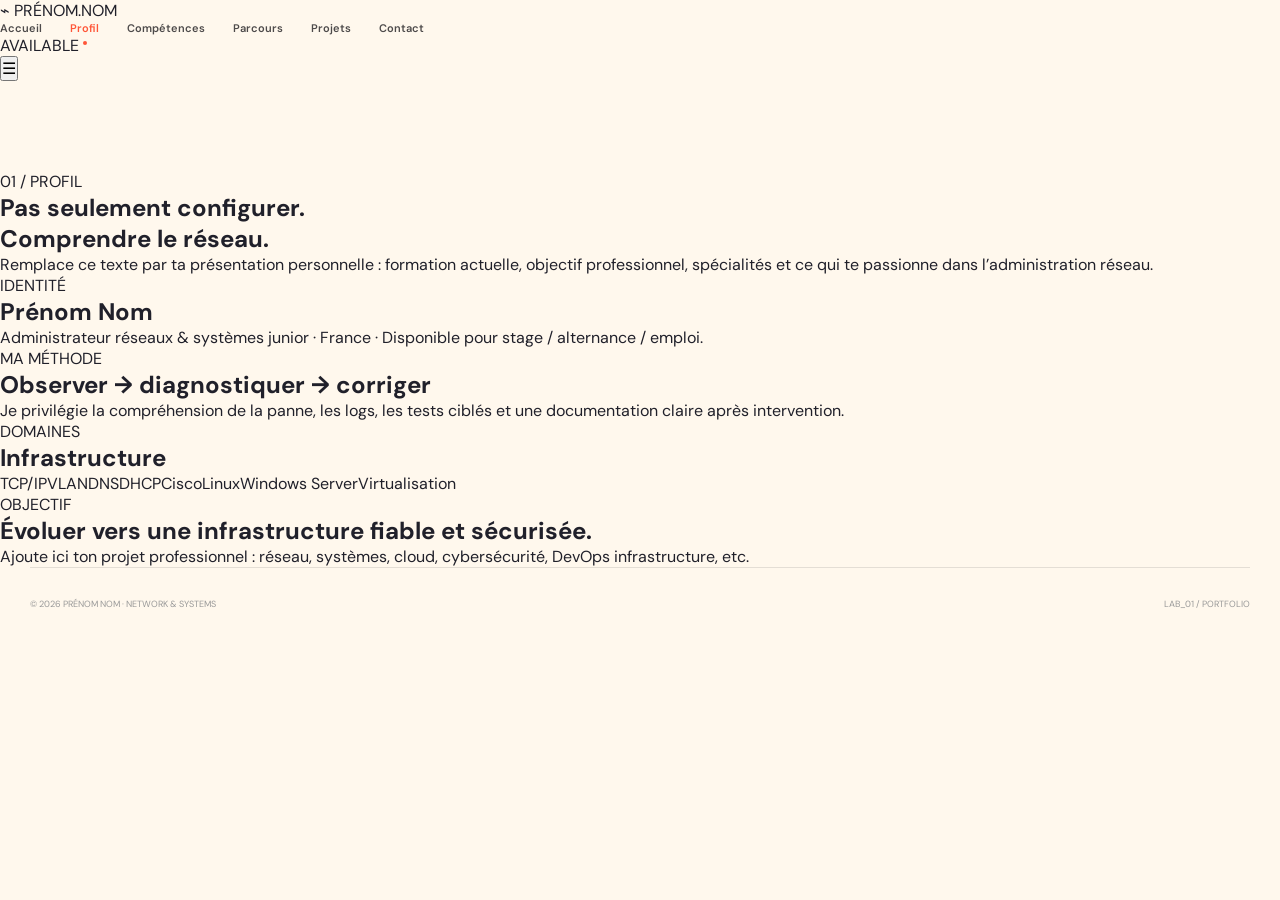
<file: profil.html>
<!doctype html><html lang="fr"><head><meta charset="utf-8"><meta name="viewport" content="width=device-width,initial-scale=1">
<title>Profil — Prénom Nom</title><link rel="preconnect" href="https://fonts.googleapis.com"><link rel="preconnect" href="https://fonts.gstatic.com" crossorigin>
<link href="https://fonts.googleapis.com/css2?family=DM+Sans:wght@400;500;600;700&family=Space+Mono:wght@400;700&display=swap" rel="stylesheet">
<link rel="stylesheet" href="style.css"></head><body><nav><a class="brand" href="index.html"><span class="brand-mark">⌁</span> PRÉNOM.NOM</a>
    <div class="nav-links"><a class="" href="index.html">Accueil</a><a class="active" href="profil.html">Profil</a><a class="" href="competences.html">Compétences</a><a class="" href="parcours.html">Parcours</a><a class="" href="projets.html">Projets</a><a class="" href="contact.html">Contact</a></div>
    <div class="nav-status"><i class="pulse"></i> AVAILABLE</div><button class="menu" aria-label="menu">☰</button></nav><main>
<section class="page-head reveal"><div class="eyebrow">01 / PROFIL</div><h1 class="title">Pas seulement configurer.<br><span>Comprendre le réseau.</span></h1>
<p class="muted">Remplace ce texte par ta présentation personnelle : formation actuelle, objectif professionnel, spécialités et ce qui te passionne dans l’administration réseau.</p></section>
<section class="grid">
<div class="card reveal"><div class="num">IDENTITÉ</div><h2>Prénom Nom</h2><p class="muted">Administrateur réseaux & systèmes junior · France · Disponible pour stage / alternance / emploi.</p></div>
<div class="card reveal"><div class="num">MA MÉTHODE</div><h2>Observer → diagnostiquer → corriger</h2><p class="muted">Je privilégie la compréhension de la panne, les logs, les tests ciblés et une documentation claire après intervention.</p></div>
<div class="card reveal"><div class="num">DOMAINES</div><h2>Infrastructure</h2><div class="tags"><span class="tag">TCP/IP</span><span class="tag">VLAN</span><span class="tag">DNS</span><span class="tag">DHCP</span><span class="tag">Cisco</span><span class="tag">Linux</span><span class="tag">Windows Server</span><span class="tag">Virtualisation</span></div></div>
<div class="card reveal"><div class="num">OBJECTIF</div><h2>Évoluer vers une infrastructure fiable et sécurisée.</h2><p class="muted">Ajoute ici ton projet professionnel : réseau, systèmes, cloud, cybersécurité, DevOps infrastructure, etc.</p></div>
</section></main>
<footer><span>© 2026 PRÉNOM NOM · NETWORK & SYSTEMS</span><span>LAB_01 / PORTFOLIO</span></footer><script src="script.js"></script></body></html>
</file>
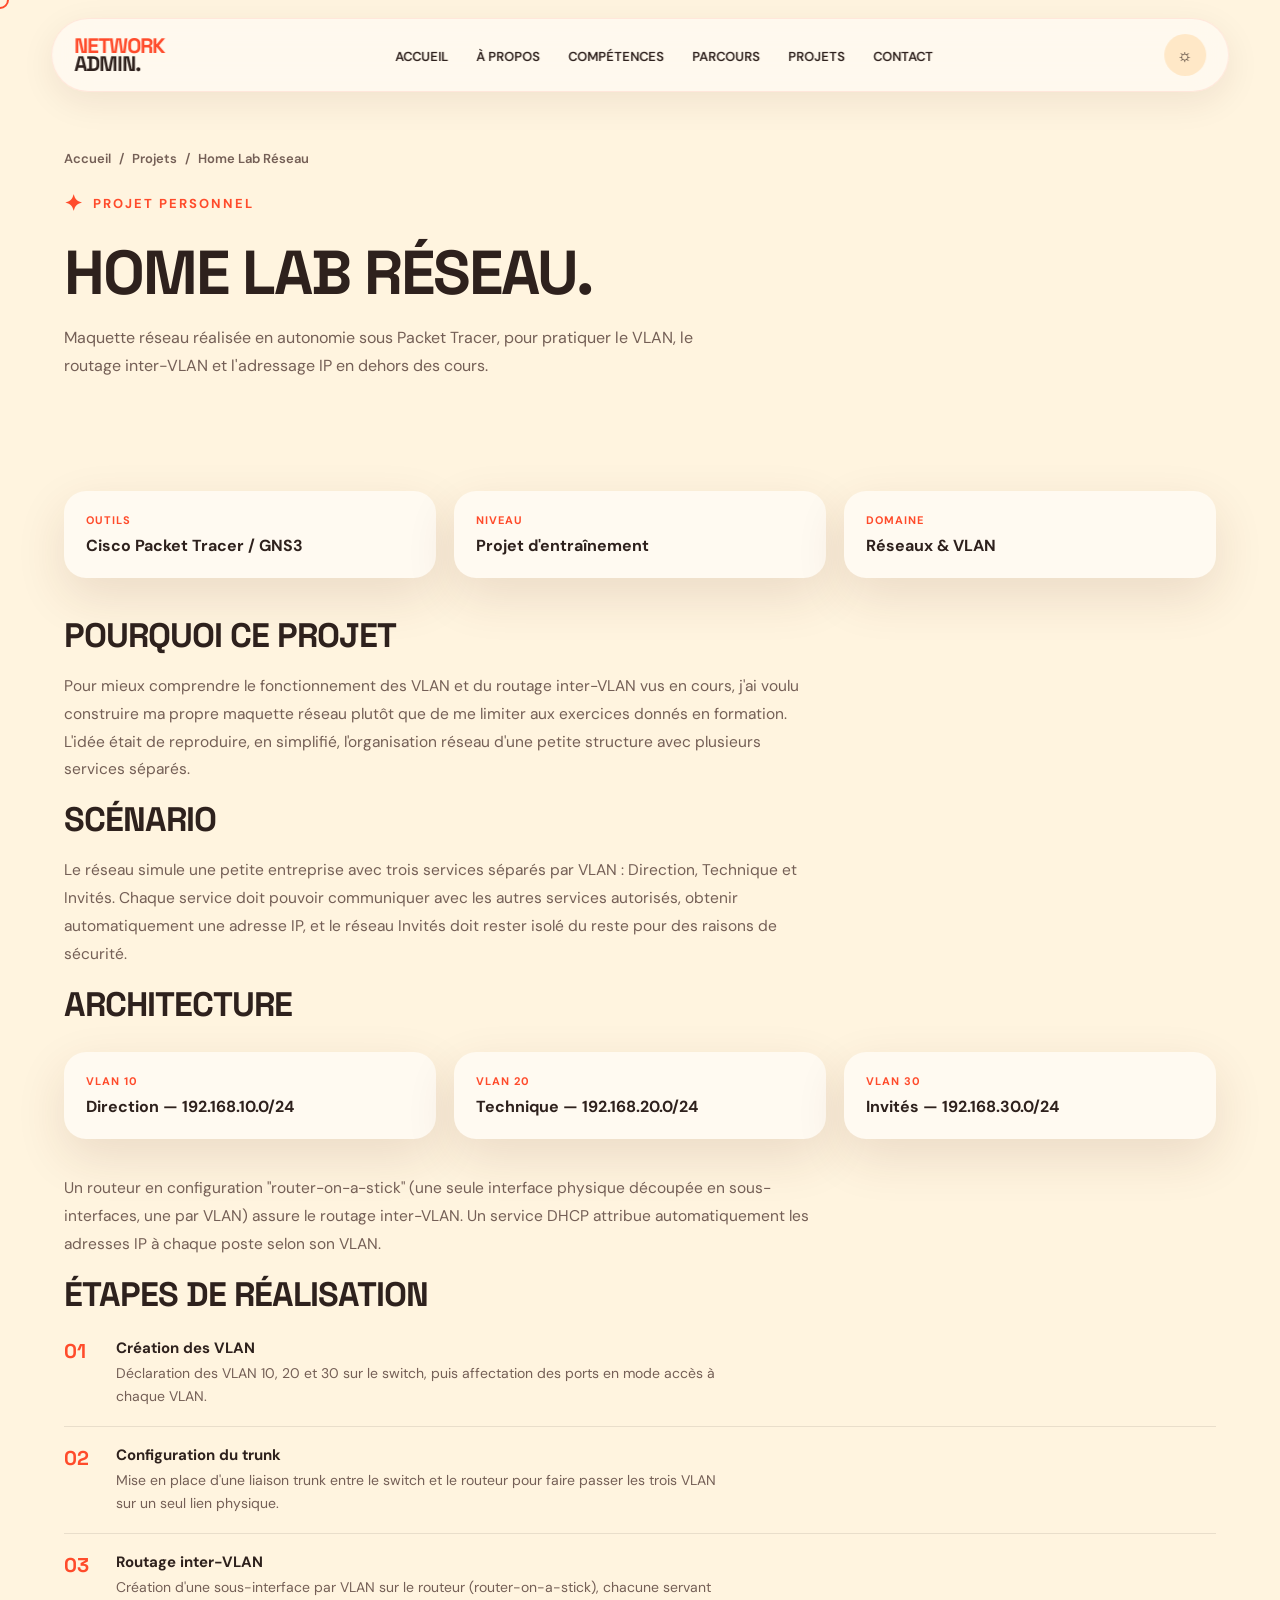
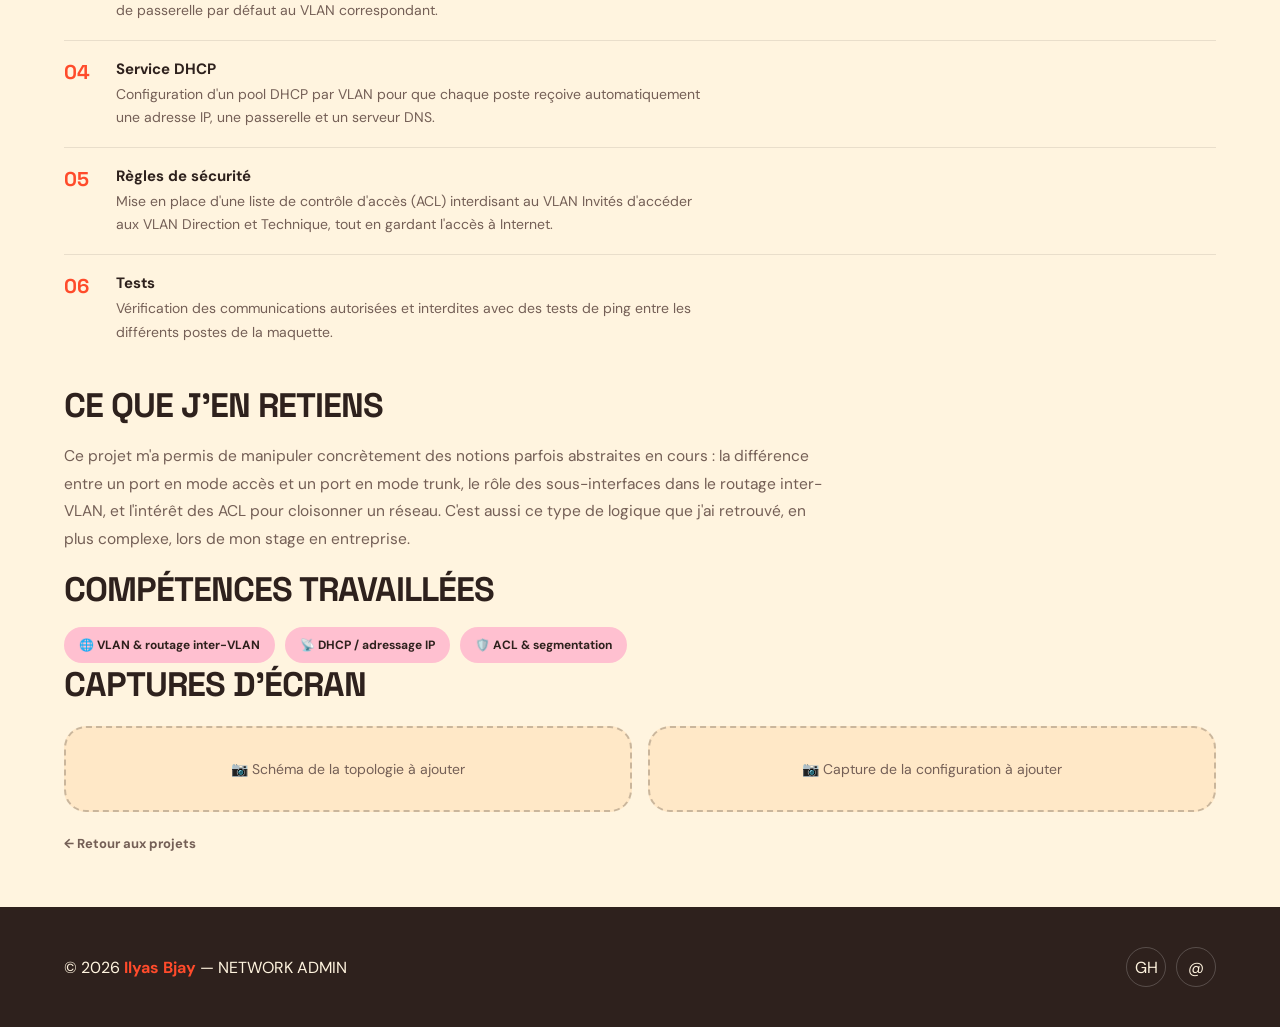
<file: projet-perso-1.html>
<!DOCTYPE html>
<html lang="fr">
<head>
<meta charset="UTF-8">
<meta name="viewport" content="width=device-width, initial-scale=1.0">

<title>Home Lab Réseau — Ilyas Bjay</title>

<link rel="preconnect" href="https://fonts.googleapis.com">
<link rel="preconnect" href="https://fonts.gstatic.com" crossorigin>
<link href="https://fonts.googleapis.com/css2?family=DM+Sans:wght@400;500;600;700&family=Space+Grotesk:wght@400;500;600;700&display=swap" rel="stylesheet">

<style>

/* =========================================================
   PALETTE
========================================================= */

:root{
    --cream:#fff4df;
    --cream-2:#ffe8c7;
    --orange:#ff4b2b;
    --orange-dark:#e83b20;
    --coral:#ff725c;
    --pink:#ff82aa;
    --pink-light:#ffc0d0;
    --yellow:#ffd56a;
    --brown:#2e211d;
    --muted:#745f56;
    --white:#fffaf1;
    --green:#58b89c;
    --purple:#9c7cff;

    --shadow:0 18px 50px rgba(93,45,27,.12);
    --radius:30px;
}

*{
    box-sizing:border-box;
    margin:0;
    padding:0;
}

html{
    scroll-behavior:smooth;
}

body{
    font-family:"DM Sans",sans-serif;
    background:var(--cream);
    color:var(--brown);
    overflow-x:hidden;
}

body.dark{
    --cream:#211917;
    --cream-2:#332421;
    --white:#2a211e;
    --brown:#fff4df;
    --muted:#d7bfb5;
    --shadow:0 18px 50px rgba(0,0,0,.25);
}

a{
    color:inherit;
    text-decoration:none;
}

button{
    font-family:inherit;
    border:0;
    cursor:pointer;
}

/* =========================================================
   CURSEUR
========================================================= */

.cursor{
    width:18px;
    height:18px;
    border:2px solid var(--orange);
    border-radius:50%;
    position:fixed;
    pointer-events:none;
    z-index:9999;
    transform:translate(-50%,-50%);
    transition:
        width .2s,
        height .2s,
        background .2s;
}

.cursor.active{
    width:45px;
    height:45px;
    background:rgba(255,75,43,.12);
}

/* =========================================================
   DECORATIONS
========================================================= */

.shape{
    position:absolute;
    pointer-events:none;
    z-index:0;
}

.blob{
    width:480px;
    height:480px;
    background:var(--pink);
    border-radius:55% 45% 60% 40%;
    opacity:.85;
    animation:blobMove 8s ease-in-out infinite;
}

.blob.orange{
    background:var(--orange);
    width:300px;
    height:300px;
}

.star{
    font-size:55px;
    color:var(--orange);
    animation:spin 10s linear infinite;
}

@keyframes blobMove{
    0%,100%{transform:rotate(0deg) scale(1)}
    50%{transform:rotate(8deg) scale(1.05)}
}

@keyframes spin{
    from{transform:rotate(0)}
    to{transform:rotate(360deg)}
}

/* =========================================================
   NAVBAR
========================================================= */

nav{
    position:fixed;
    top:18px;
    left:50%;
    transform:translateX(-50%);
    width:min(1180px,92%);
    padding:15px 22px;
    background:rgba(255,250,241,.88);
    backdrop-filter:blur(18px);
    border:1px solid rgba(255,75,43,.1);
    border-radius:50px;
    display:flex;
    align-items:center;
    justify-content:space-between;
    z-index:1000;
    box-shadow:0 10px 35px rgba(70,30,15,.08);
}

body.dark nav{
    background:rgba(42,33,30,.9);
}

.logo{
    font-family:"Space Grotesk",sans-serif;
    font-weight:700;
    line-height:.85;
    color:var(--orange);
    font-size:21px;
    letter-spacing:-1px;
}

.logo span{
    color:var(--brown);
}

.nav-links{
    display:flex;
    gap:28px;
    list-style:none;
}

.nav-links a{
    font-size:13px;
    font-weight:600;
    transition:.25s;
}

.nav-links a:hover{
    color:var(--orange);
}

.nav-actions{
    display:flex;
    align-items:center;
    gap:9px;
}

.circle-btn{
    width:42px;
    height:42px;
    border-radius:50%;
    background:var(--cream-2);
    color:var(--brown);
    display:grid;
    place-items:center;
    font-size:17px;
    transition:.25s;
}

.circle-btn:hover{
    transform:rotate(12deg) scale(1.08);
    background:var(--pink-light);
}

.menu-btn{
    display:none;
}

/* =========================================================
   HERO
========================================================= */

.hero{
    min-height:850px;
    padding:150px max(5%,calc((100vw - 1180px)/2)) 80px;
    position:relative;
    display:grid;
    grid-template-columns:1fr 1fr;
    align-items:center;
    gap:50px;
    overflow:hidden;
}

.hero-content{
    position:relative;
    z-index:2;
}

.eyebrow{
    display:inline-flex;
    align-items:center;
    gap:9px;
    color:var(--orange);
    font-size:13px;
    font-weight:700;
    letter-spacing:2px;
    text-transform:uppercase;
    margin-bottom:25px;
}

.eyebrow::before{
    content:"✦";
    font-size:22px;
}

.hero h1{
    font-family:"Space Grotesk",sans-serif;
    font-size:clamp(60px,7vw,105px);
    line-height:.83;
    letter-spacing:-6px;
    text-transform:uppercase;
}

.hero h1 .orange{
    color:var(--orange);
}

.hero h1 .pink{
    color:var(--pink);
    font-style:italic;
}

.hero-description{
    max-width:480px;
    margin:30px 0;
    color:var(--muted);
    font-size:16px;
    line-height:1.7;
}

.hero-buttons{
    display:flex;
    gap:12px;
    flex-wrap:wrap;
}

.btn{
    display:inline-flex;
    align-items:center;
    gap:12px;
    padding:15px 23px;
    border-radius:50px;
    font-weight:700;
    transition:.3s;
}

.btn-primary{
    background:var(--orange);
    color:white;
    box-shadow:0 12px 25px rgba(255,75,43,.22);
}

.btn-primary:hover{
    transform:translateY(-4px);
    box-shadow:0 17px 35px rgba(255,75,43,.3);
}

.btn-secondary{
    border:2px solid var(--brown);
}

.btn-secondary:hover{
    background:var(--brown);
    color:var(--cream);
}

.hero-visual{
    height:550px;
    position:relative;
    z-index:2;
}

.profile-card{
    position:absolute;
    inset:30px 20px 30px 30px;
    background:var(--pink);
    border-radius:45% 45% 40% 40%;
    overflow:hidden;
    box-shadow:var(--shadow);
    display:flex;
    align-items:flex-end;
    justify-content:center;
}

.profile-card::before{
    content:"";
    position:absolute;
    width:90%;
    height:90%;
    background:var(--orange);
    border-radius:50%;
    top:-25%;
    left:-30%;
    opacity:.8;
}

.profile-placeholder{
    width:72%;
    height:85%;
    background:linear-gradient(145deg,#ffd8c5,#ff9c82);
    border-radius:48% 48% 0 0;
    position:relative;
    z-index:2;
    display:flex;
    align-items:center;
    justify-content:center;
    font-size:120px;
}

.profile-placeholder::after{
    content:"NETWORK";
    position:absolute;
    bottom:35px;
    font-family:"Space Grotesk";
    font-size:24px;
    font-weight:700;
    color:var(--orange);
}

.floating-card{
    position:absolute;
    z-index:5;
    background:var(--white);
    border-radius:22px;
    padding:18px;
    box-shadow:var(--shadow);
    animation:float 4s ease-in-out infinite;
}

.status-card{
    top:35px;
    right:-5px;
}

.status-dot{
    display:inline-block;
    width:9px;
    height:9px;
    border-radius:50%;
    background:#39c98a;
    margin-right:7px;
    box-shadow:0 0 12px #39c98a;
}

.status-title{
    font-size:11px;
    font-weight:700;
    color:var(--green);
}

.status-value{
    font-size:22px;
    font-weight:700;
    margin-top:6px;
}

.terminal-card{
    bottom:45px;
    left:-35px;
    width:240px;
}

.terminal-card code{
    font-family:monospace;
    font-size:12px;
    color:var(--orange);
    line-height:1.7;
}

@keyframes float{
    0%,100%{transform:translateY(0)}
    50%{transform:translateY(-13px)}
}

/* =========================================================
   TICKER
========================================================= */

.ticker{
    overflow:hidden;
    background:var(--orange);
    color:white;
    padding:17px 0;
    transform:rotate(-1deg) scale(1.03);
}

.ticker-track{
    display:flex;
    width:max-content;
    animation:ticker 22s linear infinite;
}

.ticker span{
    font-family:"Space Grotesk";
    font-size:20px;
    font-weight:700;
    padding:0 25px;
    white-space:nowrap;
}

@keyframes ticker{
    to{transform:translateX(-50%)}
}

/* =========================================================
   SECTIONS
========================================================= */

section{
    padding:110px max(5%,calc((100vw - 1180px)/2));
    position:relative;
}

.section-title{
    font-family:"Space Grotesk";
    font-size:clamp(42px,6vw,75px);
    line-height:.9;
    text-transform:uppercase;
    letter-spacing:-4px;
    margin-bottom:45px;
}

.section-title span{
    color:var(--orange);
}

.section-intro{
    max-width:600px;
    color:var(--muted);
    line-height:1.7;
    margin-bottom:45px;
}

/* =========================================================
   NETWORK DASHBOARD
========================================================= */

.network-section{
    background:var(--cream-2);
}

.network-grid{
    display:grid;
    grid-template-columns:1.5fr 1fr;
    gap:25px;
}

.network-map{
    min-height:500px;
    background:var(--white);
    border-radius:var(--radius);
    padding:30px;
    position:relative;
    overflow:hidden;
    box-shadow:var(--shadow);
}

.network-map h3{
    font-family:"Space Grotesk";
    font-size:22px;
    margin-bottom:25px;
}

.network-lines{
    position:absolute;
    inset:80px 20px 20px;
}

.network-line{
    position:absolute;
    height:3px;
    background:linear-gradient(90deg,var(--pink),var(--orange));
    transform-origin:left;
    animation:linePulse 2s infinite;
}

.line1{width:250px;top:160px;left:110px;transform:rotate(-30deg)}
.line2{width:220px;top:160px;left:110px;transform:rotate(30deg)}
.line3{width:180px;top:160px;left:110px}
.line4{width:180px;top:160px;left:110px;transform:rotate(75deg)}

@keyframes linePulse{
    0%,100%{opacity:.4}
    50%{opacity:1}
}

.device{
    width:82px;
    height:82px;
    border-radius:24px;
    background:var(--cream-2);
    position:absolute;
    display:grid;
    place-items:center;
    font-size:30px;
    border:2px solid var(--pink-light);
    z-index:3;
    transition:.3s;
}

.device:hover{
    transform:scale(1.12) rotate(-5deg);
    background:var(--pink-light);
}

.device small{
    position:absolute;
    bottom:-24px;
    font-size:10px;
    font-weight:700;
    white-space:nowrap;
}

.router{left:70px;top:120px}
.server{right:75px;top:75px}
.pc{right:65px;bottom:80px}
.firewall{left:55px;bottom:70px}

.packets{
    position:absolute;
    width:11px;
    height:11px;
    border-radius:50%;
    background:var(--orange);
    z-index:4;
    animation:packet 3s linear infinite;
}

@keyframes packet{
    0%{left:110px;top:160px}
    100%{left:390px;top:90px}
}

.stats{
    display:grid;
    grid-template-columns:1fr 1fr;
    gap:20px;
}

.stat{
    background:var(--white);
    border-radius:var(--radius);
    padding:28px;
    box-shadow:var(--shadow);
    min-height:150px;
    transition:.3s;
}

.stat:hover{
    transform:translateY(-8px) rotate(1deg);
}

.stat-icon{
    font-size:25px;
    margin-bottom:15px;
}

.stat-number{
    font-family:"Space Grotesk";
    font-size:38px;
    font-weight:700;
    color:var(--orange);
}

.stat-label{
    color:var(--muted);
    font-size:13px;
}

/* =========================================================
   ABOUT
========================================================= */

.about-grid{
    display:grid;
    grid-template-columns:1fr 1.5fr;
    gap:60px;
    align-items:center;
}

.about-card{
    background:var(--orange);
    color:white;
    border-radius:40px;
    padding:50px;
    min-height:430px;
    display:flex;
    flex-direction:column;
    justify-content:space-between;
    transform:rotate(-2deg);
    box-shadow:var(--shadow);
}

.about-card h3{
    font-family:"Space Grotesk";
    font-size:48px;
    line-height:.9;
}

.about-card .big-symbol{
    font-size:120px;
    line-height:.8;
}

.about-text h2{
    font-family:"Space Grotesk";
    font-size:40px;
    margin-bottom:20px;
}

.about-text p{
    color:var(--muted);
    line-height:1.8;
    margin-bottom:20px;
}

.tags{
    display:flex;
    flex-wrap:wrap;
    gap:10px;
}

.tag{
    padding:10px 15px;
    border-radius:30px;
    background:var(--pink-light);
    font-size:12px;
    font-weight:700;
}

/* =========================================================
   SKILLS
========================================================= */

.skills-section{
    background:var(--cream-2);
}

.skills-grid{
    display:grid;
    grid-template-columns:1fr 1fr;
    gap:25px;
}

.skill{
    background:var(--white);
    padding:25px;
    border-radius:25px;
    box-shadow:var(--shadow);
}

.skill-head{
    display:flex;
    justify-content:space-between;
    margin-bottom:13px;
    font-weight:700;
}

.skill-percent{
    color:var(--orange);
}

.progress{
    height:13px;
    background:var(--cream-2);
    border-radius:20px;
    overflow:hidden;
}

.progress-bar{
    height:100%;
    width:0;
    border-radius:20px;
    background:linear-gradient(90deg,var(--orange),var(--pink));
    transition:width 1.5s cubic-bezier(.2,.8,.2,1);
}

.skill:hover .progress-bar{
    filter:saturate(1.3);
}

/* =========================================================
   EXPERIENCE
========================================================= */

.timeline{
    position:relative;
    max-width:900px;
    margin:auto;
}

.timeline::before{
    content:"";
    position:absolute;
    left:50%;
    top:0;
    bottom:0;
    width:3px;
    background:linear-gradient(var(--orange),var(--pink));
    transform:translateX(-50%);
}

.timeline-item{
    width:50%;
    padding:20px 45px;
    position:relative;
}

.timeline-item:nth-child(odd){
    margin-right:auto;
    text-align:right;
}

.timeline-item:nth-child(even){
    margin-left:auto;
}

.timeline-dot{
    width:18px;
    height:18px;
    background:var(--orange);
    border:5px solid var(--cream);
    border-radius:50%;
    position:absolute;
    top:35px;
    right:-9px;
    z-index:2;
}

.timeline-item:nth-child(even) .timeline-dot{
    left:-9px;
}

.timeline-card{
    background:var(--white);
    border-radius:25px;
    padding:28px;
    box-shadow:var(--shadow);
    transition:.3s;
}

.timeline-card:hover{
    transform:translateY(-7px);
}

.timeline-card .date{
    color:var(--orange);
    font-weight:700;
    font-size:12px;
}

.timeline-card h3{
    font-family:"Space Grotesk";
    margin:8px 0;
}

.timeline-card p{
    color:var(--muted);
    line-height:1.6;
    font-size:14px;
}

/* =========================================================
   PROJECTS
========================================================= */

.projects-section{
    background:var(--orange);
    color:white;
}

.projects-section .section-title span{
    color:var(--yellow);
}

.projects-grid{
    display:grid;
    grid-template-columns:repeat(3,1fr);
    gap:20px;
}

.project{
    min-height:360px;
    background:var(--white);
    color:var(--brown);
    border-radius:30px;
    overflow:hidden;
    position:relative;
    transition:.4s;
    cursor:pointer;
}

.project:hover{
    transform:translateY(-12px) rotate(1deg);
}

.project-visual{
    height:200px;
    display:grid;
    place-items:center;
    font-size:70px;
    background:linear-gradient(135deg,var(--pink-light),var(--cream-2));
}

.project:nth-child(2) .project-visual{
    background:linear-gradient(135deg,#ffc5a4,#ff755c);
}

.project:nth-child(3) .project-visual{
    background:linear-gradient(135deg,#d9c7ff,#9c7cff);
}

.project-content{
    padding:22px;
}

.project-content small{
    color:var(--orange);
    font-weight:700;
}

.project-content h3{
    font-family:"Space Grotesk";
    font-size:24px;
    margin:5px 0 8px;
}

.project-content p{
    color:var(--muted);
    font-size:13px;
    line-height:1.5;
}

.project-arrow{
    position:absolute;
    right:18px;
    bottom:18px;
    width:42px;
    height:42px;
    border-radius:50%;
    background:var(--orange);
    color:white;
    display:grid;
    place-items:center;
}

/* =========================================================
   TERMINAL
========================================================= */

.terminal-section{
    background:#211917;
    color:#fff4df;
}

.terminal{
    max-width:950px;
    margin:auto;
    background:#151110;
    border-radius:25px;
    overflow:hidden;
    box-shadow:0 30px 80px rgba(0,0,0,.25);
    border:1px solid #493833;
}

.terminal-header{
    padding:15px 20px;
    display:flex;
    align-items:center;
    gap:7px;
    border-bottom:1px solid #493833;
}

.terminal-header i{
    width:11px;
    height:11px;
    border-radius:50%;
    background:var(--pink);
}

.terminal-header i:nth-child(2){background:var(--yellow)}
.terminal-header i:nth-child(3){background:var(--green)}

.terminal-body{
    padding:25px;
    min-height:320px;
    font-family:monospace;
    font-size:14px;
    line-height:1.8;
}

.terminal-output{
    color:#d9cbc3;
}

.terminal-input{
    display:flex;
    gap:8px;
}

.terminal-input span{
    color:#ff725c;
}

.terminal-input input{
    flex:1;
    background:none;
    border:0;
    outline:none;
    color:#fff4df;
    font:inherit;
}

/* =========================================================
   CONTACT
========================================================= */

.contact{
    background:var(--cream-2);
}

.contact-box{
    background:var(--pink);
    border-radius:45px;
    padding:70px;
    display:grid;
    grid-template-columns:1fr 1fr;
    gap:60px;
    position:relative;
    overflow:hidden;
    box-shadow:var(--shadow);
}

.contact-box::after{
    content:"✦";
    position:absolute;
    right:30px;
    bottom:-30px;
    font-size:180px;
    color:rgba(255,255,255,.25);
}

.contact-box h2{
    font-family:"Space Grotesk";
    font-size:clamp(45px,6vw,75px);
    line-height:.85;
    text-transform:uppercase;
}

.contact-box p{
    margin-top:25px;
    line-height:1.7;
}

.contact-form{
    display:flex;
    flex-direction:column;
    gap:12px;
    position:relative;
    z-index:2;
}

.contact-form input,
.contact-form textarea{
    border:0;
    padding:17px 20px;
    border-radius:15px;
    background:rgba(255,250,241,.8);
    color:var(--brown);
    font-family:inherit;
    outline:none;
}

.contact-form textarea{
    min-height:130px;
    resize:vertical;
}

.contact-form button{
    background:var(--orange);
    color:white;
    padding:17px;
    border-radius:50px;
    font-weight:700;
}

/* =========================================================
   FOOTER
========================================================= */

footer{
    background:var(--brown);
    color:var(--cream);
    padding:40px 5%;
    display:flex;
    justify-content:space-between;
    align-items:center;
}

footer strong{
    color:var(--orange);
}

.socials{
    display:flex;
    gap:10px;
}

.social{
    width:40px;
    height:40px;
    border:1px solid rgba(255,255,255,.2);
    border-radius:50%;
    display:grid;
    place-items:center;
    transition:.3s;
}

.social:hover{
    background:var(--orange);
    border-color:var(--orange);
    transform:translateY(-4px);
}

/* =========================================================
   MODAL
========================================================= */

.modal{
    position:fixed;
    inset:0;
    background:rgba(25,15,12,.75);
    backdrop-filter:blur(12px);
    display:none;
    place-items:center;
    z-index:3000;
    padding:20px;
}

.modal.show{
    display:grid;
}

.modal-box{
    width:min(650px,100%);
    background:var(--white);
    color:var(--brown);
    padding:40px;
    border-radius:30px;
    position:relative;
    animation:modalIn .3s ease;
}

@keyframes modalIn{
    from{transform:scale(.8);opacity:0}
    to{transform:scale(1);opacity:1}
}

.close-modal{
    position:absolute;
    right:20px;
    top:20px;
    width:38px;
    height:38px;
    border-radius:50%;
    background:var(--cream-2);
}

.modal-box h2{
    font-family:"Space Grotesk";
    font-size:40px;
    color:var(--orange);
    margin-bottom:15px;
}

.modal-box p{
    color:var(--muted);
    line-height:1.7;
}

/* =========================================================
   REVEAL
========================================================= */

.reveal{
    opacity:0;
    transform:translateY(40px);
    transition:opacity .8s ease,transform .8s ease;
}

.reveal.visible{
    opacity:1;
    transform:translateY(0);
}

/* =========================================================
   RESPONSIVE
========================================================= */

@media(max-width:850px){

    nav{
        width:94%;
    }

    .nav-links{
        display:none;
        position:absolute;
        top:70px;
        left:0;
        width:100%;
        background:var(--white);
        padding:20px;
        border-radius:25px;
        flex-direction:column;
        box-shadow:var(--shadow);
    }

    .nav-links.open{
        display:flex;
    }

    .menu-btn{
        display:grid;
    }

    .hero{
        grid-template-columns:1fr;
        padding-top:140px;
    }

    .hero h1{
        font-size:62px;
    }

    .hero-visual{
        height:450px;
    }

    .network-grid,
    .about-grid,
    .contact-box{
        grid-template-columns:1fr;
    }

    .projects-grid{
        grid-template-columns:1fr;
    }

    .skills-grid{
        grid-template-columns:1fr;
    }

    .timeline::before{
        left:10px;
    }

    .timeline-item,
    .timeline-item:nth-child(odd),
    .timeline-item:nth-child(even){
        width:100%;
        margin:0;
        padding-left:40px;
        padding-right:0;
        text-align:left;
    }

    .timeline-dot,
    .timeline-item:nth-child(even) .timeline-dot{
        left:1px;
        right:auto;
    }

    .contact-box{
        padding:40px 25px;
    }

    footer{
        flex-direction:column;
        gap:20px;
        text-align:center;
    }
}

@media(max-width:500px){

    section{
        padding:80px 5%;
    }

    .hero{
        padding-left:5%;
        padding-right:5%;
    }

    .hero h1{
        font-size:50px;
        letter-spacing:-3px;
    }

    .hero-visual{
        height:370px;
    }

    .profile-card{
        inset:20px;
    }

    .floating-card{
        transform:scale(.8);
    }

    .terminal-card{
        left:-15px;
    }

    .stats{
        grid-template-columns:1fr;
    }

    .network-map{
        min-height:420px;
    }
}


/* =========================================================
   SOUS-PAGES (ajouts)
========================================================= */

.subpage-hero{
    padding:150px max(5%,calc((100vw - 1180px)/2)) 50px;
}

.breadcrumb{
    font-size:13px;
    font-weight:600;
    color:var(--muted);
    margin-bottom:22px;
    display:flex;
    gap:8px;
    align-items:center;
    flex-wrap:wrap;
}

.breadcrumb a:hover{
    color:var(--orange);
}

.subpage-hero h1{
    font-family:"Space Grotesk",sans-serif;
    font-size:clamp(36px,5vw,62px);
    line-height:.98;
    letter-spacing:-2px;
    text-transform:uppercase;
    max-width:820px;
}

.subpage-lead{
    max-width:640px;
    color:var(--muted);
    font-size:16px;
    line-height:1.75;
    margin-top:20px;
}

.detail-section{
    padding:35px max(5%,calc((100vw - 1180px)/2));
}

.detail-section h2{
    font-family:"Space Grotesk",sans-serif;
    font-size:clamp(24px,3vw,34px);
    letter-spacing:-1px;
    text-transform:uppercase;
    margin-bottom:16px;
}

.detail-section p{
    color:var(--muted);
    line-height:1.8;
    font-size:15.5px;
    max-width:760px;
    margin-bottom:14px;
}

.info-card-grid{
    display:grid;
    grid-template-columns:repeat(auto-fit,minmax(210px,1fr));
    gap:18px;
    margin:26px 0 36px;
}

.info-card{
    background:var(--white);
    border-radius:22px;
    padding:22px;
    box-shadow:var(--shadow);
}

.info-card .info-label{
    font-size:11px;
    font-weight:700;
    letter-spacing:1px;
    color:var(--orange);
    margin-bottom:8px;
}

.info-card .info-value{
    font-size:16px;
    font-weight:700;
}

.placeholder-box{
    border:2px dashed rgba(46,33,29,.25);
    border-radius:22px;
    padding:32px;
    text-align:center;
    color:var(--muted);
    font-size:14px;
    background:var(--cream-2);
}

body.dark .placeholder-box{
    border-color:rgba(255,244,223,.25);
}

.placeholder-grid{
    display:grid;
    grid-template-columns:repeat(auto-fit,minmax(220px,1fr));
    gap:16px;
    margin:20px 0;
}

.project-grid-page{
    display:grid;
    grid-template-columns:repeat(auto-fit,minmax(280px,1fr));
    gap:22px;
    margin-top:26px;
}

.project-link-card{
    display:block;
    background:var(--white);
    border-radius:var(--radius);
    padding:28px;
    box-shadow:var(--shadow);
    transition:.3s;
}

.project-link-card:hover{
    transform:translateY(-6px);
}

.project-link-card .pill{
    font-size:11px;
    font-weight:700;
    letter-spacing:1px;
    color:var(--orange);
    margin-bottom:10px;
    display:block;
}

.project-link-card h3{
    font-family:"Space Grotesk",sans-serif;
    font-size:19px;
    margin-bottom:10px;
    text-transform:uppercase;
}

.project-link-card p{
    color:var(--muted);
    font-size:14px;
    line-height:1.65;
}

.project-link-card .go{
    margin-top:16px;
    font-weight:700;
    color:var(--orange);
    font-size:13px;
}

.section-kicker{
    font-size:13px;
    font-weight:700;
    letter-spacing:1px;
    color:var(--muted);
    margin-bottom:6px;
}

.back-link{
    display:inline-flex;
    align-items:center;
    gap:8px;
    font-weight:700;
    font-size:13px;
    margin-bottom:20px;
    color:var(--muted);
}

.back-link:hover{
    color:var(--orange);
}

.step-list{
    margin:22px 0;
}

.step-item{
    display:flex;
    gap:18px;
    padding:18px 0;
    border-top:1px solid rgba(46,33,29,.1);
}

body.dark .step-item{
    border-color:rgba(255,244,223,.1);
}

.step-item:first-child{
    border-top:0;
    padding-top:0;
}

.step-num{
    font-family:"Space Grotesk",sans-serif;
    font-weight:700;
    color:var(--orange);
    font-size:20px;
    min-width:34px;
}

.step-item h4{
    font-size:15px;
    margin-bottom:4px;
}

.step-item p{
    color:var(--muted);
    font-size:14px;
    line-height:1.65;
    margin:0;
    max-width:600px;
}

.cta-band{
    background:var(--brown);
    color:var(--cream);
    border-radius:var(--radius);
    padding:50px max(6%,40px);
    margin:60px max(5%,calc((100vw - 1180px)/2)) 0;
    text-align:center;
}

.cta-band h2{
    font-family:"Space Grotesk",sans-serif;
    font-size:clamp(22px,3vw,30px);
    text-transform:uppercase;
    margin-bottom:16px;
}

.two-col{
    display:grid;
    grid-template-columns:1fr 1fr;
    gap:40px;
}

@media(max-width:820px){
    .two-col{ grid-template-columns:1fr; }
}

.code-block{
    background:var(--brown);
    color:var(--cream);
    border-radius:22px;
    padding:24px;
    overflow-x:auto;
    font-family:monospace;
    font-size:13px;
    line-height:1.7;
    margin:20px 0;
    box-shadow:var(--shadow);
}

.code-block .cmt{
    opacity:.55;
}


</style>
</head>

<body>

<div class="cursor"></div>

<!-- =====================================================
     NAVIGATION
===================================================== -->

<nav>

    <a href="index.html#home" class="logo">
        NETWORK<br>
        <span>ADMIN.</span>
    </a>

    <ul class="nav-links" id="navLinks">
        <li><a href="index.html#home">ACCUEIL</a></li>
        <li><a href="index.html#about">À PROPOS</a></li>
        <li><a href="index.html#skills">COMPÉTENCES</a></li>
        <li><a href="index.html#experience">PARCOURS</a></li>
        <li><a href="projets.html">PROJETS</a></li>
        <li><a href="index.html#contact">CONTACT</a></li>
    </ul>

    <div class="nav-actions">
        <button class="circle-btn" id="themeBtn">☼</button>
        <button class="circle-btn menu-btn" id="menuBtn">☰</button>
    </div>

</nav>

<main>

<section class="subpage-hero">

<div class="breadcrumb">
    <a href="index.html#home">Accueil</a> / <a href="projets.html">Projets</a> / <span>Home Lab Réseau</span>
</div>

<div class="eyebrow">PROJET PERSONNEL</div>

<h1>HOME LAB <span class="orange">RÉSEAU.</span></h1>

<p class="subpage-lead">
    Maquette réseau réalisée en autonomie sous Packet Tracer, pour
    pratiquer le VLAN, le routage inter-VLAN et l'adressage IP en
    dehors des cours.
</p>

</section>


<section class="detail-section reveal">

<div class="info-card-grid">

<div class="info-card">
    <div class="info-label">OUTILS</div>
    <div class="info-value">Cisco Packet Tracer / GNS3</div>
</div>

<div class="info-card">
    <div class="info-label">NIVEAU</div>
    <div class="info-value">Projet d'entraînement</div>
</div>

<div class="info-card">
    <div class="info-label">DOMAINE</div>
    <div class="info-value">Réseaux & VLAN</div>
</div>

</div>

<h2>Pourquoi ce projet</h2>

<p>
Pour mieux comprendre le fonctionnement des VLAN et du routage
inter-VLAN vus en cours, j'ai voulu construire ma propre maquette
réseau plutôt que de me limiter aux exercices donnés en formation.
L'idée était de reproduire, en simplifié, l'organisation réseau
d'une petite structure avec plusieurs services séparés.
</p>

<h2>Scénario</h2>

<p>
Le réseau simule une petite entreprise avec trois services séparés
par VLAN : Direction, Technique et Invités. Chaque service doit
pouvoir communiquer avec les autres services autorisés, obtenir
automatiquement une adresse IP, et le réseau Invités doit rester
isolé du reste pour des raisons de sécurité.
</p>

<h2>Architecture</h2>

<div class="info-card-grid">

<div class="info-card">
    <div class="info-label">VLAN 10</div>
    <div class="info-value">Direction — 192.168.10.0/24</div>
</div>

<div class="info-card">
    <div class="info-label">VLAN 20</div>
    <div class="info-value">Technique — 192.168.20.0/24</div>
</div>

<div class="info-card">
    <div class="info-label">VLAN 30</div>
    <div class="info-value">Invités — 192.168.30.0/24</div>
</div>

</div>

<p>
Un routeur en configuration "router-on-a-stick" (une seule interface
physique découpée en sous-interfaces, une par VLAN) assure le
routage inter-VLAN. Un service DHCP attribue automatiquement les
adresses IP à chaque poste selon son VLAN.
</p>

<h2>Étapes de réalisation</h2>

<div class="step-list">

<div class="step-item">
    <div class="step-num">01</div>
    <div>
        <h4>Création des VLAN</h4>
        <p>Déclaration des VLAN 10, 20 et 30 sur le switch, puis
        affectation des ports en mode accès à chaque VLAN.</p>
    </div>
</div>

<div class="step-item">
    <div class="step-num">02</div>
    <div>
        <h4>Configuration du trunk</h4>
        <p>Mise en place d'une liaison trunk entre le switch et le
        routeur pour faire passer les trois VLAN sur un seul lien
        physique.</p>
    </div>
</div>

<div class="step-item">
    <div class="step-num">03</div>
    <div>
        <h4>Routage inter-VLAN</h4>
        <p>Création d'une sous-interface par VLAN sur le routeur
        (router-on-a-stick), chacune servant de passerelle par
        défaut au VLAN correspondant.</p>
    </div>
</div>

<div class="step-item">
    <div class="step-num">04</div>
    <div>
        <h4>Service DHCP</h4>
        <p>Configuration d'un pool DHCP par VLAN pour que chaque
        poste reçoive automatiquement une adresse IP, une passerelle
        et un serveur DNS.</p>
    </div>
</div>

<div class="step-item">
    <div class="step-num">05</div>
    <div>
        <h4>Règles de sécurité</h4>
        <p>Mise en place d'une liste de contrôle d'accès (ACL)
        interdisant au VLAN Invités d'accéder aux VLAN Direction et
        Technique, tout en gardant l'accès à Internet.</p>
    </div>
</div>

<div class="step-item">
    <div class="step-num">06</div>
    <div>
        <h4>Tests</h4>
        <p>Vérification des communications autorisées et interdites
        avec des tests de ping entre les différents postes de la
        maquette.</p>
    </div>
</div>

</div>

<h2>Ce que j'en retiens</h2>

<p>
Ce projet m'a permis de manipuler concrètement des notions parfois
abstraites en cours : la différence entre un port en mode accès et
un port en mode trunk, le rôle des sous-interfaces dans le routage
inter-VLAN, et l'intérêt des ACL pour cloisonner un réseau. C'est
aussi ce type de logique que j'ai retrouvé, en plus complexe, lors
de mon stage en entreprise.
</p>

<h2>Compétences travaillées</h2>

<div class="tags">
<span class="tag">🌐 VLAN & routage inter-VLAN</span>
<span class="tag">📡 DHCP / adressage IP</span>
<span class="tag">🛡️ ACL & segmentation</span>
</div>

<h2>Captures d'écran</h2>

<div class="placeholder-grid">
    <div class="placeholder-box">📷 Schéma de la topologie à ajouter</div>
    <div class="placeholder-box">📷 Capture de la configuration à ajouter</div>
</div>

<a href="projets.html" class="back-link">← Retour aux projets</a>

</section>


</main>

<!-- =====================================================
     FOOTER
===================================================== -->

<footer>

<div>
    © 2026 <strong>Ilyas Bjay</strong> — NETWORK ADMIN
</div>

<div class="socials">

<a class="social" href="https://github.com/bjayilyas-lang" target="_blank">GH</a>

<a class="social" href="mailto:bjayilyas@gmail.com">@</a>

</div>

</footer>


<script>

/* CURSEUR */
const cursor = document.querySelector(".cursor");

document.addEventListener("mousemove", e => {
    cursor.style.left = e.clientX + "px";
    cursor.style.top = e.clientY + "px";
});

document.querySelectorAll("a,button,.project-link-card").forEach(el => {
    el.addEventListener("mouseenter", () => cursor.classList.add("active"));
    el.addEventListener("mouseleave", () => cursor.classList.remove("active"));
});

/* MOBILE MENU */
const menuBtn = document.getElementById("menuBtn");
const navLinks = document.getElementById("navLinks");

menuBtn.addEventListener("click", () => {
    navLinks.classList.toggle("open");
});

document.querySelectorAll(".nav-links a").forEach(link => {
    link.addEventListener("click", () => {
        navLinks.classList.remove("open");
    });
});

/* DARK MODE */
const themeBtn = document.getElementById("themeBtn");

themeBtn.addEventListener("click", () => {
    document.body.classList.toggle("dark");
    themeBtn.textContent =
        document.body.classList.contains("dark") ? "☾" : "☼";
});

/* SCROLL REVEAL */
const observer = new IntersectionObserver(
    entries => {
        entries.forEach(entry => {
            if (entry.isIntersecting) {
                entry.target.classList.add("visible");
            }
        });
    },
    { threshold: .12 }
);

document.querySelectorAll(".reveal").forEach(el => observer.observe(el));

</script>

</body>
</html>
</file>
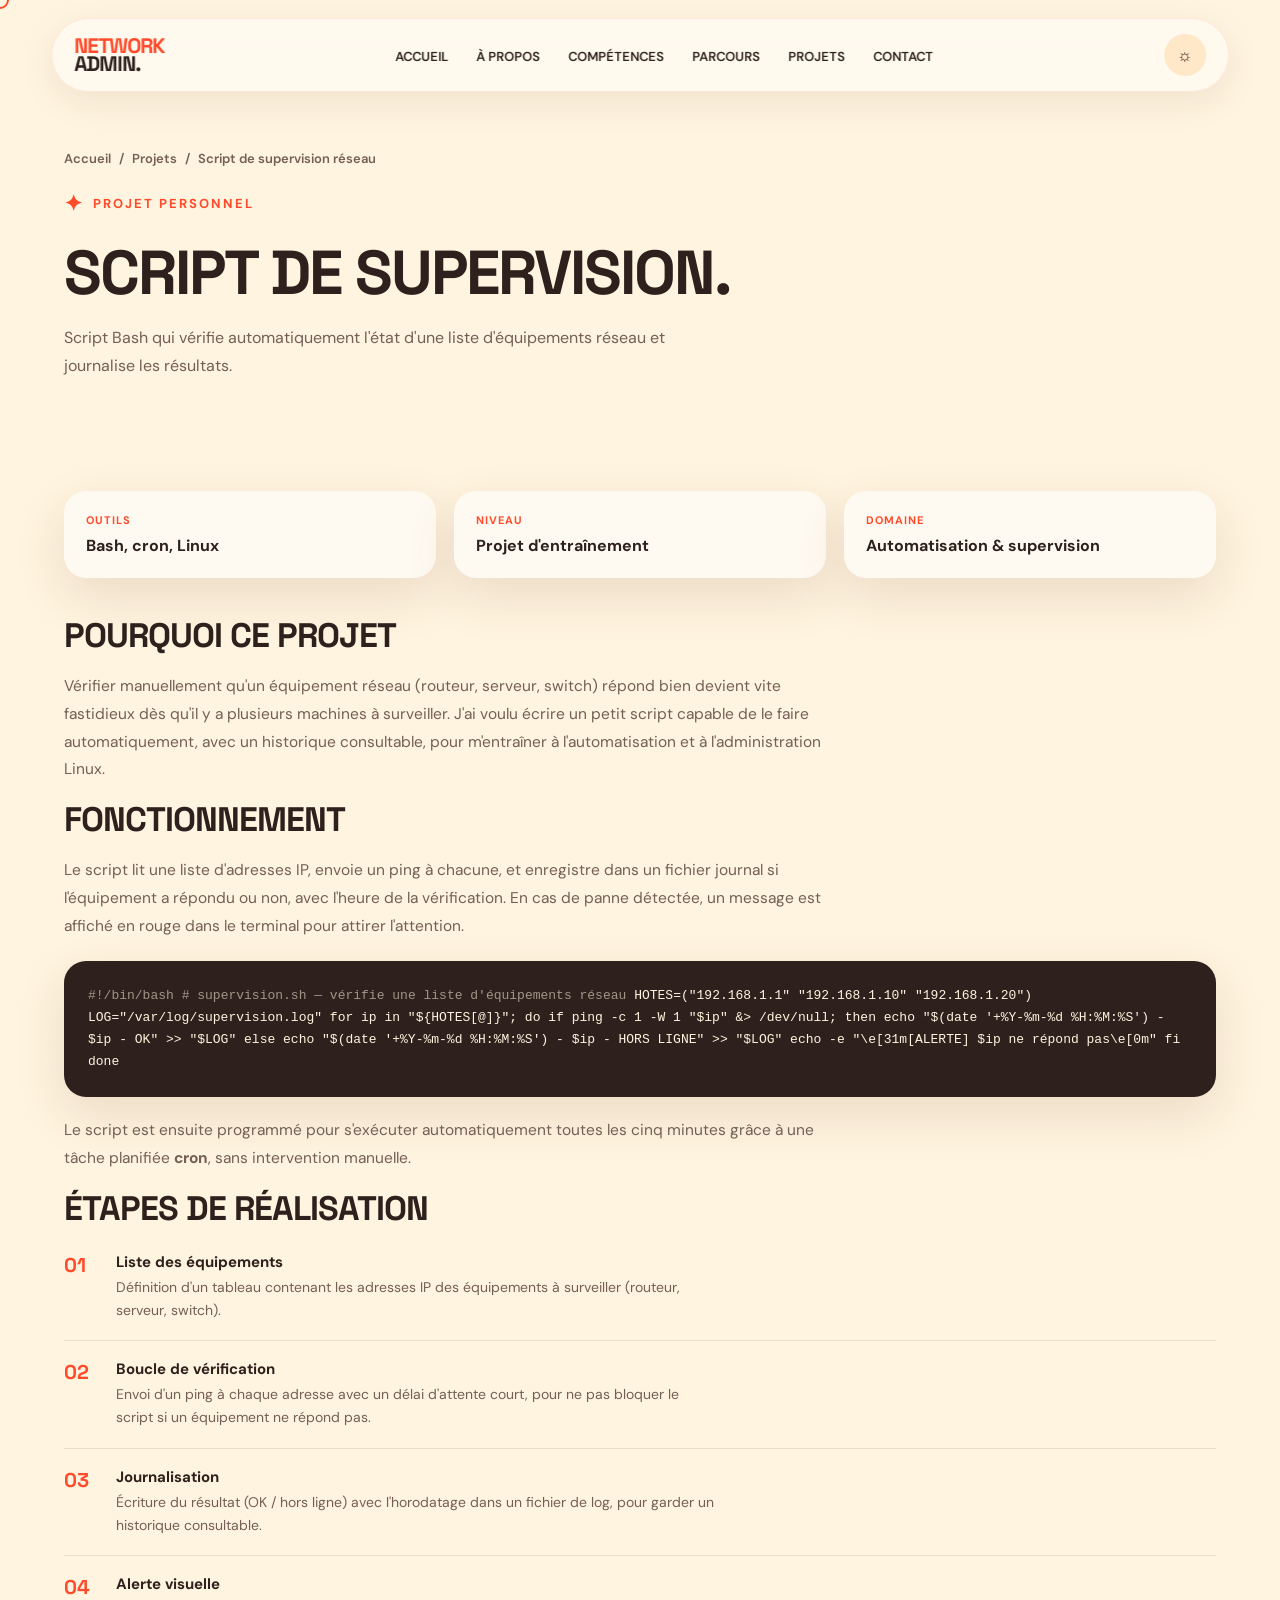
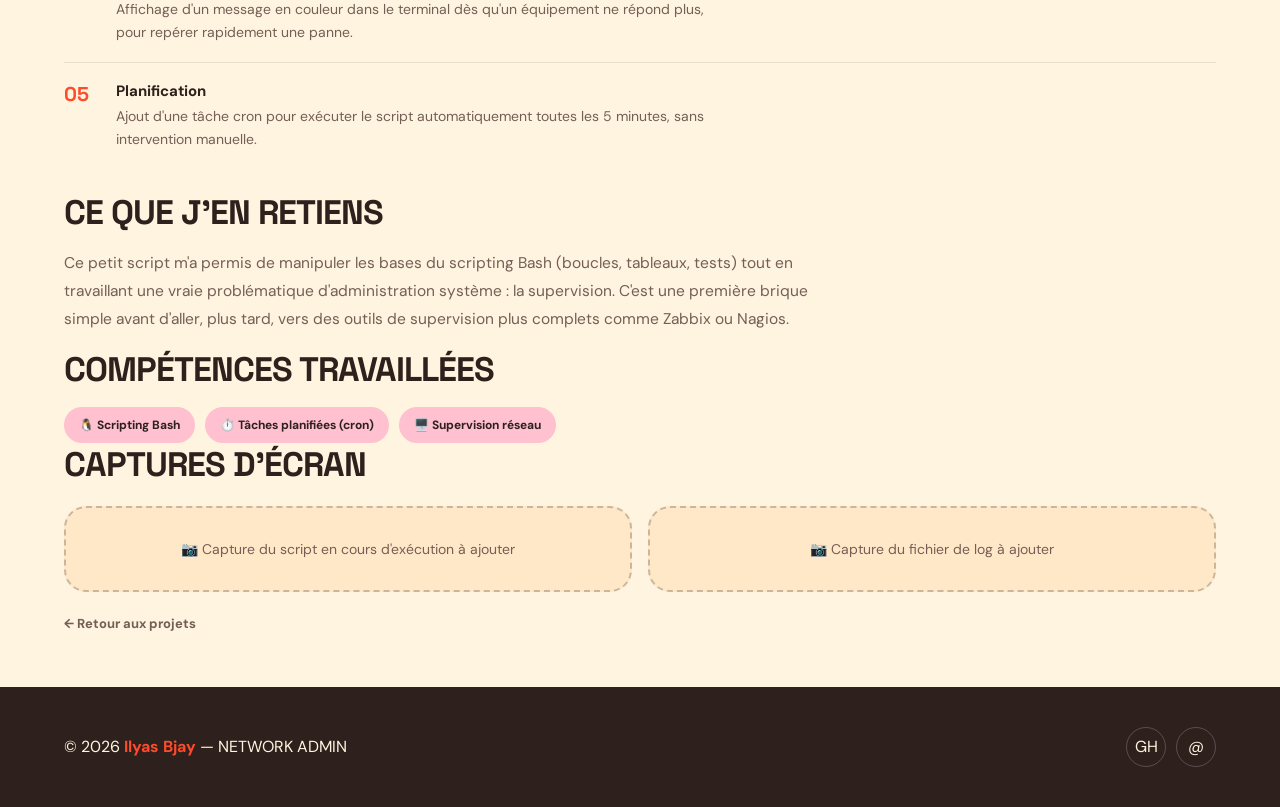
<file: projet-perso-2.html>
<!DOCTYPE html>
<html lang="fr">
<head>
<meta charset="UTF-8">
<meta name="viewport" content="width=device-width, initial-scale=1.0">

<title>Script de supervision réseau — Ilyas Bjay</title>

<link rel="preconnect" href="https://fonts.googleapis.com">
<link rel="preconnect" href="https://fonts.gstatic.com" crossorigin>
<link href="https://fonts.googleapis.com/css2?family=DM+Sans:wght@400;500;600;700&family=Space+Grotesk:wght@400;500;600;700&display=swap" rel="stylesheet">

<style>

/* =========================================================
   PALETTE
========================================================= */

:root{
    --cream:#fff4df;
    --cream-2:#ffe8c7;
    --orange:#ff4b2b;
    --orange-dark:#e83b20;
    --coral:#ff725c;
    --pink:#ff82aa;
    --pink-light:#ffc0d0;
    --yellow:#ffd56a;
    --brown:#2e211d;
    --muted:#745f56;
    --white:#fffaf1;
    --green:#58b89c;
    --purple:#9c7cff;

    --shadow:0 18px 50px rgba(93,45,27,.12);
    --radius:30px;
}

*{
    box-sizing:border-box;
    margin:0;
    padding:0;
}

html{
    scroll-behavior:smooth;
}

body{
    font-family:"DM Sans",sans-serif;
    background:var(--cream);
    color:var(--brown);
    overflow-x:hidden;
}

body.dark{
    --cream:#211917;
    --cream-2:#332421;
    --white:#2a211e;
    --brown:#fff4df;
    --muted:#d7bfb5;
    --shadow:0 18px 50px rgba(0,0,0,.25);
}

a{
    color:inherit;
    text-decoration:none;
}

button{
    font-family:inherit;
    border:0;
    cursor:pointer;
}

/* =========================================================
   CURSEUR
========================================================= */

.cursor{
    width:18px;
    height:18px;
    border:2px solid var(--orange);
    border-radius:50%;
    position:fixed;
    pointer-events:none;
    z-index:9999;
    transform:translate(-50%,-50%);
    transition:
        width .2s,
        height .2s,
        background .2s;
}

.cursor.active{
    width:45px;
    height:45px;
    background:rgba(255,75,43,.12);
}

/* =========================================================
   DECORATIONS
========================================================= */

.shape{
    position:absolute;
    pointer-events:none;
    z-index:0;
}

.blob{
    width:480px;
    height:480px;
    background:var(--pink);
    border-radius:55% 45% 60% 40%;
    opacity:.85;
    animation:blobMove 8s ease-in-out infinite;
}

.blob.orange{
    background:var(--orange);
    width:300px;
    height:300px;
}

.star{
    font-size:55px;
    color:var(--orange);
    animation:spin 10s linear infinite;
}

@keyframes blobMove{
    0%,100%{transform:rotate(0deg) scale(1)}
    50%{transform:rotate(8deg) scale(1.05)}
}

@keyframes spin{
    from{transform:rotate(0)}
    to{transform:rotate(360deg)}
}

/* =========================================================
   NAVBAR
========================================================= */

nav{
    position:fixed;
    top:18px;
    left:50%;
    transform:translateX(-50%);
    width:min(1180px,92%);
    padding:15px 22px;
    background:rgba(255,250,241,.88);
    backdrop-filter:blur(18px);
    border:1px solid rgba(255,75,43,.1);
    border-radius:50px;
    display:flex;
    align-items:center;
    justify-content:space-between;
    z-index:1000;
    box-shadow:0 10px 35px rgba(70,30,15,.08);
}

body.dark nav{
    background:rgba(42,33,30,.9);
}

.logo{
    font-family:"Space Grotesk",sans-serif;
    font-weight:700;
    line-height:.85;
    color:var(--orange);
    font-size:21px;
    letter-spacing:-1px;
}

.logo span{
    color:var(--brown);
}

.nav-links{
    display:flex;
    gap:28px;
    list-style:none;
}

.nav-links a{
    font-size:13px;
    font-weight:600;
    transition:.25s;
}

.nav-links a:hover{
    color:var(--orange);
}

.nav-actions{
    display:flex;
    align-items:center;
    gap:9px;
}

.circle-btn{
    width:42px;
    height:42px;
    border-radius:50%;
    background:var(--cream-2);
    color:var(--brown);
    display:grid;
    place-items:center;
    font-size:17px;
    transition:.25s;
}

.circle-btn:hover{
    transform:rotate(12deg) scale(1.08);
    background:var(--pink-light);
}

.menu-btn{
    display:none;
}

/* =========================================================
   HERO
========================================================= */

.hero{
    min-height:850px;
    padding:150px max(5%,calc((100vw - 1180px)/2)) 80px;
    position:relative;
    display:grid;
    grid-template-columns:1fr 1fr;
    align-items:center;
    gap:50px;
    overflow:hidden;
}

.hero-content{
    position:relative;
    z-index:2;
}

.eyebrow{
    display:inline-flex;
    align-items:center;
    gap:9px;
    color:var(--orange);
    font-size:13px;
    font-weight:700;
    letter-spacing:2px;
    text-transform:uppercase;
    margin-bottom:25px;
}

.eyebrow::before{
    content:"✦";
    font-size:22px;
}

.hero h1{
    font-family:"Space Grotesk",sans-serif;
    font-size:clamp(60px,7vw,105px);
    line-height:.83;
    letter-spacing:-6px;
    text-transform:uppercase;
}

.hero h1 .orange{
    color:var(--orange);
}

.hero h1 .pink{
    color:var(--pink);
    font-style:italic;
}

.hero-description{
    max-width:480px;
    margin:30px 0;
    color:var(--muted);
    font-size:16px;
    line-height:1.7;
}

.hero-buttons{
    display:flex;
    gap:12px;
    flex-wrap:wrap;
}

.btn{
    display:inline-flex;
    align-items:center;
    gap:12px;
    padding:15px 23px;
    border-radius:50px;
    font-weight:700;
    transition:.3s;
}

.btn-primary{
    background:var(--orange);
    color:white;
    box-shadow:0 12px 25px rgba(255,75,43,.22);
}

.btn-primary:hover{
    transform:translateY(-4px);
    box-shadow:0 17px 35px rgba(255,75,43,.3);
}

.btn-secondary{
    border:2px solid var(--brown);
}

.btn-secondary:hover{
    background:var(--brown);
    color:var(--cream);
}

.hero-visual{
    height:550px;
    position:relative;
    z-index:2;
}

.profile-card{
    position:absolute;
    inset:30px 20px 30px 30px;
    background:var(--pink);
    border-radius:45% 45% 40% 40%;
    overflow:hidden;
    box-shadow:var(--shadow);
    display:flex;
    align-items:flex-end;
    justify-content:center;
}

.profile-card::before{
    content:"";
    position:absolute;
    width:90%;
    height:90%;
    background:var(--orange);
    border-radius:50%;
    top:-25%;
    left:-30%;
    opacity:.8;
}

.profile-placeholder{
    width:72%;
    height:85%;
    background:linear-gradient(145deg,#ffd8c5,#ff9c82);
    border-radius:48% 48% 0 0;
    position:relative;
    z-index:2;
    display:flex;
    align-items:center;
    justify-content:center;
    font-size:120px;
}

.profile-placeholder::after{
    content:"NETWORK";
    position:absolute;
    bottom:35px;
    font-family:"Space Grotesk";
    font-size:24px;
    font-weight:700;
    color:var(--orange);
}

.floating-card{
    position:absolute;
    z-index:5;
    background:var(--white);
    border-radius:22px;
    padding:18px;
    box-shadow:var(--shadow);
    animation:float 4s ease-in-out infinite;
}

.status-card{
    top:35px;
    right:-5px;
}

.status-dot{
    display:inline-block;
    width:9px;
    height:9px;
    border-radius:50%;
    background:#39c98a;
    margin-right:7px;
    box-shadow:0 0 12px #39c98a;
}

.status-title{
    font-size:11px;
    font-weight:700;
    color:var(--green);
}

.status-value{
    font-size:22px;
    font-weight:700;
    margin-top:6px;
}

.terminal-card{
    bottom:45px;
    left:-35px;
    width:240px;
}

.terminal-card code{
    font-family:monospace;
    font-size:12px;
    color:var(--orange);
    line-height:1.7;
}

@keyframes float{
    0%,100%{transform:translateY(0)}
    50%{transform:translateY(-13px)}
}

/* =========================================================
   TICKER
========================================================= */

.ticker{
    overflow:hidden;
    background:var(--orange);
    color:white;
    padding:17px 0;
    transform:rotate(-1deg) scale(1.03);
}

.ticker-track{
    display:flex;
    width:max-content;
    animation:ticker 22s linear infinite;
}

.ticker span{
    font-family:"Space Grotesk";
    font-size:20px;
    font-weight:700;
    padding:0 25px;
    white-space:nowrap;
}

@keyframes ticker{
    to{transform:translateX(-50%)}
}

/* =========================================================
   SECTIONS
========================================================= */

section{
    padding:110px max(5%,calc((100vw - 1180px)/2));
    position:relative;
}

.section-title{
    font-family:"Space Grotesk";
    font-size:clamp(42px,6vw,75px);
    line-height:.9;
    text-transform:uppercase;
    letter-spacing:-4px;
    margin-bottom:45px;
}

.section-title span{
    color:var(--orange);
}

.section-intro{
    max-width:600px;
    color:var(--muted);
    line-height:1.7;
    margin-bottom:45px;
}

/* =========================================================
   NETWORK DASHBOARD
========================================================= */

.network-section{
    background:var(--cream-2);
}

.network-grid{
    display:grid;
    grid-template-columns:1.5fr 1fr;
    gap:25px;
}

.network-map{
    min-height:500px;
    background:var(--white);
    border-radius:var(--radius);
    padding:30px;
    position:relative;
    overflow:hidden;
    box-shadow:var(--shadow);
}

.network-map h3{
    font-family:"Space Grotesk";
    font-size:22px;
    margin-bottom:25px;
}

.network-lines{
    position:absolute;
    inset:80px 20px 20px;
}

.network-line{
    position:absolute;
    height:3px;
    background:linear-gradient(90deg,var(--pink),var(--orange));
    transform-origin:left;
    animation:linePulse 2s infinite;
}

.line1{width:250px;top:160px;left:110px;transform:rotate(-30deg)}
.line2{width:220px;top:160px;left:110px;transform:rotate(30deg)}
.line3{width:180px;top:160px;left:110px}
.line4{width:180px;top:160px;left:110px;transform:rotate(75deg)}

@keyframes linePulse{
    0%,100%{opacity:.4}
    50%{opacity:1}
}

.device{
    width:82px;
    height:82px;
    border-radius:24px;
    background:var(--cream-2);
    position:absolute;
    display:grid;
    place-items:center;
    font-size:30px;
    border:2px solid var(--pink-light);
    z-index:3;
    transition:.3s;
}

.device:hover{
    transform:scale(1.12) rotate(-5deg);
    background:var(--pink-light);
}

.device small{
    position:absolute;
    bottom:-24px;
    font-size:10px;
    font-weight:700;
    white-space:nowrap;
}

.router{left:70px;top:120px}
.server{right:75px;top:75px}
.pc{right:65px;bottom:80px}
.firewall{left:55px;bottom:70px}

.packets{
    position:absolute;
    width:11px;
    height:11px;
    border-radius:50%;
    background:var(--orange);
    z-index:4;
    animation:packet 3s linear infinite;
}

@keyframes packet{
    0%{left:110px;top:160px}
    100%{left:390px;top:90px}
}

.stats{
    display:grid;
    grid-template-columns:1fr 1fr;
    gap:20px;
}

.stat{
    background:var(--white);
    border-radius:var(--radius);
    padding:28px;
    box-shadow:var(--shadow);
    min-height:150px;
    transition:.3s;
}

.stat:hover{
    transform:translateY(-8px) rotate(1deg);
}

.stat-icon{
    font-size:25px;
    margin-bottom:15px;
}

.stat-number{
    font-family:"Space Grotesk";
    font-size:38px;
    font-weight:700;
    color:var(--orange);
}

.stat-label{
    color:var(--muted);
    font-size:13px;
}

/* =========================================================
   ABOUT
========================================================= */

.about-grid{
    display:grid;
    grid-template-columns:1fr 1.5fr;
    gap:60px;
    align-items:center;
}

.about-card{
    background:var(--orange);
    color:white;
    border-radius:40px;
    padding:50px;
    min-height:430px;
    display:flex;
    flex-direction:column;
    justify-content:space-between;
    transform:rotate(-2deg);
    box-shadow:var(--shadow);
}

.about-card h3{
    font-family:"Space Grotesk";
    font-size:48px;
    line-height:.9;
}

.about-card .big-symbol{
    font-size:120px;
    line-height:.8;
}

.about-text h2{
    font-family:"Space Grotesk";
    font-size:40px;
    margin-bottom:20px;
}

.about-text p{
    color:var(--muted);
    line-height:1.8;
    margin-bottom:20px;
}

.tags{
    display:flex;
    flex-wrap:wrap;
    gap:10px;
}

.tag{
    padding:10px 15px;
    border-radius:30px;
    background:var(--pink-light);
    font-size:12px;
    font-weight:700;
}

/* =========================================================
   SKILLS
========================================================= */

.skills-section{
    background:var(--cream-2);
}

.skills-grid{
    display:grid;
    grid-template-columns:1fr 1fr;
    gap:25px;
}

.skill{
    background:var(--white);
    padding:25px;
    border-radius:25px;
    box-shadow:var(--shadow);
}

.skill-head{
    display:flex;
    justify-content:space-between;
    margin-bottom:13px;
    font-weight:700;
}

.skill-percent{
    color:var(--orange);
}

.progress{
    height:13px;
    background:var(--cream-2);
    border-radius:20px;
    overflow:hidden;
}

.progress-bar{
    height:100%;
    width:0;
    border-radius:20px;
    background:linear-gradient(90deg,var(--orange),var(--pink));
    transition:width 1.5s cubic-bezier(.2,.8,.2,1);
}

.skill:hover .progress-bar{
    filter:saturate(1.3);
}

/* =========================================================
   EXPERIENCE
========================================================= */

.timeline{
    position:relative;
    max-width:900px;
    margin:auto;
}

.timeline::before{
    content:"";
    position:absolute;
    left:50%;
    top:0;
    bottom:0;
    width:3px;
    background:linear-gradient(var(--orange),var(--pink));
    transform:translateX(-50%);
}

.timeline-item{
    width:50%;
    padding:20px 45px;
    position:relative;
}

.timeline-item:nth-child(odd){
    margin-right:auto;
    text-align:right;
}

.timeline-item:nth-child(even){
    margin-left:auto;
}

.timeline-dot{
    width:18px;
    height:18px;
    background:var(--orange);
    border:5px solid var(--cream);
    border-radius:50%;
    position:absolute;
    top:35px;
    right:-9px;
    z-index:2;
}

.timeline-item:nth-child(even) .timeline-dot{
    left:-9px;
}

.timeline-card{
    background:var(--white);
    border-radius:25px;
    padding:28px;
    box-shadow:var(--shadow);
    transition:.3s;
}

.timeline-card:hover{
    transform:translateY(-7px);
}

.timeline-card .date{
    color:var(--orange);
    font-weight:700;
    font-size:12px;
}

.timeline-card h3{
    font-family:"Space Grotesk";
    margin:8px 0;
}

.timeline-card p{
    color:var(--muted);
    line-height:1.6;
    font-size:14px;
}

/* =========================================================
   PROJECTS
========================================================= */

.projects-section{
    background:var(--orange);
    color:white;
}

.projects-section .section-title span{
    color:var(--yellow);
}

.projects-grid{
    display:grid;
    grid-template-columns:repeat(3,1fr);
    gap:20px;
}

.project{
    min-height:360px;
    background:var(--white);
    color:var(--brown);
    border-radius:30px;
    overflow:hidden;
    position:relative;
    transition:.4s;
    cursor:pointer;
}

.project:hover{
    transform:translateY(-12px) rotate(1deg);
}

.project-visual{
    height:200px;
    display:grid;
    place-items:center;
    font-size:70px;
    background:linear-gradient(135deg,var(--pink-light),var(--cream-2));
}

.project:nth-child(2) .project-visual{
    background:linear-gradient(135deg,#ffc5a4,#ff755c);
}

.project:nth-child(3) .project-visual{
    background:linear-gradient(135deg,#d9c7ff,#9c7cff);
}

.project-content{
    padding:22px;
}

.project-content small{
    color:var(--orange);
    font-weight:700;
}

.project-content h3{
    font-family:"Space Grotesk";
    font-size:24px;
    margin:5px 0 8px;
}

.project-content p{
    color:var(--muted);
    font-size:13px;
    line-height:1.5;
}

.project-arrow{
    position:absolute;
    right:18px;
    bottom:18px;
    width:42px;
    height:42px;
    border-radius:50%;
    background:var(--orange);
    color:white;
    display:grid;
    place-items:center;
}

/* =========================================================
   TERMINAL
========================================================= */

.terminal-section{
    background:#211917;
    color:#fff4df;
}

.terminal{
    max-width:950px;
    margin:auto;
    background:#151110;
    border-radius:25px;
    overflow:hidden;
    box-shadow:0 30px 80px rgba(0,0,0,.25);
    border:1px solid #493833;
}

.terminal-header{
    padding:15px 20px;
    display:flex;
    align-items:center;
    gap:7px;
    border-bottom:1px solid #493833;
}

.terminal-header i{
    width:11px;
    height:11px;
    border-radius:50%;
    background:var(--pink);
}

.terminal-header i:nth-child(2){background:var(--yellow)}
.terminal-header i:nth-child(3){background:var(--green)}

.terminal-body{
    padding:25px;
    min-height:320px;
    font-family:monospace;
    font-size:14px;
    line-height:1.8;
}

.terminal-output{
    color:#d9cbc3;
}

.terminal-input{
    display:flex;
    gap:8px;
}

.terminal-input span{
    color:#ff725c;
}

.terminal-input input{
    flex:1;
    background:none;
    border:0;
    outline:none;
    color:#fff4df;
    font:inherit;
}

/* =========================================================
   CONTACT
========================================================= */

.contact{
    background:var(--cream-2);
}

.contact-box{
    background:var(--pink);
    border-radius:45px;
    padding:70px;
    display:grid;
    grid-template-columns:1fr 1fr;
    gap:60px;
    position:relative;
    overflow:hidden;
    box-shadow:var(--shadow);
}

.contact-box::after{
    content:"✦";
    position:absolute;
    right:30px;
    bottom:-30px;
    font-size:180px;
    color:rgba(255,255,255,.25);
}

.contact-box h2{
    font-family:"Space Grotesk";
    font-size:clamp(45px,6vw,75px);
    line-height:.85;
    text-transform:uppercase;
}

.contact-box p{
    margin-top:25px;
    line-height:1.7;
}

.contact-form{
    display:flex;
    flex-direction:column;
    gap:12px;
    position:relative;
    z-index:2;
}

.contact-form input,
.contact-form textarea{
    border:0;
    padding:17px 20px;
    border-radius:15px;
    background:rgba(255,250,241,.8);
    color:var(--brown);
    font-family:inherit;
    outline:none;
}

.contact-form textarea{
    min-height:130px;
    resize:vertical;
}

.contact-form button{
    background:var(--orange);
    color:white;
    padding:17px;
    border-radius:50px;
    font-weight:700;
}

/* =========================================================
   FOOTER
========================================================= */

footer{
    background:var(--brown);
    color:var(--cream);
    padding:40px 5%;
    display:flex;
    justify-content:space-between;
    align-items:center;
}

footer strong{
    color:var(--orange);
}

.socials{
    display:flex;
    gap:10px;
}

.social{
    width:40px;
    height:40px;
    border:1px solid rgba(255,255,255,.2);
    border-radius:50%;
    display:grid;
    place-items:center;
    transition:.3s;
}

.social:hover{
    background:var(--orange);
    border-color:var(--orange);
    transform:translateY(-4px);
}

/* =========================================================
   MODAL
========================================================= */

.modal{
    position:fixed;
    inset:0;
    background:rgba(25,15,12,.75);
    backdrop-filter:blur(12px);
    display:none;
    place-items:center;
    z-index:3000;
    padding:20px;
}

.modal.show{
    display:grid;
}

.modal-box{
    width:min(650px,100%);
    background:var(--white);
    color:var(--brown);
    padding:40px;
    border-radius:30px;
    position:relative;
    animation:modalIn .3s ease;
}

@keyframes modalIn{
    from{transform:scale(.8);opacity:0}
    to{transform:scale(1);opacity:1}
}

.close-modal{
    position:absolute;
    right:20px;
    top:20px;
    width:38px;
    height:38px;
    border-radius:50%;
    background:var(--cream-2);
}

.modal-box h2{
    font-family:"Space Grotesk";
    font-size:40px;
    color:var(--orange);
    margin-bottom:15px;
}

.modal-box p{
    color:var(--muted);
    line-height:1.7;
}

/* =========================================================
   REVEAL
========================================================= */

.reveal{
    opacity:0;
    transform:translateY(40px);
    transition:opacity .8s ease,transform .8s ease;
}

.reveal.visible{
    opacity:1;
    transform:translateY(0);
}

/* =========================================================
   RESPONSIVE
========================================================= */

@media(max-width:850px){

    nav{
        width:94%;
    }

    .nav-links{
        display:none;
        position:absolute;
        top:70px;
        left:0;
        width:100%;
        background:var(--white);
        padding:20px;
        border-radius:25px;
        flex-direction:column;
        box-shadow:var(--shadow);
    }

    .nav-links.open{
        display:flex;
    }

    .menu-btn{
        display:grid;
    }

    .hero{
        grid-template-columns:1fr;
        padding-top:140px;
    }

    .hero h1{
        font-size:62px;
    }

    .hero-visual{
        height:450px;
    }

    .network-grid,
    .about-grid,
    .contact-box{
        grid-template-columns:1fr;
    }

    .projects-grid{
        grid-template-columns:1fr;
    }

    .skills-grid{
        grid-template-columns:1fr;
    }

    .timeline::before{
        left:10px;
    }

    .timeline-item,
    .timeline-item:nth-child(odd),
    .timeline-item:nth-child(even){
        width:100%;
        margin:0;
        padding-left:40px;
        padding-right:0;
        text-align:left;
    }

    .timeline-dot,
    .timeline-item:nth-child(even) .timeline-dot{
        left:1px;
        right:auto;
    }

    .contact-box{
        padding:40px 25px;
    }

    footer{
        flex-direction:column;
        gap:20px;
        text-align:center;
    }
}

@media(max-width:500px){

    section{
        padding:80px 5%;
    }

    .hero{
        padding-left:5%;
        padding-right:5%;
    }

    .hero h1{
        font-size:50px;
        letter-spacing:-3px;
    }

    .hero-visual{
        height:370px;
    }

    .profile-card{
        inset:20px;
    }

    .floating-card{
        transform:scale(.8);
    }

    .terminal-card{
        left:-15px;
    }

    .stats{
        grid-template-columns:1fr;
    }

    .network-map{
        min-height:420px;
    }
}


/* =========================================================
   SOUS-PAGES (ajouts)
========================================================= */

.subpage-hero{
    padding:150px max(5%,calc((100vw - 1180px)/2)) 50px;
}

.breadcrumb{
    font-size:13px;
    font-weight:600;
    color:var(--muted);
    margin-bottom:22px;
    display:flex;
    gap:8px;
    align-items:center;
    flex-wrap:wrap;
}

.breadcrumb a:hover{
    color:var(--orange);
}

.subpage-hero h1{
    font-family:"Space Grotesk",sans-serif;
    font-size:clamp(36px,5vw,62px);
    line-height:.98;
    letter-spacing:-2px;
    text-transform:uppercase;
    max-width:820px;
}

.subpage-lead{
    max-width:640px;
    color:var(--muted);
    font-size:16px;
    line-height:1.75;
    margin-top:20px;
}

.detail-section{
    padding:35px max(5%,calc((100vw - 1180px)/2));
}

.detail-section h2{
    font-family:"Space Grotesk",sans-serif;
    font-size:clamp(24px,3vw,34px);
    letter-spacing:-1px;
    text-transform:uppercase;
    margin-bottom:16px;
}

.detail-section p{
    color:var(--muted);
    line-height:1.8;
    font-size:15.5px;
    max-width:760px;
    margin-bottom:14px;
}

.info-card-grid{
    display:grid;
    grid-template-columns:repeat(auto-fit,minmax(210px,1fr));
    gap:18px;
    margin:26px 0 36px;
}

.info-card{
    background:var(--white);
    border-radius:22px;
    padding:22px;
    box-shadow:var(--shadow);
}

.info-card .info-label{
    font-size:11px;
    font-weight:700;
    letter-spacing:1px;
    color:var(--orange);
    margin-bottom:8px;
}

.info-card .info-value{
    font-size:16px;
    font-weight:700;
}

.placeholder-box{
    border:2px dashed rgba(46,33,29,.25);
    border-radius:22px;
    padding:32px;
    text-align:center;
    color:var(--muted);
    font-size:14px;
    background:var(--cream-2);
}

body.dark .placeholder-box{
    border-color:rgba(255,244,223,.25);
}

.placeholder-grid{
    display:grid;
    grid-template-columns:repeat(auto-fit,minmax(220px,1fr));
    gap:16px;
    margin:20px 0;
}

.project-grid-page{
    display:grid;
    grid-template-columns:repeat(auto-fit,minmax(280px,1fr));
    gap:22px;
    margin-top:26px;
}

.project-link-card{
    display:block;
    background:var(--white);
    border-radius:var(--radius);
    padding:28px;
    box-shadow:var(--shadow);
    transition:.3s;
}

.project-link-card:hover{
    transform:translateY(-6px);
}

.project-link-card .pill{
    font-size:11px;
    font-weight:700;
    letter-spacing:1px;
    color:var(--orange);
    margin-bottom:10px;
    display:block;
}

.project-link-card h3{
    font-family:"Space Grotesk",sans-serif;
    font-size:19px;
    margin-bottom:10px;
    text-transform:uppercase;
}

.project-link-card p{
    color:var(--muted);
    font-size:14px;
    line-height:1.65;
}

.project-link-card .go{
    margin-top:16px;
    font-weight:700;
    color:var(--orange);
    font-size:13px;
}

.section-kicker{
    font-size:13px;
    font-weight:700;
    letter-spacing:1px;
    color:var(--muted);
    margin-bottom:6px;
}

.back-link{
    display:inline-flex;
    align-items:center;
    gap:8px;
    font-weight:700;
    font-size:13px;
    margin-bottom:20px;
    color:var(--muted);
}

.back-link:hover{
    color:var(--orange);
}

.step-list{
    margin:22px 0;
}

.step-item{
    display:flex;
    gap:18px;
    padding:18px 0;
    border-top:1px solid rgba(46,33,29,.1);
}

body.dark .step-item{
    border-color:rgba(255,244,223,.1);
}

.step-item:first-child{
    border-top:0;
    padding-top:0;
}

.step-num{
    font-family:"Space Grotesk",sans-serif;
    font-weight:700;
    color:var(--orange);
    font-size:20px;
    min-width:34px;
}

.step-item h4{
    font-size:15px;
    margin-bottom:4px;
}

.step-item p{
    color:var(--muted);
    font-size:14px;
    line-height:1.65;
    margin:0;
    max-width:600px;
}

.cta-band{
    background:var(--brown);
    color:var(--cream);
    border-radius:var(--radius);
    padding:50px max(6%,40px);
    margin:60px max(5%,calc((100vw - 1180px)/2)) 0;
    text-align:center;
}

.cta-band h2{
    font-family:"Space Grotesk",sans-serif;
    font-size:clamp(22px,3vw,30px);
    text-transform:uppercase;
    margin-bottom:16px;
}

.two-col{
    display:grid;
    grid-template-columns:1fr 1fr;
    gap:40px;
}

@media(max-width:820px){
    .two-col{ grid-template-columns:1fr; }
}

.code-block{
    background:var(--brown);
    color:var(--cream);
    border-radius:22px;
    padding:24px;
    overflow-x:auto;
    font-family:monospace;
    font-size:13px;
    line-height:1.7;
    margin:20px 0;
    box-shadow:var(--shadow);
}

.code-block .cmt{
    opacity:.55;
}


</style>
</head>

<body>

<div class="cursor"></div>

<!-- =====================================================
     NAVIGATION
===================================================== -->

<nav>

    <a href="index.html#home" class="logo">
        NETWORK<br>
        <span>ADMIN.</span>
    </a>

    <ul class="nav-links" id="navLinks">
        <li><a href="index.html#home">ACCUEIL</a></li>
        <li><a href="index.html#about">À PROPOS</a></li>
        <li><a href="index.html#skills">COMPÉTENCES</a></li>
        <li><a href="index.html#experience">PARCOURS</a></li>
        <li><a href="projets.html">PROJETS</a></li>
        <li><a href="index.html#contact">CONTACT</a></li>
    </ul>

    <div class="nav-actions">
        <button class="circle-btn" id="themeBtn">☼</button>
        <button class="circle-btn menu-btn" id="menuBtn">☰</button>
    </div>

</nav>

<main>

<section class="subpage-hero">

<div class="breadcrumb">
    <a href="index.html#home">Accueil</a> / <a href="projets.html">Projets</a> / <span>Script de supervision réseau</span>
</div>

<div class="eyebrow">PROJET PERSONNEL</div>

<h1>SCRIPT DE <span class="orange">SUPERVISION.</span></h1>

<p class="subpage-lead">
    Script Bash qui vérifie automatiquement l'état d'une liste
    d'équipements réseau et journalise les résultats.
</p>

</section>


<section class="detail-section reveal">

<div class="info-card-grid">

<div class="info-card">
    <div class="info-label">OUTILS</div>
    <div class="info-value">Bash, cron, Linux</div>
</div>

<div class="info-card">
    <div class="info-label">NIVEAU</div>
    <div class="info-value">Projet d'entraînement</div>
</div>

<div class="info-card">
    <div class="info-label">DOMAINE</div>
    <div class="info-value">Automatisation & supervision</div>
</div>

</div>

<h2>Pourquoi ce projet</h2>

<p>
Vérifier manuellement qu'un équipement réseau (routeur, serveur,
switch) répond bien devient vite fastidieux dès qu'il y a plusieurs
machines à surveiller. J'ai voulu écrire un petit script capable de
le faire automatiquement, avec un historique consultable, pour
m'entraîner à l'automatisation et à l'administration Linux.
</p>

<h2>Fonctionnement</h2>

<p>
Le script lit une liste d'adresses IP, envoie un ping à chacune,
et enregistre dans un fichier journal si l'équipement a répondu ou
non, avec l'heure de la vérification. En cas de panne détectée, un
message est affiché en rouge dans le terminal pour attirer
l'attention.
</p>

<div class="code-block"><span class="cmt">#!/bin/bash</span>
<span class="cmt"># supervision.sh — vérifie une liste d'équipements réseau</span>

HOTES=("192.168.1.1" "192.168.1.10" "192.168.1.20")
LOG="/var/log/supervision.log"

for ip in "${HOTES[@]}"; do
    if ping -c 1 -W 1 "$ip" &> /dev/null; then
        echo "$(date '+%Y-%m-%d %H:%M:%S') - $ip - OK" >> "$LOG"
    else
        echo "$(date '+%Y-%m-%d %H:%M:%S') - $ip - HORS LIGNE" >> "$LOG"
        echo -e "\e[31m[ALERTE] $ip ne répond pas\e[0m"
    fi
done</div>

<p>
Le script est ensuite programmé pour s'exécuter automatiquement
toutes les cinq minutes grâce à une tâche planifiée <strong>cron</strong>,
sans intervention manuelle.
</p>

<h2>Étapes de réalisation</h2>

<div class="step-list">

<div class="step-item">
    <div class="step-num">01</div>
    <div>
        <h4>Liste des équipements</h4>
        <p>Définition d'un tableau contenant les adresses IP des
        équipements à surveiller (routeur, serveur, switch).</p>
    </div>
</div>

<div class="step-item">
    <div class="step-num">02</div>
    <div>
        <h4>Boucle de vérification</h4>
        <p>Envoi d'un ping à chaque adresse avec un délai d'attente
        court, pour ne pas bloquer le script si un équipement ne
        répond pas.</p>
    </div>
</div>

<div class="step-item">
    <div class="step-num">03</div>
    <div>
        <h4>Journalisation</h4>
        <p>Écriture du résultat (OK / hors ligne) avec l'horodatage
        dans un fichier de log, pour garder un historique consultable.</p>
    </div>
</div>

<div class="step-item">
    <div class="step-num">04</div>
    <div>
        <h4>Alerte visuelle</h4>
        <p>Affichage d'un message en couleur dans le terminal dès
        qu'un équipement ne répond plus, pour repérer rapidement une
        panne.</p>
    </div>
</div>

<div class="step-item">
    <div class="step-num">05</div>
    <div>
        <h4>Planification</h4>
        <p>Ajout d'une tâche cron pour exécuter le script
        automatiquement toutes les 5 minutes, sans intervention
        manuelle.</p>
    </div>
</div>

</div>

<h2>Ce que j'en retiens</h2>

<p>
Ce petit script m'a permis de manipuler les bases du scripting Bash
(boucles, tableaux, tests) tout en travaillant une vraie
problématique d'administration système : la supervision. C'est une
première brique simple avant d'aller, plus tard, vers des outils de
supervision plus complets comme Zabbix ou Nagios.
</p>

<h2>Compétences travaillées</h2>

<div class="tags">
<span class="tag">🐧 Scripting Bash</span>
<span class="tag">⏱️ Tâches planifiées (cron)</span>
<span class="tag">🖥️ Supervision réseau</span>
</div>

<h2>Captures d'écran</h2>

<div class="placeholder-grid">
    <div class="placeholder-box">📷 Capture du script en cours d'exécution à ajouter</div>
    <div class="placeholder-box">📷 Capture du fichier de log à ajouter</div>
</div>

<a href="projets.html" class="back-link">← Retour aux projets</a>

</section>


</main>

<!-- =====================================================
     FOOTER
===================================================== -->

<footer>

<div>
    © 2026 <strong>Ilyas Bjay</strong> — NETWORK ADMIN
</div>

<div class="socials">

<a class="social" href="https://github.com/bjayilyas-lang" target="_blank">GH</a>

<a class="social" href="mailto:bjayilyas@gmail.com">@</a>

</div>

</footer>


<script>

/* CURSEUR */
const cursor = document.querySelector(".cursor");

document.addEventListener("mousemove", e => {
    cursor.style.left = e.clientX + "px";
    cursor.style.top = e.clientY + "px";
});

document.querySelectorAll("a,button,.project-link-card").forEach(el => {
    el.addEventListener("mouseenter", () => cursor.classList.add("active"));
    el.addEventListener("mouseleave", () => cursor.classList.remove("active"));
});

/* MOBILE MENU */
const menuBtn = document.getElementById("menuBtn");
const navLinks = document.getElementById("navLinks");

menuBtn.addEventListener("click", () => {
    navLinks.classList.toggle("open");
});

document.querySelectorAll(".nav-links a").forEach(link => {
    link.addEventListener("click", () => {
        navLinks.classList.remove("open");
    });
});

/* DARK MODE */
const themeBtn = document.getElementById("themeBtn");

themeBtn.addEventListener("click", () => {
    document.body.classList.toggle("dark");
    themeBtn.textContent =
        document.body.classList.contains("dark") ? "☾" : "☼";
});

/* SCROLL REVEAL */
const observer = new IntersectionObserver(
    entries => {
        entries.forEach(entry => {
            if (entry.isIntersecting) {
                entry.target.classList.add("visible");
            }
        });
    },
    { threshold: .12 }
);

document.querySelectorAll(".reveal").forEach(el => observer.observe(el));

</script>

</body>
</html>
</file>
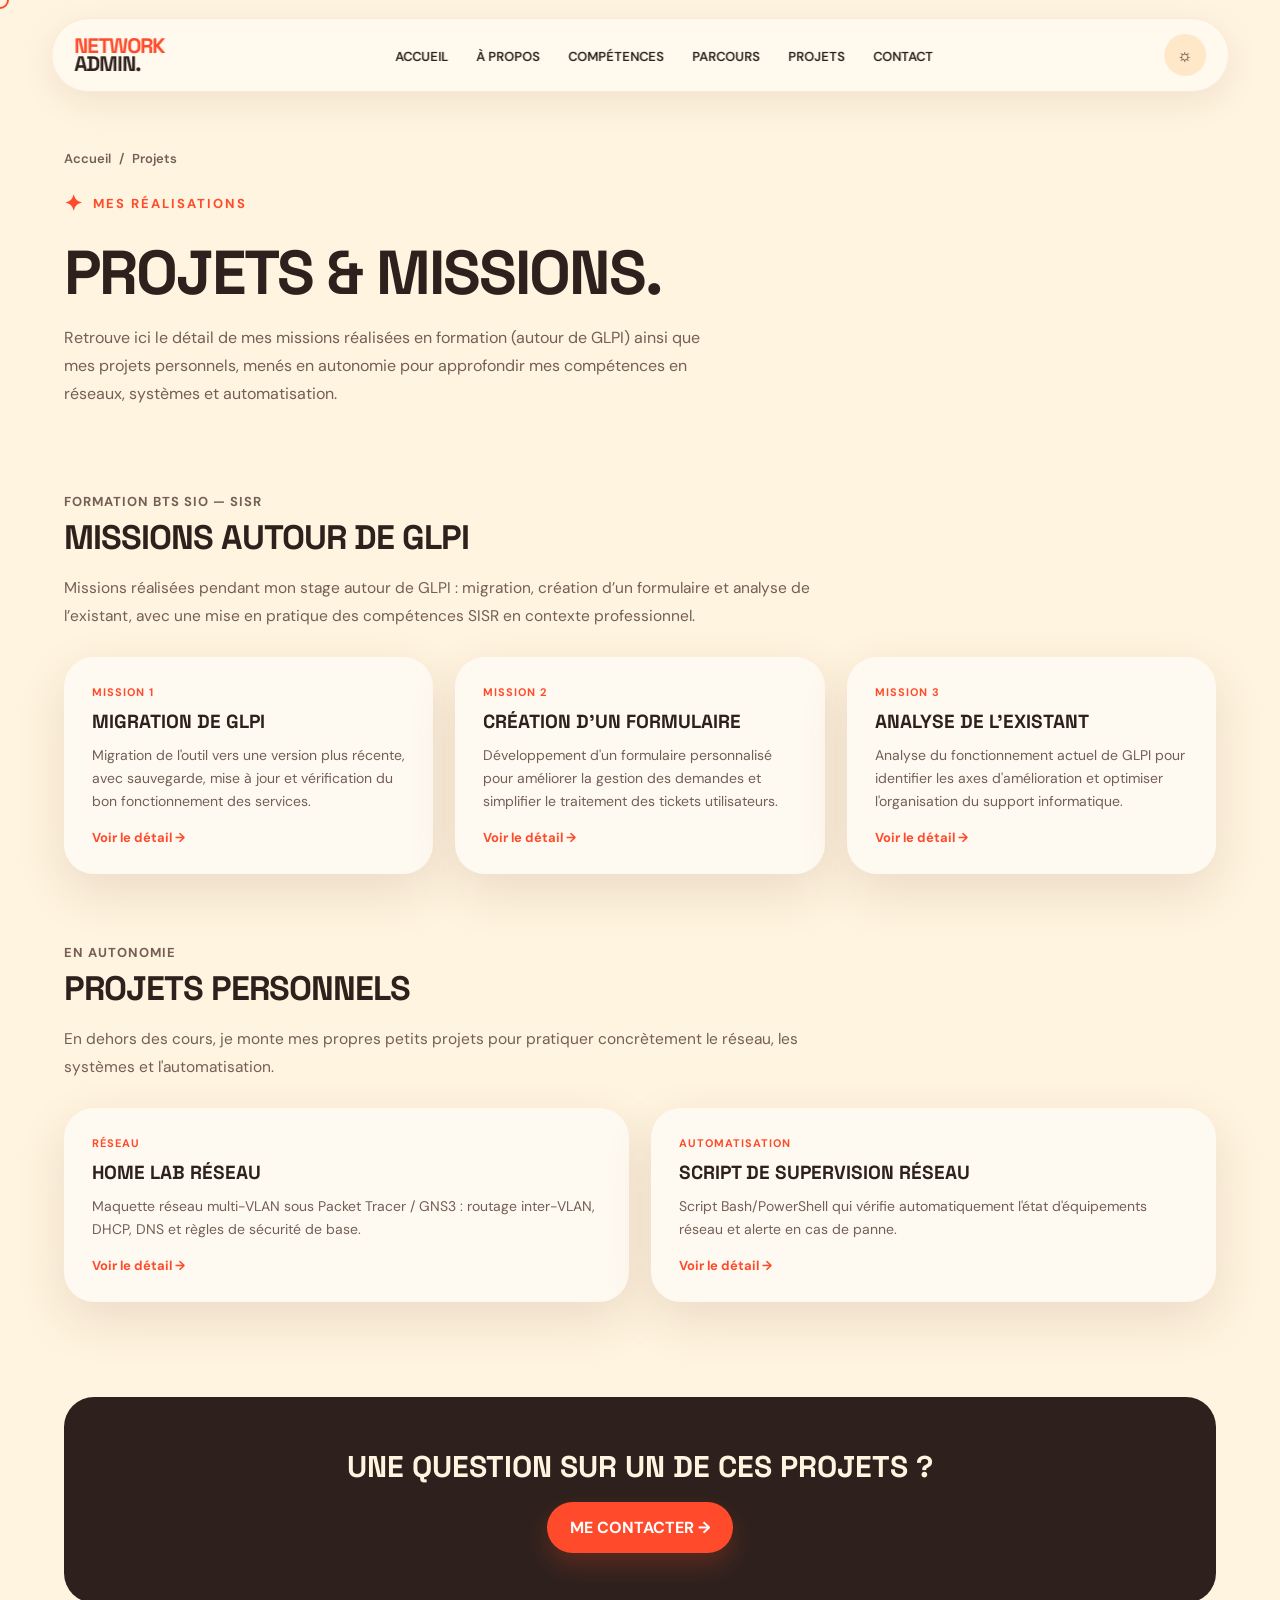
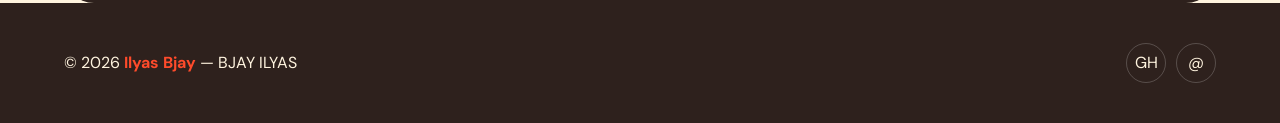
<file: projets.html>
<!DOCTYPE html>
<html lang="fr">
<head>
<meta charset="UTF-8">
<meta name="viewport" content="width=device-width, initial-scale=1.0">

<title>Projets — Ilyas Bjay</title>

<link rel="preconnect" href="https://fonts.googleapis.com">
<link rel="preconnect" href="https://fonts.gstatic.com" crossorigin>
<link href="https://fonts.googleapis.com/css2?family=DM+Sans:wght@400;500;600;700&family=Space+Grotesk:wght@400;500;600;700&display=swap" rel="stylesheet">

<style>

/* =========================================================
   PALETTE
========================================================= */

:root{
    --cream:#fff4df;
    --cream-2:#ffe8c7;
    --orange:#ff4b2b;
    --orange-dark:#e83b20;
    --coral:#ff725c;
    --pink:#ff82aa;
    --pink-light:#ffc0d0;
    --yellow:#ffd56a;
    --brown:#2e211d;
    --muted:#745f56;
    --white:#fffaf1;
    --green:#58b89c;
    --purple:#9c7cff;

    --shadow:0 18px 50px rgba(93,45,27,.12);
    --radius:30px;
}

*{
    box-sizing:border-box;
    margin:0;
    padding:0;
}

html{
    scroll-behavior:smooth;
}

body{
    font-family:"DM Sans",sans-serif;
    background:var(--cream);
    color:var(--brown);
    overflow-x:hidden;
}

body.dark{
    --cream:#211917;
    --cream-2:#332421;
    --white:#2a211e;
    --brown:#fff4df;
    --muted:#d7bfb5;
    --shadow:0 18px 50px rgba(0,0,0,.25);
}

a{
    color:inherit;
    text-decoration:none;
}

button{
    font-family:inherit;
    border:0;
    cursor:pointer;
}

/* =========================================================
   CURSEUR
========================================================= */

.cursor{
    width:18px;
    height:18px;
    border:2px solid var(--orange);
    border-radius:50%;
    position:fixed;
    pointer-events:none;
    z-index:9999;
    transform:translate(-50%,-50%);
    transition:
        width .2s,
        height .2s,
        background .2s;
}

.cursor.active{
    width:45px;
    height:45px;
    background:rgba(255,75,43,.12);
}

/* =========================================================
   DECORATIONS
========================================================= */

.shape{
    position:absolute;
    pointer-events:none;
    z-index:0;
}

.blob{
    width:480px;
    height:480px;
    background:var(--pink);
    border-radius:55% 45% 60% 40%;
    opacity:.85;
    animation:blobMove 8s ease-in-out infinite;
}

.blob.orange{
    background:var(--orange);
    width:300px;
    height:300px;
}

.star{
    font-size:55px;
    color:var(--orange);
    animation:spin 10s linear infinite;
}

@keyframes blobMove{
    0%,100%{transform:rotate(0deg) scale(1)}
    50%{transform:rotate(8deg) scale(1.05)}
}

@keyframes spin{
    from{transform:rotate(0)}
    to{transform:rotate(360deg)}
}

/* =========================================================
   NAVBAR
========================================================= */

nav{
    position:fixed;
    top:18px;
    left:50%;
    transform:translateX(-50%);
    width:min(1180px,92%);
    padding:15px 22px;
    background:rgba(255,250,241,.88);
    backdrop-filter:blur(18px);
    border:1px solid rgba(255,75,43,.1);
    border-radius:50px;
    display:flex;
    align-items:center;
    justify-content:space-between;
    z-index:1000;
    box-shadow:0 10px 35px rgba(70,30,15,.08);
}

body.dark nav{
    background:rgba(42,33,30,.9);
}

.logo{
    font-family:"Space Grotesk",sans-serif;
    font-weight:700;
    line-height:.85;
    color:var(--orange);
    font-size:21px;
    letter-spacing:-1px;
}

.logo span{
    color:var(--brown);
}

.nav-links{
    display:flex;
    gap:28px;
    list-style:none;
}

.nav-links a{
    font-size:13px;
    font-weight:600;
    transition:.25s;
}

.nav-links a:hover{
    color:var(--orange);
}

.nav-actions{
    display:flex;
    align-items:center;
    gap:9px;
}

.circle-btn{
    width:42px;
    height:42px;
    border-radius:50%;
    background:var(--cream-2);
    color:var(--brown);
    display:grid;
    place-items:center;
    font-size:17px;
    transition:.25s;
}

.circle-btn:hover{
    transform:rotate(12deg) scale(1.08);
    background:var(--pink-light);
}

.menu-btn{
    display:none;
}

/* =========================================================
   HERO
========================================================= */

.hero{
    min-height:850px;
    padding:150px max(5%,calc((100vw - 1180px)/2)) 80px;
    position:relative;
    display:grid;
    grid-template-columns:1fr 1fr;
    align-items:center;
    gap:50px;
    overflow:hidden;
}

.hero-content{
    position:relative;
    z-index:2;
}

.eyebrow{
    display:inline-flex;
    align-items:center;
    gap:9px;
    color:var(--orange);
    font-size:13px;
    font-weight:700;
    letter-spacing:2px;
    text-transform:uppercase;
    margin-bottom:25px;
}

.eyebrow::before{
    content:"✦";
    font-size:22px;
}

.hero h1{
    font-family:"Space Grotesk",sans-serif;
    font-size:clamp(60px,7vw,105px);
    line-height:.83;
    letter-spacing:-6px;
    text-transform:uppercase;
}

.hero h1 .orange{
    color:var(--orange);
}

.hero h1 .pink{
    color:var(--pink);
    font-style:italic;
}

.hero-description{
    max-width:480px;
    margin:30px 0;
    color:var(--muted);
    font-size:16px;
    line-height:1.7;
}

.hero-buttons{
    display:flex;
    gap:12px;
    flex-wrap:wrap;
}

.btn{
    display:inline-flex;
    align-items:center;
    gap:12px;
    padding:15px 23px;
    border-radius:50px;
    font-weight:700;
    transition:.3s;
}

.btn-primary{
    background:var(--orange);
    color:white;
    box-shadow:0 12px 25px rgba(255,75,43,.22);
}

.btn-primary:hover{
    transform:translateY(-4px);
    box-shadow:0 17px 35px rgba(255,75,43,.3);
}

.btn-secondary{
    border:2px solid var(--brown);
}

.btn-secondary:hover{
    background:var(--brown);
    color:var(--cream);
}

.hero-visual{
    height:550px;
    position:relative;
    z-index:2;
}

.profile-card{
    position:absolute;
    inset:30px 20px 30px 30px;
    background:var(--pink);
    border-radius:45% 45% 40% 40%;
    overflow:hidden;
    box-shadow:var(--shadow);
    display:flex;
    align-items:flex-end;
    justify-content:center;
}

.profile-card::before{
    content:"";
    position:absolute;
    width:90%;
    height:90%;
    background:var(--orange);
    border-radius:50%;
    top:-25%;
    left:-30%;
    opacity:.8;
}

.profile-placeholder{
    width:72%;
    height:85%;
    background:linear-gradient(145deg,#ffd8c5,#ff9c82);
    border-radius:48% 48% 0 0;
    position:relative;
    z-index:2;
    display:flex;
    align-items:center;
    justify-content:center;
    font-size:120px;
}

.profile-placeholder::after{
    content:"NETWORK";
    position:absolute;
    bottom:35px;
    font-family:"Space Grotesk";
    font-size:24px;
    font-weight:700;
    color:var(--orange);
}

.floating-card{
    position:absolute;
    z-index:5;
    background:var(--white);
    border-radius:22px;
    padding:18px;
    box-shadow:var(--shadow);
    animation:float 4s ease-in-out infinite;
}

.status-card{
    top:35px;
    right:-5px;
}

.status-dot{
    display:inline-block;
    width:9px;
    height:9px;
    border-radius:50%;
    background:#39c98a;
    margin-right:7px;
    box-shadow:0 0 12px #39c98a;
}

.status-title{
    font-size:11px;
    font-weight:700;
    color:var(--green);
}

.status-value{
    font-size:22px;
    font-weight:700;
    margin-top:6px;
}

.terminal-card{
    bottom:45px;
    left:-35px;
    width:240px;
}

.terminal-card code{
    font-family:monospace;
    font-size:12px;
    color:var(--orange);
    line-height:1.7;
}

@keyframes float{
    0%,100%{transform:translateY(0)}
    50%{transform:translateY(-13px)}
}

/* =========================================================
   TICKER
========================================================= */

.ticker{
    overflow:hidden;
    background:var(--orange);
    color:white;
    padding:17px 0;
    transform:rotate(-1deg) scale(1.03);
}

.ticker-track{
    display:flex;
    width:max-content;
    animation:ticker 22s linear infinite;
}

.ticker span{
    font-family:"Space Grotesk";
    font-size:20px;
    font-weight:700;
    padding:0 25px;
    white-space:nowrap;
}

@keyframes ticker{
    to{transform:translateX(-50%)}
}

/* =========================================================
   SECTIONS
========================================================= */

section{
    padding:110px max(5%,calc((100vw - 1180px)/2));
    position:relative;
}

.section-title{
    font-family:"Space Grotesk";
    font-size:clamp(42px,6vw,75px);
    line-height:.9;
    text-transform:uppercase;
    letter-spacing:-4px;
    margin-bottom:45px;
}

.section-title span{
    color:var(--orange);
}

.section-intro{
    max-width:600px;
    color:var(--muted);
    line-height:1.7;
    margin-bottom:45px;
}

/* =========================================================
   NETWORK DASHBOARD
========================================================= */

.network-section{
    background:var(--cream-2);
}

.network-grid{
    display:grid;
    grid-template-columns:1.5fr 1fr;
    gap:25px;
}

.network-map{
    min-height:500px;
    background:var(--white);
    border-radius:var(--radius);
    padding:30px;
    position:relative;
    overflow:hidden;
    box-shadow:var(--shadow);
}

.network-map h3{
    font-family:"Space Grotesk";
    font-size:22px;
    margin-bottom:25px;
}

.network-lines{
    position:absolute;
    inset:80px 20px 20px;
}

.network-line{
    position:absolute;
    height:3px;
    background:linear-gradient(90deg,var(--pink),var(--orange));
    transform-origin:left;
    animation:linePulse 2s infinite;
}

.line1{width:250px;top:160px;left:110px;transform:rotate(-30deg)}
.line2{width:220px;top:160px;left:110px;transform:rotate(30deg)}
.line3{width:180px;top:160px;left:110px}
.line4{width:180px;top:160px;left:110px;transform:rotate(75deg)}

@keyframes linePulse{
    0%,100%{opacity:.4}
    50%{opacity:1}
}

.device{
    width:82px;
    height:82px;
    border-radius:24px;
    background:var(--cream-2);
    position:absolute;
    display:grid;
    place-items:center;
    font-size:30px;
    border:2px solid var(--pink-light);
    z-index:3;
    transition:.3s;
}

.device:hover{
    transform:scale(1.12) rotate(-5deg);
    background:var(--pink-light);
}

.device small{
    position:absolute;
    bottom:-24px;
    font-size:10px;
    font-weight:700;
    white-space:nowrap;
}

.router{left:70px;top:120px}
.server{right:75px;top:75px}
.pc{right:65px;bottom:80px}
.firewall{left:55px;bottom:70px}

.packets{
    position:absolute;
    width:11px;
    height:11px;
    border-radius:50%;
    background:var(--orange);
    z-index:4;
    animation:packet 3s linear infinite;
}

@keyframes packet{
    0%{left:110px;top:160px}
    100%{left:390px;top:90px}
}

.stats{
    display:grid;
    grid-template-columns:1fr 1fr;
    gap:20px;
}

.stat{
    background:var(--white);
    border-radius:var(--radius);
    padding:28px;
    box-shadow:var(--shadow);
    min-height:150px;
    transition:.3s;
}

.stat:hover{
    transform:translateY(-8px) rotate(1deg);
}

.stat-icon{
    font-size:25px;
    margin-bottom:15px;
}

.stat-number{
    font-family:"Space Grotesk";
    font-size:38px;
    font-weight:700;
    color:var(--orange);
}

.stat-label{
    color:var(--muted);
    font-size:13px;
}

/* =========================================================
   ABOUT
========================================================= */

.about-grid{
    display:grid;
    grid-template-columns:1fr 1.5fr;
    gap:60px;
    align-items:center;
}

.about-card{
    background:var(--orange);
    color:white;
    border-radius:40px;
    padding:50px;
    min-height:430px;
    display:flex;
    flex-direction:column;
    justify-content:space-between;
    transform:rotate(-2deg);
    box-shadow:var(--shadow);
}

.about-card h3{
    font-family:"Space Grotesk";
    font-size:48px;
    line-height:.9;
}

.about-card .big-symbol{
    font-size:120px;
    line-height:.8;
}

.about-text h2{
    font-family:"Space Grotesk";
    font-size:40px;
    margin-bottom:20px;
}

.about-text p{
    color:var(--muted);
    line-height:1.8;
    margin-bottom:20px;
}

.tags{
    display:flex;
    flex-wrap:wrap;
    gap:10px;
}

.tag{
    padding:10px 15px;
    border-radius:30px;
    background:var(--pink-light);
    font-size:12px;
    font-weight:700;
}

/* =========================================================
   SKILLS
========================================================= */

.skills-section{
    background:var(--cream-2);
}

.skills-grid{
    display:grid;
    grid-template-columns:1fr 1fr;
    gap:25px;
}

.skill{
    background:var(--white);
    padding:25px;
    border-radius:25px;
    box-shadow:var(--shadow);
}

.skill-head{
    display:flex;
    justify-content:space-between;
    margin-bottom:13px;
    font-weight:700;
}

.skill-percent{
    color:var(--orange);
}

.progress{
    height:13px;
    background:var(--cream-2);
    border-radius:20px;
    overflow:hidden;
}

.progress-bar{
    height:100%;
    width:0;
    border-radius:20px;
    background:linear-gradient(90deg,var(--orange),var(--pink));
    transition:width 1.5s cubic-bezier(.2,.8,.2,1);
}

.skill:hover .progress-bar{
    filter:saturate(1.3);
}

/* =========================================================
   EXPERIENCE
========================================================= */

.timeline{
    position:relative;
    max-width:900px;
    margin:auto;
}

.timeline::before{
    content:"";
    position:absolute;
    left:50%;
    top:0;
    bottom:0;
    width:3px;
    background:linear-gradient(var(--orange),var(--pink));
    transform:translateX(-50%);
}

.timeline-item{
    width:50%;
    padding:20px 45px;
    position:relative;
}

.timeline-item:nth-child(odd){
    margin-right:auto;
    text-align:right;
}

.timeline-item:nth-child(even){
    margin-left:auto;
}

.timeline-dot{
    width:18px;
    height:18px;
    background:var(--orange);
    border:5px solid var(--cream);
    border-radius:50%;
    position:absolute;
    top:35px;
    right:-9px;
    z-index:2;
}

.timeline-item:nth-child(even) .timeline-dot{
    left:-9px;
}

.timeline-card{
    background:var(--white);
    border-radius:25px;
    padding:28px;
    box-shadow:var(--shadow);
    transition:.3s;
}

.timeline-card:hover{
    transform:translateY(-7px);
}

.timeline-card .date{
    color:var(--orange);
    font-weight:700;
    font-size:12px;
}

.timeline-card h3{
    font-family:"Space Grotesk";
    margin:8px 0;
}

.timeline-card p{
    color:var(--muted);
    line-height:1.6;
    font-size:14px;
}

/* =========================================================
   PROJECTS
========================================================= */

.projects-section{
    background:var(--orange);
    color:white;
}

.projects-section .section-title span{
    color:var(--yellow);
}

.projects-grid{
    display:grid;
    grid-template-columns:repeat(3,1fr);
    gap:20px;
}

.project{
    min-height:360px;
    background:var(--white);
    color:var(--brown);
    border-radius:30px;
    overflow:hidden;
    position:relative;
    transition:.4s;
    cursor:pointer;
}

.project:hover{
    transform:translateY(-12px) rotate(1deg);
}

.project-visual{
    height:200px;
    display:grid;
    place-items:center;
    font-size:70px;
    background:linear-gradient(135deg,var(--pink-light),var(--cream-2));
}

.project:nth-child(2) .project-visual{
    background:linear-gradient(135deg,#ffc5a4,#ff755c);
}

.project:nth-child(3) .project-visual{
    background:linear-gradient(135deg,#d9c7ff,#9c7cff);
}

.project-content{
    padding:22px;
}

.project-content small{
    color:var(--orange);
    font-weight:700;
}

.project-content h3{
    font-family:"Space Grotesk";
    font-size:24px;
    margin:5px 0 8px;
}

.project-content p{
    color:var(--muted);
    font-size:13px;
    line-height:1.5;
}

.project-arrow{
    position:absolute;
    right:18px;
    bottom:18px;
    width:42px;
    height:42px;
    border-radius:50%;
    background:var(--orange);
    color:white;
    display:grid;
    place-items:center;
}

/* =========================================================
   TERMINAL
========================================================= */

.terminal-section{
    background:#211917;
    color:#fff4df;
}

.terminal{
    max-width:950px;
    margin:auto;
    background:#151110;
    border-radius:25px;
    overflow:hidden;
    box-shadow:0 30px 80px rgba(0,0,0,.25);
    border:1px solid #493833;
}

.terminal-header{
    padding:15px 20px;
    display:flex;
    align-items:center;
    gap:7px;
    border-bottom:1px solid #493833;
}

.terminal-header i{
    width:11px;
    height:11px;
    border-radius:50%;
    background:var(--pink);
}

.terminal-header i:nth-child(2){background:var(--yellow)}
.terminal-header i:nth-child(3){background:var(--green)}

.terminal-body{
    padding:25px;
    min-height:320px;
    font-family:monospace;
    font-size:14px;
    line-height:1.8;
}

.terminal-output{
    color:#d9cbc3;
}

.terminal-input{
    display:flex;
    gap:8px;
}

.terminal-input span{
    color:#ff725c;
}

.terminal-input input{
    flex:1;
    background:none;
    border:0;
    outline:none;
    color:#fff4df;
    font:inherit;
}

/* =========================================================
   CONTACT
========================================================= */

.contact{
    background:var(--cream-2);
}

.contact-box{
    background:var(--pink);
    border-radius:45px;
    padding:70px;
    display:grid;
    grid-template-columns:1fr 1fr;
    gap:60px;
    position:relative;
    overflow:hidden;
    box-shadow:var(--shadow);
}

.contact-box::after{
    content:"✦";
    position:absolute;
    right:30px;
    bottom:-30px;
    font-size:180px;
    color:rgba(255,255,255,.25);
}

.contact-box h2{
    font-family:"Space Grotesk";
    font-size:clamp(45px,6vw,75px);
    line-height:.85;
    text-transform:uppercase;
}

.contact-box p{
    margin-top:25px;
    line-height:1.7;
}

.contact-form{
    display:flex;
    flex-direction:column;
    gap:12px;
    position:relative;
    z-index:2;
}

.contact-form input,
.contact-form textarea{
    border:0;
    padding:17px 20px;
    border-radius:15px;
    background:rgba(255,250,241,.8);
    color:var(--brown);
    font-family:inherit;
    outline:none;
}

.contact-form textarea{
    min-height:130px;
    resize:vertical;
}

.contact-form button{
    background:var(--orange);
    color:white;
    padding:17px;
    border-radius:50px;
    font-weight:700;
}

/* =========================================================
   FOOTER
========================================================= */

footer{
    background:var(--brown);
    color:var(--cream);
    padding:40px 5%;
    display:flex;
    justify-content:space-between;
    align-items:center;
}

footer strong{
    color:var(--orange);
}

.socials{
    display:flex;
    gap:10px;
}

.social{
    width:40px;
    height:40px;
    border:1px solid rgba(255,255,255,.2);
    border-radius:50%;
    display:grid;
    place-items:center;
    transition:.3s;
}

.social:hover{
    background:var(--orange);
    border-color:var(--orange);
    transform:translateY(-4px);
}

/* =========================================================
   MODAL
========================================================= */

.modal{
    position:fixed;
    inset:0;
    background:rgba(25,15,12,.75);
    backdrop-filter:blur(12px);
    display:none;
    place-items:center;
    z-index:3000;
    padding:20px;
}

.modal.show{
    display:grid;
}

.modal-box{
    width:min(650px,100%);
    background:var(--white);
    color:var(--brown);
    padding:40px;
    border-radius:30px;
    position:relative;
    animation:modalIn .3s ease;
}

@keyframes modalIn{
    from{transform:scale(.8);opacity:0}
    to{transform:scale(1);opacity:1}
}

.close-modal{
    position:absolute;
    right:20px;
    top:20px;
    width:38px;
    height:38px;
    border-radius:50%;
    background:var(--cream-2);
}

.modal-box h2{
    font-family:"Space Grotesk";
    font-size:40px;
    color:var(--orange);
    margin-bottom:15px;
}

.modal-box p{
    color:var(--muted);
    line-height:1.7;
}

/* =========================================================
   REVEAL
========================================================= */

.reveal{
    opacity:0;
    transform:translateY(40px);
    transition:opacity .8s ease,transform .8s ease;
}

.reveal.visible{
    opacity:1;
    transform:translateY(0);
}

/* =========================================================
   RESPONSIVE
========================================================= */

@media(max-width:850px){

    nav{
        width:94%;
    }

    .nav-links{
        display:none;
        position:absolute;
        top:70px;
        left:0;
        width:100%;
        background:var(--white);
        padding:20px;
        border-radius:25px;
        flex-direction:column;
        box-shadow:var(--shadow);
    }

    .nav-links.open{
        display:flex;
    }

    .menu-btn{
        display:grid;
    }

    .hero{
        grid-template-columns:1fr;
        padding-top:140px;
    }

    .hero h1{
        font-size:62px;
    }

    .hero-visual{
        height:450px;
    }

    .network-grid,
    .about-grid,
    .contact-box{
        grid-template-columns:1fr;
    }

    .projects-grid{
        grid-template-columns:1fr;
    }

    .skills-grid{
        grid-template-columns:1fr;
    }

    .timeline::before{
        left:10px;
    }

    .timeline-item,
    .timeline-item:nth-child(odd),
    .timeline-item:nth-child(even){
        width:100%;
        margin:0;
        padding-left:40px;
        padding-right:0;
        text-align:left;
    }

    .timeline-dot,
    .timeline-item:nth-child(even) .timeline-dot{
        left:1px;
        right:auto;
    }

    .contact-box{
        padding:40px 25px;
    }

    footer{
        flex-direction:column;
        gap:20px;
        text-align:center;
    }
}

@media(max-width:500px){

    section{
        padding:80px 5%;
    }

    .hero{
        padding-left:5%;
        padding-right:5%;
    }

    .hero h1{
        font-size:50px;
        letter-spacing:-3px;
    }

    .hero-visual{
        height:370px;
    }

    .profile-card{
        inset:20px;
    }

    .floating-card{
        transform:scale(.8);
    }

    .terminal-card{
        left:-15px;
    }

    .stats{
        grid-template-columns:1fr;
    }

    .network-map{
        min-height:420px;
    }
}


/* =========================================================
   SOUS-PAGES (ajouts)
========================================================= */

.subpage-hero{
    padding:150px max(5%,calc((100vw - 1180px)/2)) 50px;
}

.breadcrumb{
    font-size:13px;
    font-weight:600;
    color:var(--muted);
    margin-bottom:22px;
    display:flex;
    gap:8px;
    align-items:center;
    flex-wrap:wrap;
}

.breadcrumb a:hover{
    color:var(--orange);
}

.subpage-hero h1{
    font-family:"Space Grotesk",sans-serif;
    font-size:clamp(36px,5vw,62px);
    line-height:.98;
    letter-spacing:-2px;
    text-transform:uppercase;
    max-width:820px;
}

.subpage-lead{
    max-width:640px;
    color:var(--muted);
    font-size:16px;
    line-height:1.75;
    margin-top:20px;
}

.detail-section{
    padding:35px max(5%,calc((100vw - 1180px)/2));
}

.detail-section h2{
    font-family:"Space Grotesk",sans-serif;
    font-size:clamp(24px,3vw,34px);
    letter-spacing:-1px;
    text-transform:uppercase;
    margin-bottom:16px;
}

.detail-section p{
    color:var(--muted);
    line-height:1.8;
    font-size:15.5px;
    max-width:760px;
    margin-bottom:14px;
}

.info-card-grid{
    display:grid;
    grid-template-columns:repeat(auto-fit,minmax(210px,1fr));
    gap:18px;
    margin:26px 0 36px;
}

.info-card{
    background:var(--white);
    border-radius:22px;
    padding:22px;
    box-shadow:var(--shadow);
}

.info-card .info-label{
    font-size:11px;
    font-weight:700;
    letter-spacing:1px;
    color:var(--orange);
    margin-bottom:8px;
}

.info-card .info-value{
    font-size:16px;
    font-weight:700;
}

.placeholder-box{
    border:2px dashed rgba(46,33,29,.25);
    border-radius:22px;
    padding:32px;
    text-align:center;
    color:var(--muted);
    font-size:14px;
    background:var(--cream-2);
}

body.dark .placeholder-box{
    border-color:rgba(255,244,223,.25);
}

.placeholder-grid{
    display:grid;
    grid-template-columns:repeat(auto-fit,minmax(220px,1fr));
    gap:16px;
    margin:20px 0;
}

.project-grid-page{
    display:grid;
    grid-template-columns:repeat(auto-fit,minmax(280px,1fr));
    gap:22px;
    margin-top:26px;
}

.project-link-card{
    display:block;
    background:var(--white);
    border-radius:var(--radius);
    padding:28px;
    box-shadow:var(--shadow);
    transition:.3s;
}

.project-link-card:hover{
    transform:translateY(-6px);
}

.project-link-card .pill{
    font-size:11px;
    font-weight:700;
    letter-spacing:1px;
    color:var(--orange);
    margin-bottom:10px;
    display:block;
}

.project-link-card h3{
    font-family:"Space Grotesk",sans-serif;
    font-size:19px;
    margin-bottom:10px;
    text-transform:uppercase;
}

.project-link-card p{
    color:var(--muted);
    font-size:14px;
    line-height:1.65;
}

.project-link-card .go{
    margin-top:16px;
    font-weight:700;
    color:var(--orange);
    font-size:13px;
}

.section-kicker{
    font-size:13px;
    font-weight:700;
    letter-spacing:1px;
    color:var(--muted);
    margin-bottom:6px;
}

.back-link{
    display:inline-flex;
    align-items:center;
    gap:8px;
    font-weight:700;
    font-size:13px;
    margin-bottom:20px;
    color:var(--muted);
}

.back-link:hover{
    color:var(--orange);
}

.step-list{
    margin:22px 0;
}

.step-item{
    display:flex;
    gap:18px;
    padding:18px 0;
    border-top:1px solid rgba(46,33,29,.1);
}

body.dark .step-item{
    border-color:rgba(255,244,223,.1);
}

.step-item:first-child{
    border-top:0;
    padding-top:0;
}

.step-num{
    font-family:"Space Grotesk",sans-serif;
    font-weight:700;
    color:var(--orange);
    font-size:20px;
    min-width:34px;
}

.step-item h4{
    font-size:15px;
    margin-bottom:4px;
}

.step-item p{
    color:var(--muted);
    font-size:14px;
    line-height:1.65;
    margin:0;
    max-width:600px;
}

.cta-band{
    background:var(--brown);
    color:var(--cream);
    border-radius:var(--radius);
    padding:50px max(6%,40px);
    margin:60px max(5%,calc((100vw - 1180px)/2)) 0;
    text-align:center;
}

.cta-band h2{
    font-family:"Space Grotesk",sans-serif;
    font-size:clamp(22px,3vw,30px);
    text-transform:uppercase;
    margin-bottom:16px;
}

.two-col{
    display:grid;
    grid-template-columns:1fr 1fr;
    gap:40px;
}

@media(max-width:820px){
    .two-col{ grid-template-columns:1fr; }
}

.code-block{
    background:var(--brown);
    color:var(--cream);
    border-radius:22px;
    padding:24px;
    overflow-x:auto;
    font-family:monospace;
    font-size:13px;
    line-height:1.7;
    margin:20px 0;
    box-shadow:var(--shadow);
}

.code-block .cmt{
    opacity:.55;
}


</style>
</head>

<body>

<div class="cursor"></div>

<!-- =====================================================
     NAVIGATION
===================================================== -->

<nav>

    <a href="index.html#home" class="logo">
        NETWORK<br>
        <span>ADMIN.</span>
    </a>

    <ul class="nav-links" id="navLinks">
        <li><a href="index.html#home">ACCUEIL</a></li>
        <li><a href="index.html#about">À PROPOS</a></li>
        <li><a href="index.html#skills">COMPÉTENCES</a></li>
        <li><a href="index.html#experience">PARCOURS</a></li>
        <li><a href="projets.html">PROJETS</a></li>
        <li><a href="index.html#contact">CONTACT</a></li>
    </ul>

    <div class="nav-actions">
        <button class="circle-btn" id="themeBtn">☼</button>
        <button class="circle-btn menu-btn" id="menuBtn">☰</button>
    </div>

</nav>

<main>

<!-- =====================================================
     HERO SOUS-PAGE
===================================================== -->

<section class="subpage-hero">

<div class="breadcrumb">
    <a href="index.html#home">Accueil</a> / <span>Projets</span>
</div>

<div class="eyebrow">MES RÉALISATIONS</div>

<h1>PROJETS & <span class="orange">MISSIONS.</span></h1>

<p class="subpage-lead">
    Retrouve ici le détail de mes missions réalisées en formation (autour de GLPI)
    ainsi que mes projets personnels, menés en autonomie pour approfondir mes
    compétences en réseaux, systèmes et automatisation.
</p>

</section>


<!-- =====================================================
     MISSIONS GLPI
===================================================== -->

<section class="detail-section reveal">

<div class="section-kicker">FORMATION BTS SIO — SISR</div>

<h2>MISSIONS AUTOUR DE GLPI</h2>

<p>
Missions réalisées pendant mon stage autour de GLPI : migration, création d’un formulaire
et analyse de l’existant, avec une mise en pratique des compétences SISR en contexte professionnel.
</p>

<div class="project-grid-page">

<a href="mission-1.html" class="project-link-card">
    <span class="pill">MISSION 1</span>
    <h3>Migration de GLPI</h3>
    <p>
    Migration de l'outil vers une version plus récente, avec sauvegarde,
    mise à jour et vérification du bon fonctionnement des services.
    </p>
    <div class="go">Voir le détail →</div>
</a>

<a href="mission-2.html" class="project-link-card">
    <span class="pill">MISSION 2</span>
    <h3>Création d'un formulaire</h3>
    <p>
    Développement d'un formulaire personnalisé pour améliorer la gestion
    des demandes et simplifier le traitement des tickets utilisateurs.
    </p>
    <div class="go">Voir le détail →</div>
</a>

<a href="mission-3.html" class="project-link-card">
    <span class="pill">MISSION 3</span>
    <h3>Analyse de l'existant</h3>
    <p>
    Analyse du fonctionnement actuel de GLPI pour identifier les axes
    d'amélioration et optimiser l'organisation du support informatique.
    </p>
    <div class="go">Voir le détail →</div>
</a>

</div>

</section>


<!-- =====================================================
     PROJETS PERSONNELS
===================================================== -->

<section class="detail-section reveal">

<div class="section-kicker">EN AUTONOMIE</div>

<h2>PROJETS PERSONNELS</h2>

<p>
En dehors des cours, je monte mes propres petits projets pour pratiquer
concrètement le réseau, les systèmes et l'automatisation.
</p>

<div class="project-grid-page">

<a href="projet-perso-1.html" class="project-link-card">
    <span class="pill">RÉSEAU</span>
    <h3>Home Lab Réseau</h3>
    <p>
    Maquette réseau multi-VLAN sous Packet Tracer / GNS3 : routage
    inter-VLAN, DHCP, DNS et règles de sécurité de base.
    </p>
    <div class="go">Voir le détail →</div>
</a>

<a href="projet-perso-2.html" class="project-link-card">
    <span class="pill">AUTOMATISATION</span>
    <h3>Script de supervision réseau</h3>
    <p>
    Script Bash/PowerShell qui vérifie automatiquement l'état
    d'équipements réseau et alerte en cas de panne.
    </p>
    <div class="go">Voir le détail →</div>
</a>

</div>

</section>


<div class="cta-band reveal">

<h2>Une question sur un de ces projets ?</h2>

<a href="index.html#contact" class="btn btn-primary">
    ME CONTACTER →
</a>

</div>


</main>

<!-- =====================================================
     FOOTER
===================================================== -->

<footer>

<div>
    © 2026 <strong>Ilyas Bjay</strong> — BJAY ILYAS
</div>

<div class="socials">

<a class="social" href="https://github.com/bjayilyas-lang" target="_blank">GH</a>

<a class="social" href="mailto:bjayilyas@gmail.com">@</a>

</div>

</footer>


<script>

/* CURSEUR */
const cursor = document.querySelector(".cursor");

document.addEventListener("mousemove", e => {
    cursor.style.left = e.clientX + "px";
    cursor.style.top = e.clientY + "px";
});

document.querySelectorAll("a,button,.project-link-card").forEach(el => {
    el.addEventListener("mouseenter", () => cursor.classList.add("active"));
    el.addEventListener("mouseleave", () => cursor.classList.remove("active"));
});

/* MOBILE MENU */
const menuBtn = document.getElementById("menuBtn");
const navLinks = document.getElementById("navLinks");

menuBtn.addEventListener("click", () => {
    navLinks.classList.toggle("open");
});

document.querySelectorAll(".nav-links a").forEach(link => {
    link.addEventListener("click", () => {
        navLinks.classList.remove("open");
    });
});

/* DARK MODE */
const themeBtn = document.getElementById("themeBtn");

themeBtn.addEventListener("click", () => {
    document.body.classList.toggle("dark");
    themeBtn.textContent =
        document.body.classList.contains("dark") ? "☾" : "☼";
});

/* SCROLL REVEAL */
const observer = new IntersectionObserver(
    entries => {
        entries.forEach(entry => {
            if (entry.isIntersecting) {
                entry.target.classList.add("visible");
            }
        });
    },
    { threshold: .12 }
);

document.querySelectorAll(".reveal").forEach(el => observer.observe(el));

</script>

</body>
</html>
</file>
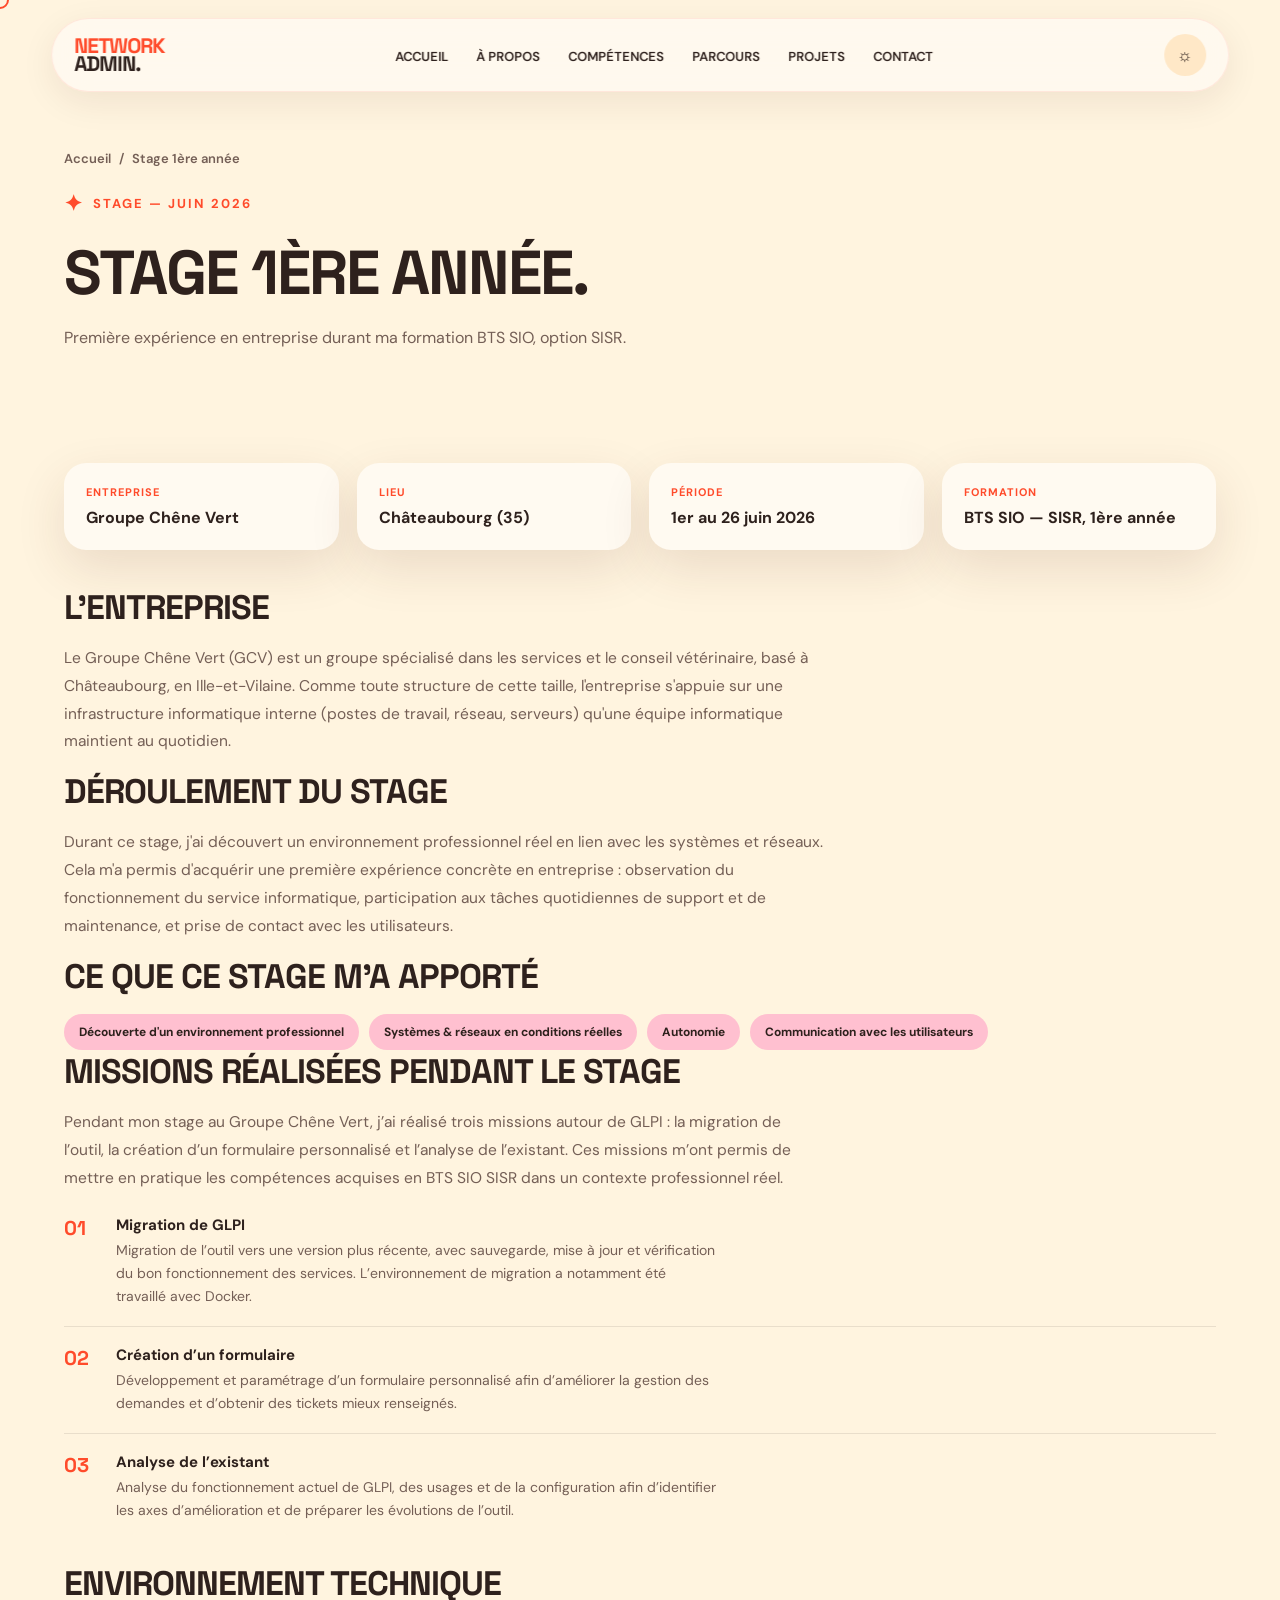
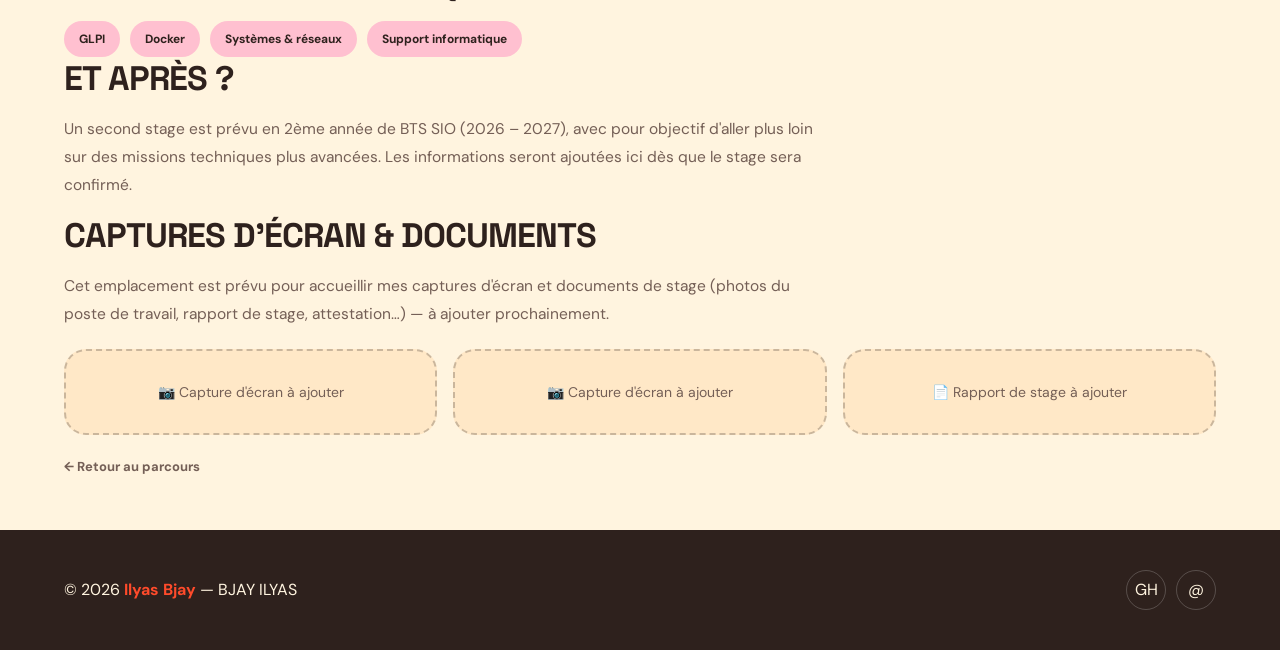
<file: stage-1.html>
<!DOCTYPE html>
<html lang="fr">
<head>
<meta charset="UTF-8">
<meta name="viewport" content="width=device-width, initial-scale=1.0">

<title>Stage 1ère année — Ilyas Bjay</title>

<link rel="preconnect" href="https://fonts.googleapis.com">
<link rel="preconnect" href="https://fonts.gstatic.com" crossorigin>
<link href="https://fonts.googleapis.com/css2?family=DM+Sans:wght@400;500;600;700&family=Space+Grotesk:wght@400;500;600;700&display=swap" rel="stylesheet">

<style>

/* =========================================================
   PALETTE
========================================================= */

:root{
    --cream:#fff4df;
    --cream-2:#ffe8c7;
    --orange:#ff4b2b;
    --orange-dark:#e83b20;
    --coral:#ff725c;
    --pink:#ff82aa;
    --pink-light:#ffc0d0;
    --yellow:#ffd56a;
    --brown:#2e211d;
    --muted:#745f56;
    --white:#fffaf1;
    --green:#58b89c;
    --purple:#9c7cff;

    --shadow:0 18px 50px rgba(93,45,27,.12);
    --radius:30px;
}

*{
    box-sizing:border-box;
    margin:0;
    padding:0;
}

html{
    scroll-behavior:smooth;
}

body{
    font-family:"DM Sans",sans-serif;
    background:var(--cream);
    color:var(--brown);
    overflow-x:hidden;
}

body.dark{
    --cream:#211917;
    --cream-2:#332421;
    --white:#2a211e;
    --brown:#fff4df;
    --muted:#d7bfb5;
    --shadow:0 18px 50px rgba(0,0,0,.25);
}

a{
    color:inherit;
    text-decoration:none;
}

button{
    font-family:inherit;
    border:0;
    cursor:pointer;
}

/* =========================================================
   CURSEUR
========================================================= */

.cursor{
    width:18px;
    height:18px;
    border:2px solid var(--orange);
    border-radius:50%;
    position:fixed;
    pointer-events:none;
    z-index:9999;
    transform:translate(-50%,-50%);
    transition:
        width .2s,
        height .2s,
        background .2s;
}

.cursor.active{
    width:45px;
    height:45px;
    background:rgba(255,75,43,.12);
}

/* =========================================================
   DECORATIONS
========================================================= */

.shape{
    position:absolute;
    pointer-events:none;
    z-index:0;
}

.blob{
    width:480px;
    height:480px;
    background:var(--pink);
    border-radius:55% 45% 60% 40%;
    opacity:.85;
    animation:blobMove 8s ease-in-out infinite;
}

.blob.orange{
    background:var(--orange);
    width:300px;
    height:300px;
}

.star{
    font-size:55px;
    color:var(--orange);
    animation:spin 10s linear infinite;
}

@keyframes blobMove{
    0%,100%{transform:rotate(0deg) scale(1)}
    50%{transform:rotate(8deg) scale(1.05)}
}

@keyframes spin{
    from{transform:rotate(0)}
    to{transform:rotate(360deg)}
}

/* =========================================================
   NAVBAR
========================================================= */

nav{
    position:fixed;
    top:18px;
    left:50%;
    transform:translateX(-50%);
    width:min(1180px,92%);
    padding:15px 22px;
    background:rgba(255,250,241,.88);
    backdrop-filter:blur(18px);
    border:1px solid rgba(255,75,43,.1);
    border-radius:50px;
    display:flex;
    align-items:center;
    justify-content:space-between;
    z-index:1000;
    box-shadow:0 10px 35px rgba(70,30,15,.08);
}

body.dark nav{
    background:rgba(42,33,30,.9);
}

.logo{
    font-family:"Space Grotesk",sans-serif;
    font-weight:700;
    line-height:.85;
    color:var(--orange);
    font-size:21px;
    letter-spacing:-1px;
}

.logo span{
    color:var(--brown);
}

.nav-links{
    display:flex;
    gap:28px;
    list-style:none;
}

.nav-links a{
    font-size:13px;
    font-weight:600;
    transition:.25s;
}

.nav-links a:hover{
    color:var(--orange);
}

.nav-actions{
    display:flex;
    align-items:center;
    gap:9px;
}

.circle-btn{
    width:42px;
    height:42px;
    border-radius:50%;
    background:var(--cream-2);
    color:var(--brown);
    display:grid;
    place-items:center;
    font-size:17px;
    transition:.25s;
}

.circle-btn:hover{
    transform:rotate(12deg) scale(1.08);
    background:var(--pink-light);
}

.menu-btn{
    display:none;
}

/* =========================================================
   HERO
========================================================= */

.hero{
    min-height:850px;
    padding:150px max(5%,calc((100vw - 1180px)/2)) 80px;
    position:relative;
    display:grid;
    grid-template-columns:1fr 1fr;
    align-items:center;
    gap:50px;
    overflow:hidden;
}

.hero-content{
    position:relative;
    z-index:2;
}

.eyebrow{
    display:inline-flex;
    align-items:center;
    gap:9px;
    color:var(--orange);
    font-size:13px;
    font-weight:700;
    letter-spacing:2px;
    text-transform:uppercase;
    margin-bottom:25px;
}

.eyebrow::before{
    content:"✦";
    font-size:22px;
}

.hero h1{
    font-family:"Space Grotesk",sans-serif;
    font-size:clamp(60px,7vw,105px);
    line-height:.83;
    letter-spacing:-6px;
    text-transform:uppercase;
}

.hero h1 .orange{
    color:var(--orange);
}

.hero h1 .pink{
    color:var(--pink);
    font-style:italic;
}

.hero-description{
    max-width:480px;
    margin:30px 0;
    color:var(--muted);
    font-size:16px;
    line-height:1.7;
}

.hero-buttons{
    display:flex;
    gap:12px;
    flex-wrap:wrap;
}

.btn{
    display:inline-flex;
    align-items:center;
    gap:12px;
    padding:15px 23px;
    border-radius:50px;
    font-weight:700;
    transition:.3s;
}

.btn-primary{
    background:var(--orange);
    color:white;
    box-shadow:0 12px 25px rgba(255,75,43,.22);
}

.btn-primary:hover{
    transform:translateY(-4px);
    box-shadow:0 17px 35px rgba(255,75,43,.3);
}

.btn-secondary{
    border:2px solid var(--brown);
}

.btn-secondary:hover{
    background:var(--brown);
    color:var(--cream);
}

.hero-visual{
    height:550px;
    position:relative;
    z-index:2;
}

.profile-card{
    position:absolute;
    inset:30px 20px 30px 30px;
    background:var(--pink);
    border-radius:45% 45% 40% 40%;
    overflow:hidden;
    box-shadow:var(--shadow);
    display:flex;
    align-items:flex-end;
    justify-content:center;
}

.profile-card::before{
    content:"";
    position:absolute;
    width:90%;
    height:90%;
    background:var(--orange);
    border-radius:50%;
    top:-25%;
    left:-30%;
    opacity:.8;
}

.profile-placeholder{
    width:72%;
    height:85%;
    background:linear-gradient(145deg,#ffd8c5,#ff9c82);
    border-radius:48% 48% 0 0;
    position:relative;
    z-index:2;
    display:flex;
    align-items:center;
    justify-content:center;
    font-size:120px;
}

.profile-placeholder::after{
    content:"NETWORK";
    position:absolute;
    bottom:35px;
    font-family:"Space Grotesk";
    font-size:24px;
    font-weight:700;
    color:var(--orange);
}

.floating-card{
    position:absolute;
    z-index:5;
    background:var(--white);
    border-radius:22px;
    padding:18px;
    box-shadow:var(--shadow);
    animation:float 4s ease-in-out infinite;
}

.status-card{
    top:35px;
    right:-5px;
}

.status-dot{
    display:inline-block;
    width:9px;
    height:9px;
    border-radius:50%;
    background:#39c98a;
    margin-right:7px;
    box-shadow:0 0 12px #39c98a;
}

.status-title{
    font-size:11px;
    font-weight:700;
    color:var(--green);
}

.status-value{
    font-size:22px;
    font-weight:700;
    margin-top:6px;
}

.terminal-card{
    bottom:45px;
    left:-35px;
    width:240px;
}

.terminal-card code{
    font-family:monospace;
    font-size:12px;
    color:var(--orange);
    line-height:1.7;
}

@keyframes float{
    0%,100%{transform:translateY(0)}
    50%{transform:translateY(-13px)}
}

/* =========================================================
   TICKER
========================================================= */

.ticker{
    overflow:hidden;
    background:var(--orange);
    color:white;
    padding:17px 0;
    transform:rotate(-1deg) scale(1.03);
}

.ticker-track{
    display:flex;
    width:max-content;
    animation:ticker 22s linear infinite;
}

.ticker span{
    font-family:"Space Grotesk";
    font-size:20px;
    font-weight:700;
    padding:0 25px;
    white-space:nowrap;
}

@keyframes ticker{
    to{transform:translateX(-50%)}
}

/* =========================================================
   SECTIONS
========================================================= */

section{
    padding:110px max(5%,calc((100vw - 1180px)/2));
    position:relative;
}

.section-title{
    font-family:"Space Grotesk";
    font-size:clamp(42px,6vw,75px);
    line-height:.9;
    text-transform:uppercase;
    letter-spacing:-4px;
    margin-bottom:45px;
}

.section-title span{
    color:var(--orange);
}

.section-intro{
    max-width:600px;
    color:var(--muted);
    line-height:1.7;
    margin-bottom:45px;
}

/* =========================================================
   NETWORK DASHBOARD
========================================================= */

.network-section{
    background:var(--cream-2);
}

.network-grid{
    display:grid;
    grid-template-columns:1.5fr 1fr;
    gap:25px;
}

.network-map{
    min-height:500px;
    background:var(--white);
    border-radius:var(--radius);
    padding:30px;
    position:relative;
    overflow:hidden;
    box-shadow:var(--shadow);
}

.network-map h3{
    font-family:"Space Grotesk";
    font-size:22px;
    margin-bottom:25px;
}

.network-lines{
    position:absolute;
    inset:80px 20px 20px;
}

.network-line{
    position:absolute;
    height:3px;
    background:linear-gradient(90deg,var(--pink),var(--orange));
    transform-origin:left;
    animation:linePulse 2s infinite;
}

.line1{width:250px;top:160px;left:110px;transform:rotate(-30deg)}
.line2{width:220px;top:160px;left:110px;transform:rotate(30deg)}
.line3{width:180px;top:160px;left:110px}
.line4{width:180px;top:160px;left:110px;transform:rotate(75deg)}

@keyframes linePulse{
    0%,100%{opacity:.4}
    50%{opacity:1}
}

.device{
    width:82px;
    height:82px;
    border-radius:24px;
    background:var(--cream-2);
    position:absolute;
    display:grid;
    place-items:center;
    font-size:30px;
    border:2px solid var(--pink-light);
    z-index:3;
    transition:.3s;
}

.device:hover{
    transform:scale(1.12) rotate(-5deg);
    background:var(--pink-light);
}

.device small{
    position:absolute;
    bottom:-24px;
    font-size:10px;
    font-weight:700;
    white-space:nowrap;
}

.router{left:70px;top:120px}
.server{right:75px;top:75px}
.pc{right:65px;bottom:80px}
.firewall{left:55px;bottom:70px}

.packets{
    position:absolute;
    width:11px;
    height:11px;
    border-radius:50%;
    background:var(--orange);
    z-index:4;
    animation:packet 3s linear infinite;
}

@keyframes packet{
    0%{left:110px;top:160px}
    100%{left:390px;top:90px}
}

.stats{
    display:grid;
    grid-template-columns:1fr 1fr;
    gap:20px;
}

.stat{
    background:var(--white);
    border-radius:var(--radius);
    padding:28px;
    box-shadow:var(--shadow);
    min-height:150px;
    transition:.3s;
}

.stat:hover{
    transform:translateY(-8px) rotate(1deg);
}

.stat-icon{
    font-size:25px;
    margin-bottom:15px;
}

.stat-number{
    font-family:"Space Grotesk";
    font-size:38px;
    font-weight:700;
    color:var(--orange);
}

.stat-label{
    color:var(--muted);
    font-size:13px;
}

/* =========================================================
   ABOUT
========================================================= */

.about-grid{
    display:grid;
    grid-template-columns:1fr 1.5fr;
    gap:60px;
    align-items:center;
}

.about-card{
    background:var(--orange);
    color:white;
    border-radius:40px;
    padding:50px;
    min-height:430px;
    display:flex;
    flex-direction:column;
    justify-content:space-between;
    transform:rotate(-2deg);
    box-shadow:var(--shadow);
}

.about-card h3{
    font-family:"Space Grotesk";
    font-size:48px;
    line-height:.9;
}

.about-card .big-symbol{
    font-size:120px;
    line-height:.8;
}

.about-text h2{
    font-family:"Space Grotesk";
    font-size:40px;
    margin-bottom:20px;
}

.about-text p{
    color:var(--muted);
    line-height:1.8;
    margin-bottom:20px;
}

.tags{
    display:flex;
    flex-wrap:wrap;
    gap:10px;
}

.tag{
    padding:10px 15px;
    border-radius:30px;
    background:var(--pink-light);
    font-size:12px;
    font-weight:700;
}

/* =========================================================
   SKILLS
========================================================= */

.skills-section{
    background:var(--cream-2);
}

.skills-grid{
    display:grid;
    grid-template-columns:1fr 1fr;
    gap:25px;
}

.skill{
    background:var(--white);
    padding:25px;
    border-radius:25px;
    box-shadow:var(--shadow);
}

.skill-head{
    display:flex;
    justify-content:space-between;
    margin-bottom:13px;
    font-weight:700;
}

.skill-percent{
    color:var(--orange);
}

.progress{
    height:13px;
    background:var(--cream-2);
    border-radius:20px;
    overflow:hidden;
}

.progress-bar{
    height:100%;
    width:0;
    border-radius:20px;
    background:linear-gradient(90deg,var(--orange),var(--pink));
    transition:width 1.5s cubic-bezier(.2,.8,.2,1);
}

.skill:hover .progress-bar{
    filter:saturate(1.3);
}

/* =========================================================
   EXPERIENCE
========================================================= */

.timeline{
    position:relative;
    max-width:900px;
    margin:auto;
}

.timeline::before{
    content:"";
    position:absolute;
    left:50%;
    top:0;
    bottom:0;
    width:3px;
    background:linear-gradient(var(--orange),var(--pink));
    transform:translateX(-50%);
}

.timeline-item{
    width:50%;
    padding:20px 45px;
    position:relative;
}

.timeline-item:nth-child(odd){
    margin-right:auto;
    text-align:right;
}

.timeline-item:nth-child(even){
    margin-left:auto;
}

.timeline-dot{
    width:18px;
    height:18px;
    background:var(--orange);
    border:5px solid var(--cream);
    border-radius:50%;
    position:absolute;
    top:35px;
    right:-9px;
    z-index:2;
}

.timeline-item:nth-child(even) .timeline-dot{
    left:-9px;
}

.timeline-card{
    background:var(--white);
    border-radius:25px;
    padding:28px;
    box-shadow:var(--shadow);
    transition:.3s;
}

.timeline-card:hover{
    transform:translateY(-7px);
}

.timeline-card .date{
    color:var(--orange);
    font-weight:700;
    font-size:12px;
}

.timeline-card h3{
    font-family:"Space Grotesk";
    margin:8px 0;
}

.timeline-card p{
    color:var(--muted);
    line-height:1.6;
    font-size:14px;
}

/* =========================================================
   PROJECTS
========================================================= */

.projects-section{
    background:var(--orange);
    color:white;
}

.projects-section .section-title span{
    color:var(--yellow);
}

.projects-grid{
    display:grid;
    grid-template-columns:repeat(3,1fr);
    gap:20px;
}

.project{
    min-height:360px;
    background:var(--white);
    color:var(--brown);
    border-radius:30px;
    overflow:hidden;
    position:relative;
    transition:.4s;
    cursor:pointer;
}

.project:hover{
    transform:translateY(-12px) rotate(1deg);
}

.project-visual{
    height:200px;
    display:grid;
    place-items:center;
    font-size:70px;
    background:linear-gradient(135deg,var(--pink-light),var(--cream-2));
}

.project:nth-child(2) .project-visual{
    background:linear-gradient(135deg,#ffc5a4,#ff755c);
}

.project:nth-child(3) .project-visual{
    background:linear-gradient(135deg,#d9c7ff,#9c7cff);
}

.project-content{
    padding:22px;
}

.project-content small{
    color:var(--orange);
    font-weight:700;
}

.project-content h3{
    font-family:"Space Grotesk";
    font-size:24px;
    margin:5px 0 8px;
}

.project-content p{
    color:var(--muted);
    font-size:13px;
    line-height:1.5;
}

.project-arrow{
    position:absolute;
    right:18px;
    bottom:18px;
    width:42px;
    height:42px;
    border-radius:50%;
    background:var(--orange);
    color:white;
    display:grid;
    place-items:center;
}

/* =========================================================
   TERMINAL
========================================================= */

.terminal-section{
    background:#211917;
    color:#fff4df;
}

.terminal{
    max-width:950px;
    margin:auto;
    background:#151110;
    border-radius:25px;
    overflow:hidden;
    box-shadow:0 30px 80px rgba(0,0,0,.25);
    border:1px solid #493833;
}

.terminal-header{
    padding:15px 20px;
    display:flex;
    align-items:center;
    gap:7px;
    border-bottom:1px solid #493833;
}

.terminal-header i{
    width:11px;
    height:11px;
    border-radius:50%;
    background:var(--pink);
}

.terminal-header i:nth-child(2){background:var(--yellow)}
.terminal-header i:nth-child(3){background:var(--green)}

.terminal-body{
    padding:25px;
    min-height:320px;
    font-family:monospace;
    font-size:14px;
    line-height:1.8;
}

.terminal-output{
    color:#d9cbc3;
}

.terminal-input{
    display:flex;
    gap:8px;
}

.terminal-input span{
    color:#ff725c;
}

.terminal-input input{
    flex:1;
    background:none;
    border:0;
    outline:none;
    color:#fff4df;
    font:inherit;
}

/* =========================================================
   CONTACT
========================================================= */

.contact{
    background:var(--cream-2);
}

.contact-box{
    background:var(--pink);
    border-radius:45px;
    padding:70px;
    display:grid;
    grid-template-columns:1fr 1fr;
    gap:60px;
    position:relative;
    overflow:hidden;
    box-shadow:var(--shadow);
}

.contact-box::after{
    content:"✦";
    position:absolute;
    right:30px;
    bottom:-30px;
    font-size:180px;
    color:rgba(255,255,255,.25);
}

.contact-box h2{
    font-family:"Space Grotesk";
    font-size:clamp(45px,6vw,75px);
    line-height:.85;
    text-transform:uppercase;
}

.contact-box p{
    margin-top:25px;
    line-height:1.7;
}

.contact-form{
    display:flex;
    flex-direction:column;
    gap:12px;
    position:relative;
    z-index:2;
}

.contact-form input,
.contact-form textarea{
    border:0;
    padding:17px 20px;
    border-radius:15px;
    background:rgba(255,250,241,.8);
    color:var(--brown);
    font-family:inherit;
    outline:none;
}

.contact-form textarea{
    min-height:130px;
    resize:vertical;
}

.contact-form button{
    background:var(--orange);
    color:white;
    padding:17px;
    border-radius:50px;
    font-weight:700;
}

/* =========================================================
   FOOTER
========================================================= */

footer{
    background:var(--brown);
    color:var(--cream);
    padding:40px 5%;
    display:flex;
    justify-content:space-between;
    align-items:center;
}

footer strong{
    color:var(--orange);
}

.socials{
    display:flex;
    gap:10px;
}

.social{
    width:40px;
    height:40px;
    border:1px solid rgba(255,255,255,.2);
    border-radius:50%;
    display:grid;
    place-items:center;
    transition:.3s;
}

.social:hover{
    background:var(--orange);
    border-color:var(--orange);
    transform:translateY(-4px);
}

/* =========================================================
   MODAL
========================================================= */

.modal{
    position:fixed;
    inset:0;
    background:rgba(25,15,12,.75);
    backdrop-filter:blur(12px);
    display:none;
    place-items:center;
    z-index:3000;
    padding:20px;
}

.modal.show{
    display:grid;
}

.modal-box{
    width:min(650px,100%);
    background:var(--white);
    color:var(--brown);
    padding:40px;
    border-radius:30px;
    position:relative;
    animation:modalIn .3s ease;
}

@keyframes modalIn{
    from{transform:scale(.8);opacity:0}
    to{transform:scale(1);opacity:1}
}

.close-modal{
    position:absolute;
    right:20px;
    top:20px;
    width:38px;
    height:38px;
    border-radius:50%;
    background:var(--cream-2);
}

.modal-box h2{
    font-family:"Space Grotesk";
    font-size:40px;
    color:var(--orange);
    margin-bottom:15px;
}

.modal-box p{
    color:var(--muted);
    line-height:1.7;
}

/* =========================================================
   REVEAL
========================================================= */

.reveal{
    opacity:0;
    transform:translateY(40px);
    transition:opacity .8s ease,transform .8s ease;
}

.reveal.visible{
    opacity:1;
    transform:translateY(0);
}

/* =========================================================
   RESPONSIVE
========================================================= */

@media(max-width:850px){

    nav{
        width:94%;
    }

    .nav-links{
        display:none;
        position:absolute;
        top:70px;
        left:0;
        width:100%;
        background:var(--white);
        padding:20px;
        border-radius:25px;
        flex-direction:column;
        box-shadow:var(--shadow);
    }

    .nav-links.open{
        display:flex;
    }

    .menu-btn{
        display:grid;
    }

    .hero{
        grid-template-columns:1fr;
        padding-top:140px;
    }

    .hero h1{
        font-size:62px;
    }

    .hero-visual{
        height:450px;
    }

    .network-grid,
    .about-grid,
    .contact-box{
        grid-template-columns:1fr;
    }

    .projects-grid{
        grid-template-columns:1fr;
    }

    .skills-grid{
        grid-template-columns:1fr;
    }

    .timeline::before{
        left:10px;
    }

    .timeline-item,
    .timeline-item:nth-child(odd),
    .timeline-item:nth-child(even){
        width:100%;
        margin:0;
        padding-left:40px;
        padding-right:0;
        text-align:left;
    }

    .timeline-dot,
    .timeline-item:nth-child(even) .timeline-dot{
        left:1px;
        right:auto;
    }

    .contact-box{
        padding:40px 25px;
    }

    footer{
        flex-direction:column;
        gap:20px;
        text-align:center;
    }
}

@media(max-width:500px){

    section{
        padding:80px 5%;
    }

    .hero{
        padding-left:5%;
        padding-right:5%;
    }

    .hero h1{
        font-size:50px;
        letter-spacing:-3px;
    }

    .hero-visual{
        height:370px;
    }

    .profile-card{
        inset:20px;
    }

    .floating-card{
        transform:scale(.8);
    }

    .terminal-card{
        left:-15px;
    }

    .stats{
        grid-template-columns:1fr;
    }

    .network-map{
        min-height:420px;
    }
}


/* =========================================================
   SOUS-PAGES (ajouts)
========================================================= */

.subpage-hero{
    padding:150px max(5%,calc((100vw - 1180px)/2)) 50px;
}

.breadcrumb{
    font-size:13px;
    font-weight:600;
    color:var(--muted);
    margin-bottom:22px;
    display:flex;
    gap:8px;
    align-items:center;
    flex-wrap:wrap;
}

.breadcrumb a:hover{
    color:var(--orange);
}

.subpage-hero h1{
    font-family:"Space Grotesk",sans-serif;
    font-size:clamp(36px,5vw,62px);
    line-height:.98;
    letter-spacing:-2px;
    text-transform:uppercase;
    max-width:820px;
}

.subpage-lead{
    max-width:640px;
    color:var(--muted);
    font-size:16px;
    line-height:1.75;
    margin-top:20px;
}

.detail-section{
    padding:35px max(5%,calc((100vw - 1180px)/2));
}

.detail-section h2{
    font-family:"Space Grotesk",sans-serif;
    font-size:clamp(24px,3vw,34px);
    letter-spacing:-1px;
    text-transform:uppercase;
    margin-bottom:16px;
}

.detail-section p{
    color:var(--muted);
    line-height:1.8;
    font-size:15.5px;
    max-width:760px;
    margin-bottom:14px;
}

.info-card-grid{
    display:grid;
    grid-template-columns:repeat(auto-fit,minmax(210px,1fr));
    gap:18px;
    margin:26px 0 36px;
}

.info-card{
    background:var(--white);
    border-radius:22px;
    padding:22px;
    box-shadow:var(--shadow);
}

.info-card .info-label{
    font-size:11px;
    font-weight:700;
    letter-spacing:1px;
    color:var(--orange);
    margin-bottom:8px;
}

.info-card .info-value{
    font-size:16px;
    font-weight:700;
}

.placeholder-box{
    border:2px dashed rgba(46,33,29,.25);
    border-radius:22px;
    padding:32px;
    text-align:center;
    color:var(--muted);
    font-size:14px;
    background:var(--cream-2);
}

body.dark .placeholder-box{
    border-color:rgba(255,244,223,.25);
}

.placeholder-grid{
    display:grid;
    grid-template-columns:repeat(auto-fit,minmax(220px,1fr));
    gap:16px;
    margin:20px 0;
}

.project-grid-page{
    display:grid;
    grid-template-columns:repeat(auto-fit,minmax(280px,1fr));
    gap:22px;
    margin-top:26px;
}

.project-link-card{
    display:block;
    background:var(--white);
    border-radius:var(--radius);
    padding:28px;
    box-shadow:var(--shadow);
    transition:.3s;
}

.project-link-card:hover{
    transform:translateY(-6px);
}

.project-link-card .pill{
    font-size:11px;
    font-weight:700;
    letter-spacing:1px;
    color:var(--orange);
    margin-bottom:10px;
    display:block;
}

.project-link-card h3{
    font-family:"Space Grotesk",sans-serif;
    font-size:19px;
    margin-bottom:10px;
    text-transform:uppercase;
}

.project-link-card p{
    color:var(--muted);
    font-size:14px;
    line-height:1.65;
}

.project-link-card .go{
    margin-top:16px;
    font-weight:700;
    color:var(--orange);
    font-size:13px;
}

.section-kicker{
    font-size:13px;
    font-weight:700;
    letter-spacing:1px;
    color:var(--muted);
    margin-bottom:6px;
}

.back-link{
    display:inline-flex;
    align-items:center;
    gap:8px;
    font-weight:700;
    font-size:13px;
    margin-bottom:20px;
    color:var(--muted);
}

.back-link:hover{
    color:var(--orange);
}

.step-list{
    margin:22px 0;
}

.step-item{
    display:flex;
    gap:18px;
    padding:18px 0;
    border-top:1px solid rgba(46,33,29,.1);
}

body.dark .step-item{
    border-color:rgba(255,244,223,.1);
}

.step-item:first-child{
    border-top:0;
    padding-top:0;
}

.step-num{
    font-family:"Space Grotesk",sans-serif;
    font-weight:700;
    color:var(--orange);
    font-size:20px;
    min-width:34px;
}

.step-item h4{
    font-size:15px;
    margin-bottom:4px;
}

.step-item p{
    color:var(--muted);
    font-size:14px;
    line-height:1.65;
    margin:0;
    max-width:600px;
}

.cta-band{
    background:var(--brown);
    color:var(--cream);
    border-radius:var(--radius);
    padding:50px max(6%,40px);
    margin:60px max(5%,calc((100vw - 1180px)/2)) 0;
    text-align:center;
}

.cta-band h2{
    font-family:"Space Grotesk",sans-serif;
    font-size:clamp(22px,3vw,30px);
    text-transform:uppercase;
    margin-bottom:16px;
}

.two-col{
    display:grid;
    grid-template-columns:1fr 1fr;
    gap:40px;
}

@media(max-width:820px){
    .two-col{ grid-template-columns:1fr; }
}

.code-block{
    background:var(--brown);
    color:var(--cream);
    border-radius:22px;
    padding:24px;
    overflow-x:auto;
    font-family:monospace;
    font-size:13px;
    line-height:1.7;
    margin:20px 0;
    box-shadow:var(--shadow);
}

.code-block .cmt{
    opacity:.55;
}


</style>
</head>

<body>

<div class="cursor"></div>

<!-- =====================================================
     NAVIGATION
===================================================== -->

<nav>

    <a href="index.html#home" class="logo">
        NETWORK<br>
        <span>ADMIN.</span>
    </a>

    <ul class="nav-links" id="navLinks">
        <li><a href="index.html#home">ACCUEIL</a></li>
        <li><a href="index.html#about">À PROPOS</a></li>
        <li><a href="index.html#skills">COMPÉTENCES</a></li>
        <li><a href="index.html#experience">PARCOURS</a></li>
        <li><a href="projets.html">PROJETS</a></li>
        <li><a href="index.html#contact">CONTACT</a></li>
    </ul>

    <div class="nav-actions">
        <button class="circle-btn" id="themeBtn">☼</button>
        <button class="circle-btn menu-btn" id="menuBtn">☰</button>
    </div>

</nav>

<main>

<section class="subpage-hero">

<div class="breadcrumb">
    <a href="index.html#home">Accueil</a> / <span>Stage 1ère année</span>
</div>

<div class="eyebrow">STAGE — JUIN 2026</div>

<h1>STAGE 1ÈRE <span class="orange">ANNÉE.</span></h1>

<p class="subpage-lead">
    Première expérience en entreprise durant ma formation BTS SIO,
    option SISR.
</p>

</section>


<section class="detail-section reveal">

<div class="info-card-grid">

<div class="info-card">
    <div class="info-label">ENTREPRISE</div>
    <div class="info-value">Groupe Chêne Vert</div>
</div>

<div class="info-card">
    <div class="info-label">LIEU</div>
    <div class="info-value">Châteaubourg (35)</div>
</div>

<div class="info-card">
    <div class="info-label">PÉRIODE</div>
    <div class="info-value">1er au 26 juin 2026</div>
</div>

<div class="info-card">
    <div class="info-label">FORMATION</div>
    <div class="info-value">BTS SIO — SISR, 1ère année</div>
</div>

</div>

<h2>L'entreprise</h2>

<p>
Le Groupe Chêne Vert (GCV) est un groupe spécialisé dans les services
et le conseil vétérinaire, basé à Châteaubourg, en Ille-et-Vilaine.
Comme toute structure de cette taille, l'entreprise s'appuie sur une
infrastructure informatique interne (postes de travail, réseau,
serveurs) qu'une équipe informatique maintient au quotidien.
</p>

<h2>Déroulement du stage</h2>

<p>
Durant ce stage, j'ai découvert un environnement professionnel réel
en lien avec les systèmes et réseaux. Cela m'a permis d'acquérir une
première expérience concrète en entreprise : observation du
fonctionnement du service informatique, participation aux tâches
quotidiennes de support et de maintenance, et prise de contact avec
les utilisateurs.
</p>

<h2>Ce que ce stage m'a apporté</h2>

<div class="tags">
<span class="tag">Découverte d'un environnement professionnel</span>
<span class="tag">Systèmes & réseaux en conditions réelles</span>
<span class="tag">Autonomie</span>
<span class="tag">Communication avec les utilisateurs</span>
</div>

<h2>Missions réalisées pendant le stage</h2>

<p>
Pendant mon stage au Groupe Chêne Vert, j’ai réalisé trois missions autour de GLPI :
la migration de l’outil, la création d’un formulaire personnalisé et l’analyse
de l’existant. Ces missions m’ont permis de mettre en pratique les compétences
acquises en BTS SIO SISR dans un contexte professionnel réel.
</p>

<div class="step-list">
  <div class="step-item">
    <div class="step-num">01</div>
    <div><h4>Migration de GLPI</h4><p>Migration de l’outil vers une version plus récente, avec sauvegarde, mise à jour et vérification du bon fonctionnement des services. L’environnement de migration a notamment été travaillé avec Docker.</p></div>
  </div>
  <div class="step-item">
    <div class="step-num">02</div>
    <div><h4>Création d’un formulaire</h4><p>Développement et paramétrage d’un formulaire personnalisé afin d’améliorer la gestion des demandes et d’obtenir des tickets mieux renseignés.</p></div>
  </div>
  <div class="step-item">
    <div class="step-num">03</div>
    <div><h4>Analyse de l’existant</h4><p>Analyse du fonctionnement actuel de GLPI, des usages et de la configuration afin d’identifier les axes d’amélioration et de préparer les évolutions de l’outil.</p></div>
  </div>
</div>

<h2>Environnement technique</h2>
<div class="tags">
  <span class="tag">GLPI</span>
  <span class="tag">Docker</span>
  <span class="tag">Systèmes & réseaux</span>
  <span class="tag">Support informatique</span>
</div>

<h2>Et après ?</h2>

<p>
Un second stage est prévu en 2ème année de BTS SIO (2026 – 2027),
avec pour objectif d'aller plus loin sur des missions techniques
plus avancées. Les informations seront ajoutées ici dès que le
stage sera confirmé.
</p>

<h2>Captures d'écran & documents</h2>

<p>
Cet emplacement est prévu pour accueillir mes captures d'écran et
documents de stage (photos du poste de travail, rapport de stage,
attestation…) — à ajouter prochainement.
</p>

<div class="placeholder-grid">
    <div class="placeholder-box">📷 Capture d'écran à ajouter</div>
    <div class="placeholder-box">📷 Capture d'écran à ajouter</div>
    <div class="placeholder-box">📄 Rapport de stage à ajouter</div>
</div>

<a href="index.html#experience" class="back-link">← Retour au parcours</a>

</section>


</main>

<!-- =====================================================
     FOOTER
===================================================== -->

<footer>

<div>
    © 2026 <strong>Ilyas Bjay</strong> — BJAY ILYAS
</div>

<div class="socials">

<a class="social" href="https://github.com/bjayilyas-lang" target="_blank">GH</a>

<a class="social" href="mailto:bjayilyas@gmail.com">@</a>

</div>

</footer>


<script>

/* CURSEUR */
const cursor = document.querySelector(".cursor");

document.addEventListener("mousemove", e => {
    cursor.style.left = e.clientX + "px";
    cursor.style.top = e.clientY + "px";
});

document.querySelectorAll("a,button,.project-link-card").forEach(el => {
    el.addEventListener("mouseenter", () => cursor.classList.add("active"));
    el.addEventListener("mouseleave", () => cursor.classList.remove("active"));
});

/* MOBILE MENU */
const menuBtn = document.getElementById("menuBtn");
const navLinks = document.getElementById("navLinks");

menuBtn.addEventListener("click", () => {
    navLinks.classList.toggle("open");
});

document.querySelectorAll(".nav-links a").forEach(link => {
    link.addEventListener("click", () => {
        navLinks.classList.remove("open");
    });
});

/* DARK MODE */
const themeBtn = document.getElementById("themeBtn");

themeBtn.addEventListener("click", () => {
    document.body.classList.toggle("dark");
    themeBtn.textContent =
        document.body.classList.contains("dark") ? "☾" : "☼";
});

/* SCROLL REVEAL */
const observer = new IntersectionObserver(
    entries => {
        entries.forEach(entry => {
            if (entry.isIntersecting) {
                entry.target.classList.add("visible");
            }
        });
    },
    { threshold: .12 }
);

document.querySelectorAll(".reveal").forEach(el => observer.observe(el));

</script>

</body>
</html>
</file>
<file: style.css>
/* =========================================================
   NETWORK ADMIN LAB
   DESIGN SYSTEM
========================================================= */

:root {

    --cream: #fff8ed;
    --cream-dark: #f8ead8;

    --orange: #ff5638;
    --orange-dark: #e8462c;

    --pink: #ff7b9c;
    --pink-light: #ffd6df;

    --yellow: #ffc857;

    --purple: #9a72ff;

    --ink: #20202a;
    --ink-light: #55515a;

    --white: #ffffff;

    --green: #35a66f;

    --border: rgba(32, 32, 42, .12);

    --shadow:
        0 20px 60px rgba(54, 39, 30, .10);

    --radius: 28px;

    --max-width: 1240px;

}


/* =========================================================
   RESET
========================================================= */

* {

    margin: 0;
    padding: 0;

    box-sizing: border-box;

}


html {

    scroll-behavior: smooth;

}


body {

    font-family: "DM Sans", sans-serif;

    color: var(--ink);

    background: var(--cream);

    overflow-x: hidden;

}


a {

    color: inherit;

    text-decoration: none;

}


button,
input,
textarea {

    font: inherit;

}


button {

    cursor: pointer;

}


img {

    max-width: 100%;

    display: block;

}


/* =========================================================
   BACKGROUND
========================================================= */

.background-grid {

    position: fixed;

    inset: 0;

    z-index: -5;

    opacity: .35;

    background-image:
        linear-gradient(
            rgba(255, 86, 56, .035) 1px,
            transparent 1px
        ),
        linear-gradient(
            90deg,
            rgba(255, 86, 56, .035) 1px,
            transparent 1px
        );

    background-size: 50px 50px;

}


.background-orb {

    position: fixed;

    width: 450px;

    height: 450px;

    border-radius: 50%;

    filter: blur(100px);

    opacity: .22;

    z-index: -4;

    pointer-events: none;

}


.orb-one {

    background: var(--pink);

    top: -180px;

    right: -120px;

}


.orb-two {

    background: var(--orange);

    bottom: -220px;

    left: -150px;

}


/* =========================================================
   PARTICLES
========================================================= */

#particles {

    position: fixed;

    inset: 0;

    pointer-events: none;

    z-index: -2;

}


.particle {

    position: absolute;

    width: 5px;

    height: 5px;

    border-radius: 50%;

    background: var(--orange);

    opacity: .25;

    animation: floatParticle linear infinite;

}


@keyframes floatParticle {

    0% {

        transform:
            translateY(100vh)
            translateX(0)
            rotate(0);

        opacity: 0;

    }

    15% {

        opacity: .35;

    }

    85% {

        opacity: .35;

    }

    100% {

        transform:
            translateY(-10vh)
            translateX(80px)
            rotate(180deg);

        opacity: 0;

    }

}


/* =========================================================
   NAVBAR
========================================================= */

.navbar {

    position: fixed;

    top: 18px;

    left: 50%;

    transform: translateX(-50%);

    width: min(
        calc(100% - 40px),
        1160px
    );

    height: 64px;

    padding: 0 18px;

    display: flex;

    align-items: center;

    justify-content: space-between;

    background: rgba(255,255,255,.92);

    backdrop-filter: blur(20px);

    border: 1px solid rgba(255,255,255,.9);

    border-radius: 100px;

    box-shadow:
        0 15px 45px rgba(40,30,20,.09);

    z-index: 1000;

}


.logo {

    display: flex;

    align-items: center;

    gap: 10px;

}


.logo-icon {

    width: 38px;

    height: 38px;

    display: grid;

    place-items: center;

    background: var(--orange);

    color: white;

    border-radius: 50%;

    font-size: 15px;

}


.logo-text {

    display: flex;

    flex-direction: column;

    line-height: 1;

}


.logo-text strong {

    font-family: "Space Grotesk";

    font-size: 13px;

    letter-spacing: .5px;

}


.logo-text small {

    margin-top: 4px;

    font-size: 8px;

    color: #85817c;

    letter-spacing: 1.2px;

}


.nav-links {

    display: flex;

    align-items: center;

    gap: 28px;

}


.nav-links a {

    position: relative;

    font-size: 11px;

    font-weight: 600;

    color: #4d4a4a;

    transition: .25s;

}


.nav-links a:hover,
.nav-links a.active {

    color: var(--orange);

}


.nav-links a.active::after {

    content: "";

    position: absolute;

    width: 4px;

    height: 4px;

    border-radius: 50%;

    background: var(--orange);

    left: 50%;

    bottom: -10px;

    transform: translateX(-50%);

}


.nav-contact {

    display: flex;

    align-items: center;

    gap: 9px;

    padding: 12px 17px;

    color: white;

    background: var(--orange);

    border-radius: 50px;

    font-size: 11px;

    font-weight: 700;

    transition: .25s;

}


.nav-contact:hover {

    background: var(--orange-dark);

    transform: translateY(-2px);

}


.menu-button {

    display: none;

    width: 40px;

    height: 40px;

    border: 0;

    background: var(--orange);

    color: white;

    border-radius: 50%;

}


/* =========================================================
   MOBILE NAV
========================================================= */

.mobile-nav {

    position: fixed;

    top: 92px;

    left: 20px;

    right: 20px;

    padding: 20px;

    background: white;

    border-radius: 25px;

    box-shadow: var(--shadow);

    display: none;

    flex-direction: column;

    gap: 5px;

    z-index: 999;

}


.mobile-nav.open {

    display: flex;

}


.mobile-nav a {

    padding: 14px;

    border-radius: 12px;

    font-weight: 600;

}


.mobile-nav a:hover {

    background: var(--cream);

    color: var(--orange);

}


/* =========================================================
   SECTIONS
========================================================= */

.section {

    width: min(
        calc(100% - 60px),
        var(--max-width)
    );

    margin: auto;

}


main {

    padding-top: 90px;

}


section {

    scroll-margin-top: 110px;

}


/* =========================================================
   HERO
========================================================= */

.hero {

    min-height: 780px;

    display: grid;

    grid-template-columns: .88fr 1.12fr;

    align-items: center;

    gap: 50px;

    padding-top: 55px;

}


.small-label {

    display: flex;

    align-items: center;

    gap: 9px;

    font-size: 10px;

    font-weight: 700;

    letter-spacing: 1.8px;

    color: #5c5650;

    margin-bottom: 22px;

}


.label-dot {

    width: 8px;

    height: 8px;

    border-radius: 50%;

    background: var(--orange);

    box-shadow:
        0 0 0 5px rgba(255,86,56,.12);

}


.hero h1 {

    font-family: "Space Grotesk";

    font-size: clamp(
        52px,
        6vw,
        86px
    );

    line-height: .93;

    letter-spacing: -4px;

    max-width: 680px;

}


.hero h1 span {

    display: block;

    color: var(--orange);

}


.hero-description {

    max-width: 550px;

    margin-top: 25px;

    font-size: 15px;

    line-height: 1.75;

    color: var(--ink-light);

}


.hero-buttons {

    display: flex;

    gap: 12px;

    margin-top: 30px;

    flex-wrap: wrap;

}


.button {

    display: inline-flex;

    align-items: center;

    justify-content: center;

    gap: 12px;

    padding: 14px 19px;

    border-radius: 100px;

    font-size: 12px;

    font-weight: 700;

    transition: .3s;

}


.button.primary {

    color: white;

    background: var(--orange);

    box-shadow:
        0 10px 25px rgba(255,86,56,.22);

}


.button.primary:hover {

    transform: translateY(-3px);

    box-shadow:
        0 15px 35px rgba(255,86,56,.28);

}


.button.secondary {

    background: white;

    border: 1px solid var(--border);

}


.button.secondary:hover {

    transform: translateY(-3px);

    border-color: var(--orange);

}


.hero-status {

    display: flex;

    align-items: center;

    gap: 12px;

    margin-top: 38px;

}


.status-light {

    width: 10px;

    height: 10px;

    background: var(--green);

    border-radius: 50%;

    box-shadow:
        0 0 0 6px rgba(53,166,111,.12);

    animation: statusPulse 2s infinite;

}


@keyframes statusPulse {

    50% {

        box-shadow:
            0 0 0 10px rgba(53,166,111,.02);

    }

}


.hero-status div {

    display: flex;

    flex-direction: column;

}


.hero-status strong {

    font-family: "Space Grotesk";

    font-size: 11px;

}


.hero-status small {

    margin-top: 3px;

    font-size: 9px;

    color: #8b857f;

}


/* =========================================================
   LAPTOP
========================================================= */

.laptop-wrapper {

    position: relative;

}


.laptop-card {

    position: relative;

    background: white;

    border-radius: 32px;

    padding: 18px;

    box-shadow:
        0 30px 80px rgba(50,35,25,.13);

    overflow: hidden;

}


.laptop-card::before {

    content: "";

    position: absolute;

    width: 300px;

    height: 300px;

    border-radius: 50%;

    background: var(--pink-light);

    right: -100px;

    top: -100px;

}


.laptop-header {

    position: relative;

    z-index: 2;

    display: flex;

    align-items: center;

    justify-content: space-between;

    padding: 5px 5px 12px;

}


.device-title {

    display: flex;

    align-items: center;

    gap: 8px;

    font-size: 9px;

    font-weight: 700;

    letter-spacing: 1px;

}


.device-dot {

    width: 7px;

    height: 7px;

    border-radius: 50%;

    background: var(--orange);

}


.device-number {

    font-family: monospace;

    font-size: 9px;

    color: #aaa;

}


.laptop-stage {

    position: relative;

    height: 430px;

    display: grid;

    place-items: center;

    background:
        radial-gradient(
            circle at center,
            #fff 20%,
            #fffaf5 70%,
            #fff4eb 100%
        );

    border-radius: 24px;

    overflow: hidden;

    perspective: 1200px;

    cursor: grab;

}


.laptop-stage:active {

    cursor: grabbing;

}


.laptop-glow {

    position: absolute;

    width: 260px;

    height: 120px;

    border-radius: 50%;

    background: rgba(255,86,56,.18);

    filter: blur(35px);

    bottom: 50px;

}


.laptop-object {

    position: relative;

    width: 78%;

    transform-style: preserve-3d;

    transition:
        transform .8s cubic-bezier(.2,.8,.2,1);

    user-select: none;

}


.laptop-object img {

    width: 100%;

    object-fit: contain;

    filter:
        drop-shadow(
            0 30px 25px rgba(0,0,0,.18)
        );

    pointer-events: none;

}


.laptop-object.spinning {

    animation: laptopSpin 2.2s cubic-bezier(.4,0,.2,1);

}


@keyframes laptopSpin {

    0% {
        transform: rotateY(0deg);
    }

    100% {
        transform: rotateY(360deg);
    }

}


.laptop-object.opened {

    transform:
        rotateX(3deg)
        scale(1.03);

}


.laptop-object.components {

    transform:
        rotateX(5deg)
        rotateY(-8deg)
        scale(1.08);

}


.scan-line {

    position: absolute;

    left: 0;

    right: 0;

    height: 1px;

    background: rgba(255,86,56,.35);

    top: 0;

    animation: scan 4s linear infinite;

}


@keyframes scan {

    0% {
        top: 0;
    }

    100% {
        top: 100%;
    }

}


.laptop-controls {

    display: grid;

    grid-template-columns:
        repeat(3,1fr);

    gap: 8px;

    margin-top: 12px;

}


.laptop-controls button {

    border: 1px solid var(--border);

    background: var(--cream);

    color: var(--ink);

    padding: 12px 7px;

    border-radius: 12px;

    font-size: 10px;

    font-weight: 700;

    transition: .25s;

}


.laptop-controls button:hover,
.laptop-controls button.active {

    background: var(--orange);

    border-color: var(--orange);

    color: white;

    transform: translateY(-2px);

}


.laptop-controls i {

    margin-right: 5px;

}


.drag-info {

    padding: 12px 5px 3px;

    text-align: center;

    font-size: 9px;

    color: #999;

}


/* =========================================================
   INTRO STRIP
========================================================= */

.intro-strip {

    min-height: 130px;

    background: var(--orange);

    border-radius: 30px;

    color: white;

    display: grid;

    grid-template-columns:
        1fr
        1px
        1fr
        1px
        1fr
        1px
        1fr;

    align-items: center;

    padding: 20px 45px;

    box-shadow:
        0 25px 60px rgba(255,86,56,.17);

}


.intro-item {

    display: flex;

    align-items: center;

    justify-content: center;

    gap: 12px;

}


.intro-number {

    font-family: "Space Grotesk";

    font-size: 43px;

    font-weight: 700;

}


.intro-item span:last-child {

    font-size: 10px;

    line-height: 1.4;

    opacity: .85;

}


.intro-separator {

    width: 1px;

    height: 40px;

    background: rgba(255,255,255,.3);

}


/* =========================================================
   SECTION HEADINGS
========================================================= */

.section-heading {

    margin-bottom: 50px;

}


.section-label {

    display: inline-block;

    font-size: 10px;

    font-weight: 800;

    letter-spacing: 1.7px;

    color: var(--orange);

    margin-bottom: 15px;

}


.section-heading h2 {

    font-family: "Space Grotesk";

    font-size: clamp(
        40px,
        5vw,
        64px
    );

    line-height: 1;

    letter-spacing: -3px;

    max-width: 850px;

}


.section-heading h2 span {

    color: var(--orange);

}


.section-heading p {

    max-width: 580px;

    margin-top: 18px;

    color: var(--ink-light);

    line-height: 1.7;

    font-size: 14px;

}


/* =========================================================
   PROFILE
========================================================= */

.profile {

    padding-top: 150px;

}


.profile-grid {

    display: grid;

    grid-template-columns:
        1.4fr
        1fr
        1fr;

    grid-template-rows:
        1fr 1fr;

    gap: 18px;

}


.profile-card {

    position: relative;

    background: white;

    border: 1px solid var(--border);

    border-radius: var(--radius);

    padding: 30px;

    overflow: hidden;

    transition: .35s;

}


.profile-card:hover {

    transform: translateY(-7px) rotate(.2deg);

    box-shadow: var(--shadow);

}


.profile-main {

    grid-row: span 2;

    background: var(--orange);

    color: white;

}


.profile-number {

    position: absolute;

    right: 25px;

    top: 20px;

    font-family: "Space Grotesk";

    font-size: 12px;

    opacity: .5;

}


.profile-icon {

    width: 48px;

    height: 48px;

    display: grid;

    place-items: center;

    border-radius: 15px;

    background: var(--pink-light);

    color: var(--orange);

    margin-bottom: 25px;

}


.profile-main .profile-icon {

    background: rgba(255,255,255,.2);

    color: white;

}


.profile-card h3 {

    font-family: "Space Grotesk";

    font-size: 21px;

    margin-bottom: 12px;

}


.profile-card p {

    font-size: 13px;

    line-height: 1.7;

    color: var(--ink-light);

}


.profile-main p {

    color: rgba(255,255,255,.84);

}


.profile-tags {

    display: flex;

    flex-wrap: wrap;

    gap: 7px;

    margin-top: 30px;

}


.profile-tags span,
.project-tags span,
.timeline-tags span {

    padding: 7px 10px;

    border-radius: 50px;

    font-size: 8px;

    font-weight: 800;

    letter-spacing: .7px;

    background: rgba(255,255,255,.18);

}


.profile-card:not(.profile-main) .profile-icon {

    background: #fff0ec;

}


/* =========================================================
   LAB
========================================================= */

.lab {

    padding-top: 160px;

}


.lab-grid {

    display: grid;

    grid-template-columns:
        1.5fr
        1fr;

    gap: 18px;

}


.widget {

    background: white;

    border: 1px solid var(--border);

    border-radius: 26px;

    overflow: hidden;

    box-shadow:
        0 12px 40px rgba(45,30,20,.05);

}


.network-widget {

    min-height: 410px;

}


.widget-header {

    display: flex;

    align-items: center;

    justify-content: space-between;

    padding: 24px;

}


.widget-title {

    display: block;

    font-family: "Space Grotesk";

    font-size: 13px;

    font-weight: 700;

}


.widget-header small {

    display: block;

    margin-top: 4px;

    color: #999;

    font-size: 9px;

}


.live-status {

    display: flex;

    align-items: center;

    gap: 7px;

    font-size: 9px;

    font-weight: 800;

    color: var(--green);

}


.live-status span {

    width: 7px;

    height: 7px;

    border-radius: 50%;

    background: var(--green);

    animation: statusPulse 1.5s infinite;

}


/* NETWORK MAP */

.network-map {

    position: relative;

    height: 250px;

    margin: 0 20px;

    border-radius: 20px;

    background:
        radial-gradient(
            circle,
            #fff8f1,
            #fff
        );

    overflow: hidden;

}


.network-node {

    position: absolute;

    width: 60px;

    height: 60px;

    display: grid;

    place-items: center;

    background: white;

    border: 2px solid var(--pink-light);

    border-radius: 18px;

    color: var(--orange);

    box-shadow:
        0 10px 25px rgba(0,0,0,.08);

    z-index: 2;

}


.network-node i {

    font-size: 19px;

}


.network-node span {

    position: absolute;

    top: 67px;

    font-family: monospace;

    font-size: 7px;

    color: #999;

}


.node-server {

    left: 50%;

    top: 50%;

    transform: translate(-50%,-50%);

}


.node-pc {

    left: 12%;

    top: 25%;

}


.node-router {

    right: 12%;

    top: 25%;

}


.node-cloud {

    right: 12%;

    bottom: 15%;

}


.connection {

    position: absolute;

    height: 1px;

    background: repeating-linear-gradient(
        90deg,
        var(--orange),
        var(--orange) 5px,
        transparent 5px,
        transparent 10px
    );

    transform-origin: left;

    animation: networkFlow 2s linear infinite;

    opacity: .5;

}


.connection-one {

    width: 39%;

    left: 20%;

    top: 42%;

    transform: rotate(17deg);

}


.connection-two {

    width: 39%;

    left: 50%;

    top: 42%;

    transform: rotate(-17deg);

}


.connection-three {

    width: 40%;

    left: 55%;

    top: 55%;

    transform: rotate(32deg);

}


@keyframes networkFlow {

    to {

        background-position: 30px 0;

    }

}


.network-stats {

    display: grid;

    grid-template-columns: repeat(3,1fr);

    gap: 1px;

    margin-top: 20px;

    background: var(--border);

}


.network-stats > div {

    background: white;

    padding: 16px 20px;

}


.network-stats span {

    display: block;

    font-size: 8px;

    color: #999;

    margin-bottom: 5px;

}


.network-stats strong {

    font-family: monospace;

    font-size: 11px;

}


.green {

    color: var(--green);

}


/* =========================================================
   TERMINAL
========================================================= */

.terminal-widget {

    background: #20202a;

    color: #eee;

}


.terminal-top {

    height: 52px;

    padding: 0 18px;

    display: flex;

    align-items: center;

    gap: 15px;

    border-bottom: 1px solid rgba(255,255,255,.08);

    font-family: monospace;

    font-size: 10px;

    color: #aaa;

}


.terminal-dots {

    display: flex;

    gap: 5px;

}


.terminal-dots span {

    width: 7px;

    height: 7px;

    border-radius: 50%;

    background: #777;

}


.terminal-content {

    padding: 28px;

    font-family: monospace;

    font-size: 11px;

    line-height: 2;

}


.terminal-content p {

    color: #ddd;

}


.terminal-green {

    color: #6ee7a3;

}


.terminal-result {

    color: #999 !important;

    padding-left: 12px;

}


.cursor-blink {

    animation: blink 1s infinite;

}


@keyframes blink {

    50% {

        opacity: 0;

    }

}


/* =========================================================
   METRICS
========================================================= */

.metric-widget {

    min-height: 160px;

    padding: 25px;

    display: grid;

    grid-template-columns: 55px 1fr;

    gap: 12px;

    align-items: center;

}


.metric-icon {

    width: 50px;

    height: 50px;

    display: grid;

    place-items: center;

    border-radius: 16px;

    background: #fff0ec;

    color: var(--orange);

}


.metric-widget span {

    display: block;

    font-size: 9px;

    color: #999;

    letter-spacing: 1px;

}


.metric-widget strong {

    display: block;

    font-family: "Space Grotesk";

    font-size: 26px;

    margin-top: 4px;

}


.metric-bar {

    grid-column: 1 / -1;

    height: 8px;

    background: #f3eee8;

    border-radius: 50px;

    overflow: hidden;

}


.metric-bar div {

    height: 100%;

    width: 50%;

    border-radius: inherit;

    background: var(--orange);

    transition: width .8s;

}


/* =========================================================
   SKILLS
========================================================= */

.skills {

    padding-top: 160px;

}


.skills-layout {

    display: grid;

    grid-template-columns: .7fr 1.3fr;

    gap: 80px;

    align-items: start;

}


.skills-intro {

    position: sticky;

    top: 130px;

}


.skills-big-number {

    font-family: "Space Grotesk";

    font-size: 110px;

    font-weight: 700;

    color: var(--pink-light);

    line-height: .8;

}


.skills-intro h3 {

    margin-top: 25px;

    font-family: "Space Grotesk";

    font-size: 40px;

    line-height: .95;

}


.skills-intro h3 span {

    color: var(--orange);

}


.skills-intro p {

    margin-top: 20px;

    color: var(--ink-light);

    font-size: 13px;

    line-height: 1.7;

    max-width: 320px;

}


.skills-list {

    display: flex;

    flex-direction: column;

    gap: 27px;

}


.skill-header {

    display: flex;

    align-items: center;

    justify-content: space-between;

    margin-bottom: 10px;

}


.skill-header div {

    display: flex;

    align-items: center;

    gap: 10px;

}


.skill-header i {

    color: var(--orange);

}


.skill-header strong {

    font-size: 13px;

}


.skill-header > span {

    font-family: monospace;

    font-size: 11px;

    font-weight: 700;

}


.skill-track {

    height: 12px;

    background: #f0e9df;

    border-radius: 50px;

    overflow: hidden;

}


.skill-progress {

    height: 100%;

    width: 0;

    border-radius: inherit;

    background:
        linear-gradient(
            90deg,
            var(--orange),
            var(--pink)
        );

    transition:
        width 1.4s cubic-bezier(.16,1,.3,1);

}


.technology-tags {

    display: flex;

    flex-wrap: wrap;

    gap: 10px;

    margin-top: 70px;

}


.technology-tags span {

    padding: 12px 15px;

    background: white;

    border: 1px solid var(--border);

    border-radius: 100px;

    font-family: monospace;

    font-size: 9px;

    transition: .25s;

}


.technology-tags span:hover {

    background: var(--orange);

    color: white;

    transform: translateY(-3px);

}


/* =========================================================
   TIMELINE
========================================================= */

.journey {

    padding-top: 160px;

}


.timeline {

    position: relative;

    max-width: 900px;

    margin: auto;

}


.timeline::before {

    content: "";

    position: absolute;

    left: 130px;

    top: 0;

    bottom: 0;

    width: 1px;

    background: var(--border);

}


.timeline-item {

    position: relative;

    display: grid;

    grid-template-columns: 130px 1fr;

    gap: 40px;

    padding-bottom: 50px;

}


.timeline-dot {

    position: absolute;

    left: 124px;

    top: 10px;

    width: 13px;

    height: 13px;

    border-radius: 50%;

    background: var(--orange);

    border: 3px solid var(--cream);

    box-shadow:
        0 0 0 1px var(--orange);

    z-index: 2;

}


.timeline-date {

    font-family: monospace;

    font-size: 10px;

    color: var(--orange);

    padding-top: 8px;

}


.timeline-card {

    background: white;

    border: 1px solid var(--border);

    border-radius: 24px;

    padding: 28px;

    transition: .3s;

}


.timeline-card:hover {

    transform: translateX(8px);

    box-shadow: var(--shadow);

}


.timeline-card > span {

    font-size: 9px;

    font-weight: 800;

    color: var(--orange);

    letter-spacing: 1px;

}


.timeline-card h3 {

    font-family: "Space Grotesk";

    font-size: 23px;

    margin: 8px 0;

}


.timeline-card p {

    color: var(--ink-light);

    font-size: 13px;

    line-height: 1.7;

}


.timeline-tags {

    display: flex;

    gap: 7px;

    margin-top: 18px;

}


.timeline-tags span {

    background: var(--pink-light);

    color: var(--ink);

}


/* =========================================================
   PROJECTS
========================================================= */

.projects {

    padding-top: 160px;

}


.projects-grid {

    display: grid;

    grid-template-columns:
        repeat(3,1fr);

    gap: 18px;

}


.project-card {

    min-height: 360px;

    padding: 28px;

    background: white;

    border: 1px solid var(--border);

    border-radius: 28px;

    position: relative;

    overflow: hidden;

    transition:
        transform .4s,
        box-shadow .4s;

}


.project-card:hover {

    transform:
        translateY(-10px)
        rotate(-.5deg);

    box-shadow:
        0 25px 60px rgba(50,35,25,.13);

}


.project-top {

    display: flex;

    align-items: center;

    justify-content: space-between;

    color: #aaa;

    font-family: monospace;

    font-size: 10px;

}


.project-top i {

    color: var(--orange);

}


.project-icon {

    width: 62px;

    height: 62px;

    display: grid;

    place-items: center;

    margin-top: 40px;

    border-radius: 20px;

    background: #fff0ec;

    color: var(--orange);

    font-size: 22px;

    transition: .35s;

}


.project-card:hover .project-icon {

    transform:
        rotate(10deg)
        scale(1.1);

}


.project-category {

    display: block;

    margin-top: 22px;

    font-size: 9px;

    font-weight: 800;

    color: var(--orange);

    letter-spacing: 1px;

}


.project-card h3 {

    font-family: "Space Grotesk";

    font-size: 24px;

    margin: 7px 0 10px;

}


.project-card p {

    color: var(--ink-light);

    font-size: 12px;

    line-height: 1.7;

}


.project-tags {

    display: flex;

    flex-wrap: wrap;

    gap: 6px;

    margin-top: 22px;

}


.project-tags span {

    color: var(--ink);

    background: var(--cream-dark);

}


.project-special {

    grid-column: span 2;

    background: var(--orange);

    color: white;

    display: flex;

    align-items: center;

    justify-content: space-between;

}


.project-special-content {

    max-width: 520px;

}


.project-special .project-category {

    color: white;

}


.project-special h3 {

    font-size: 40px;

}


.project-special p {

    color: rgba(255,255,255,.82);

    max-width: 480px;

}


.project-special-icon {

    width: 130px;

    height: 130px;

    display: grid;

    place-items: center;

    border-radius: 50%;

    background: rgba(255,255,255,.16);

    font-size: 42px;

    animation: floatingIcon 3s ease-in-out infinite;

}


@keyframes floatingIcon {

    50% {

        transform:
            translateY(-10px)
            rotate(5deg);

    }

}


.project-button {

    display: inline-flex;

    align-items: center;

    gap: 10px;

    margin-top: 25px;

    padding: 12px 17px;

    background: white;

    color: var(--orange);

    border-radius: 50px;

    font-size: 11px;

    font-weight: 800;

}


/* =========================================================
   CTA
========================================================= */

.cta {

    position: relative;

    margin-top: 160px;

    min-height: 400px;

    border-radius: 35px;

    background:
        linear-gradient(
            135deg,
            #ff5638,
            #ff765e
        );

    color: white;

    display: grid;

    place-items: center;

    overflow: hidden;

}


.cta::before {

    content: "";

    position: absolute;

    width: 400px;

    height: 400px;

    border: 1px solid rgba(255,255,255,.25);

    border-radius: 50%;

    left: -120px;

    top: -170px;

}


.cta::after {

    content: "";

    position: absolute;

    width: 500px;

    height: 500px;

    border: 1px solid rgba(255,255,255,.18);

    border-radius: 50%;

    right: -200px;

    bottom: -250px;

}


.cta-content {

    position: relative;

    z-index: 2;

    text-align: center;

}


.cta-content > span {

    font-family: monospace;

    font-size: 10px;

    letter-spacing: 2px;

    opacity: .8;

}


.cta h2 {

    margin-top: 15px;

    font-family: "Space Grotesk";

    font-size: clamp(
        42px,
        5vw,
        70px
    );

    line-height: .95;

    letter-spacing: -3px;

}


.cta h2 em {

    color: #ffd9df;

    font-style: normal;

}


.cta-button {

    margin-top: 30px;

    background: white;

    color: var(--orange);

}


/* =========================================================
   CONTACT
========================================================= */

.contact {

    padding-top: 160px;

    padding-bottom: 130px;

    display: grid;

    grid-template-columns: 1fr 1fr;

    gap: 80px;

    align-items: center;

}


.contact-left h2 {

    font-family: "Space Grotesk";

    font-size: clamp(
        45px,
        5vw,
        70px
    );

    line-height: .95;

    letter-spacing: -3px;

    margin-top: 10px;

}


.contact-left h2 span {

    color: var(--orange);

}


.contact-left > p {

    max-width: 450px;

    color: var(--ink-light);

    font-size: 14px;

    line-height: 1.7;

    margin-top: 20px;

}


.contact-links {

    margin-top: 35px;

    display: flex;

    flex-direction: column;

    gap: 12px;

}


.contact-links a {

    display: flex;

    align-items: center;

    gap: 13px;

    padding: 13px;

    width: fit-content;

    border-radius: 16px;

    transition: .25s;

}


.contact-links a:hover {

    background: white;

    box-shadow: 0 10px 30px rgba(0,0,0,.05);

    transform: translateX(5px);

}


.contact-icon {

    width: 40px;

    height: 40px;

    display: grid;

    place-items: center;

    border-radius: 12px;

    background: #fff0ec;

    color: var(--orange);

}


.contact-links small {

    display: block;

    font-size: 8px;

    color: #999;

    margin-bottom: 2px;

}


.contact-links span:last-child {

    font-size: 12px;

    font-weight: 700;

}


.contact-card {

    background: white;

    border-radius: 28px;

    padding: 30px;

    border: 1px solid var(--border);

    box-shadow: var(--shadow);

}


.contact-card-header {

    display: flex;

    align-items: center;

    justify-content: space-between;

    margin-bottom: 25px;

}


.contact-card-header span {

    font-size: 10px;

    font-weight: 800;

    letter-spacing: 1px;

}


.contact-card-header i {

    color: var(--orange);

}


.input-group {

    margin-bottom: 18px;

}


.input-group label {

    display: block;

    font-size: 8px;

    font-weight: 800;

    letter-spacing: 1px;

    color: #888;

    margin-bottom: 7px;

}


.input-group input,
.input-group textarea {

    width: 100%;

    border: 1px solid var(--border);

    background: var(--cream);

    border-radius: 12px;

    padding: 13px;

    outline: none;

    resize: vertical;

    font-size: 12px;

    color: var(--ink);

    transition: .25s;

}


.input-group input:focus,
.input-group textarea:focus {

    border-color: var(--orange);

    background: white;

    box-shadow:
        0 0 0 4px rgba(255,86,56,.07);

}


.send-button {

    width: 100%;

    display: flex;

    align-items: center;

    justify-content: center;

    gap: 10px;

    border: 0;

    padding: 15px;

    border-radius: 13px;

    background: var(--orange);

    color: white;

    font-size: 11px;

    font-weight: 800;

    transition: .25s;

}


.send-button:hover {

    background: var(--orange-dark);

    transform: translateY(-2px);

}


/* =========================================================
   FOOTER
========================================================= */

footer {

    width: min(
        calc(100% - 60px),
        var(--max-width)
    );

    margin: auto;

    border-top: 1px solid var(--border);

    padding: 30px 0;

    display: flex;

    align-items: center;

    justify-content: space-between;

    gap: 20px;

    font-size: 9px;

    color: #999;

}


.footer-logo {

    display: flex;

    align-items: center;

    gap: 8px;

    color: var(--ink);

}


.footer-logo .logo-icon {

    width: 28px;

    height: 28px;

    font-size: 10px;

}


/* =========================================================
   BACK TOP
========================================================= */

.back-top {

    position: fixed;

    right: 25px;

    bottom: 25px;

    width: 45px;

    height: 45px;

    border: 0;

    border-radius: 50%;

    background: var(--orange);

    color: white;

    display: grid;

    place-items: center;

    opacity: 0;

    visibility: hidden;

    transform: translateY(15px);

    transition: .3s;

    z-index: 500;

    box-shadow:
        0 10px 25px rgba(255,86,56,.25);

}


.back-top.visible {

    opacity: 1;

    visibility: visible;

    transform: translateY(0);

}


/* =========================================================
   NOTIFICATION
========================================================= */

.notification {

    position: fixed;

    right: 25px;

    bottom: 85px;

    display: flex;

    align-items: center;

    gap: 10px;

    padding: 14px 18px;

    border-radius: 14px;

    background: var(--ink);

    color: white;

    font-size: 11px;

    transform: translateY(20px);

    opacity: 0;

    pointer-events: none;

    transition: .35s;

    z-index: 2000;

}


.notification.show {

    transform: translateY(0);

    opacity: 1;

}


.notification i {

    color: #6ee7a3;

}


/* =========================================================
   REVEAL ANIMATION
========================================================= */

.reveal {

    opacity: 0;

    transform: translateY(35px);

    transition:
        opacity .8s ease,
        transform .8s cubic-bezier(.2,.8,.2,1);

}


.reveal.visible {

    opacity: 1;

    transform: translateY(0);

}


/* =========================================================
   RESPONSIVE
========================================================= */

@media (max-width: 1000px) {

    .nav-links {

        display: none;

    }


    .nav-contact {

        display: none;

    }


    .menu-button {

        display: grid;

        place-items: center;

    }


    .hero {

        grid-template-columns: 1fr;

        padding-top: 80px;

    }


    .hero-left {

        text-align: center;

    }


    .small-label,
    .hero-buttons,
    .hero-status {

        justify-content: center;

    }


    .hero-description {

        margin-left: auto;

        margin-right: auto;

    }


    .laptop-wrapper {

        max-width: 760px;

        width: 100%;

        margin: auto;

    }


    .profile-grid {

        grid-template-columns: 1fr 1fr;

        grid-template-rows: auto;

    }


    .profile-main {

        grid-row: auto;

    }


    .skills-layout {

        grid-template-columns: 1fr;

        gap: 50px;

    }


    .skills-intro {

        position: static;

    }


    .projects-grid {

        grid-template-columns: 1fr 1fr;

    }


    .project-special {

        grid-column: span 2;

    }


    .contact {

        grid-template-columns: 1fr;

    }

}


@media (max-width: 700px) {

    .section {

        width: min(
            calc(100% - 30px),
            var(--max-width)
        );

    }


    .navbar {

        width: calc(100% - 30px);

    }


    main {

        padding-top: 80px;

    }


    .hero {

        min-height: auto;

        padding-top: 60px;

        padding-bottom: 80px;

    }


    .hero h1 {

        font-size: 48px;

        letter-spacing: -2.5px;

    }


    .hero-description {

        font-size: 13px;

    }


    .laptop-stage {

        height: 300px;

    }


    .laptop-object {

        width: 90%;

    }


    .laptop-controls {

        grid-template-columns: 1fr;

    }


    .intro-strip {

        grid-template-columns: 1fr 1fr;

        gap: 20px;

        padding: 25px;

    }


    .intro-separator {

        display: none;

    }


    .intro-item {

        justify-content: flex-start;

    }


    .intro-number {

        font-size: 35px;

    }


    .profile-grid,
    .lab-grid,
    .projects-grid {

        grid-template-columns: 1fr;

    }


    .project-special {

        grid-column: auto;

        min-height: 400px;

    }


    .network-stats {

        grid-template-columns: 1fr;

    }


    .skills {

        padding-top: 110px;

    }


    .section-heading {

        margin-bottom: 35px;

    }


    .section-heading h2 {

        font-size: 43px;

        letter-spacing: -2px;

    }


    .timeline::before {

        left: 8px;

    }


    .timeline-item {

        display: block;

        padding-left: 30px;

    }


    .timeline-dot {

        left: 2px;

    }


    .timeline-date {

        margin-bottom: 12px;

    }


    .contact {

        padding-top: 110px;

    }


    footer {

        flex-direction: column;

        text-align: center;

    }

}


@media (prefers-reduced-motion: reduce) {

    * {

        animation-duration: .01ms !important;

        animation-iteration-count: 1 !important;

        scroll-behavior: auto !important;

        transition-duration: .01ms !important;

    }

}
</file>
